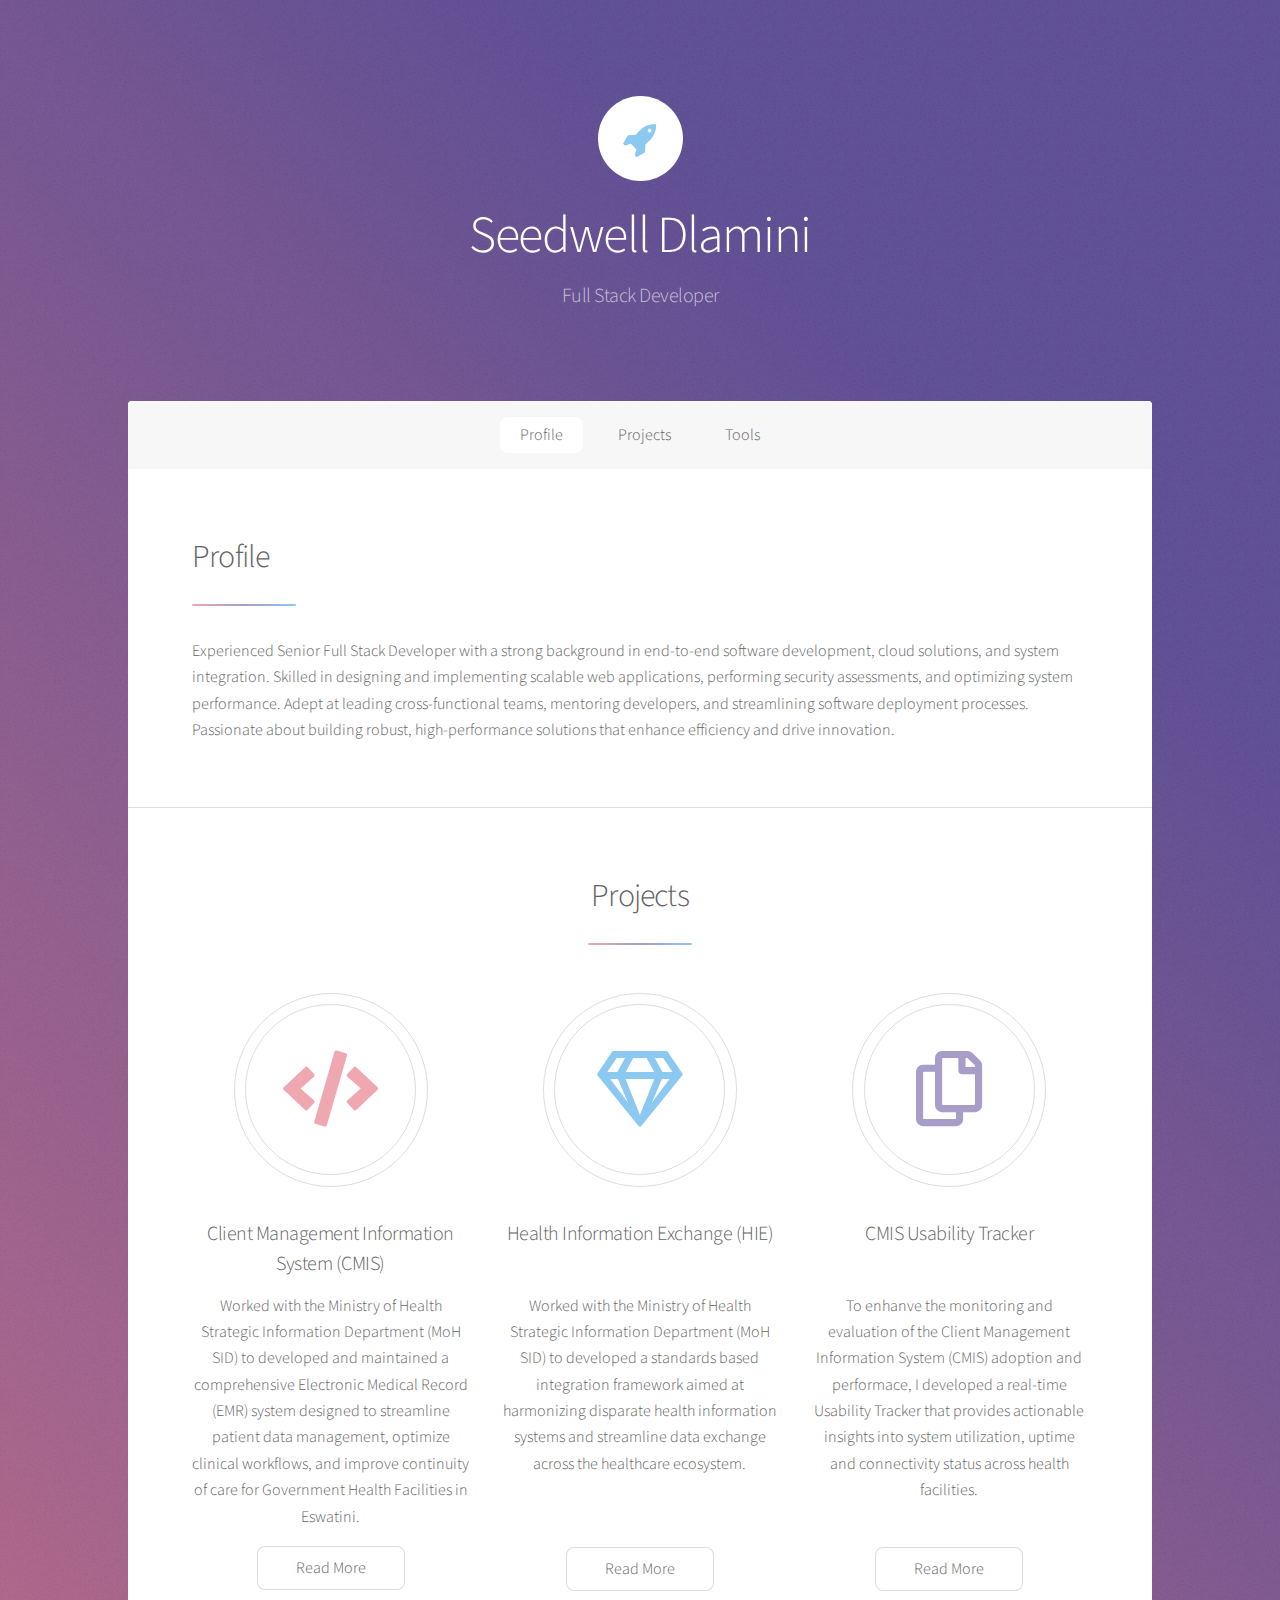
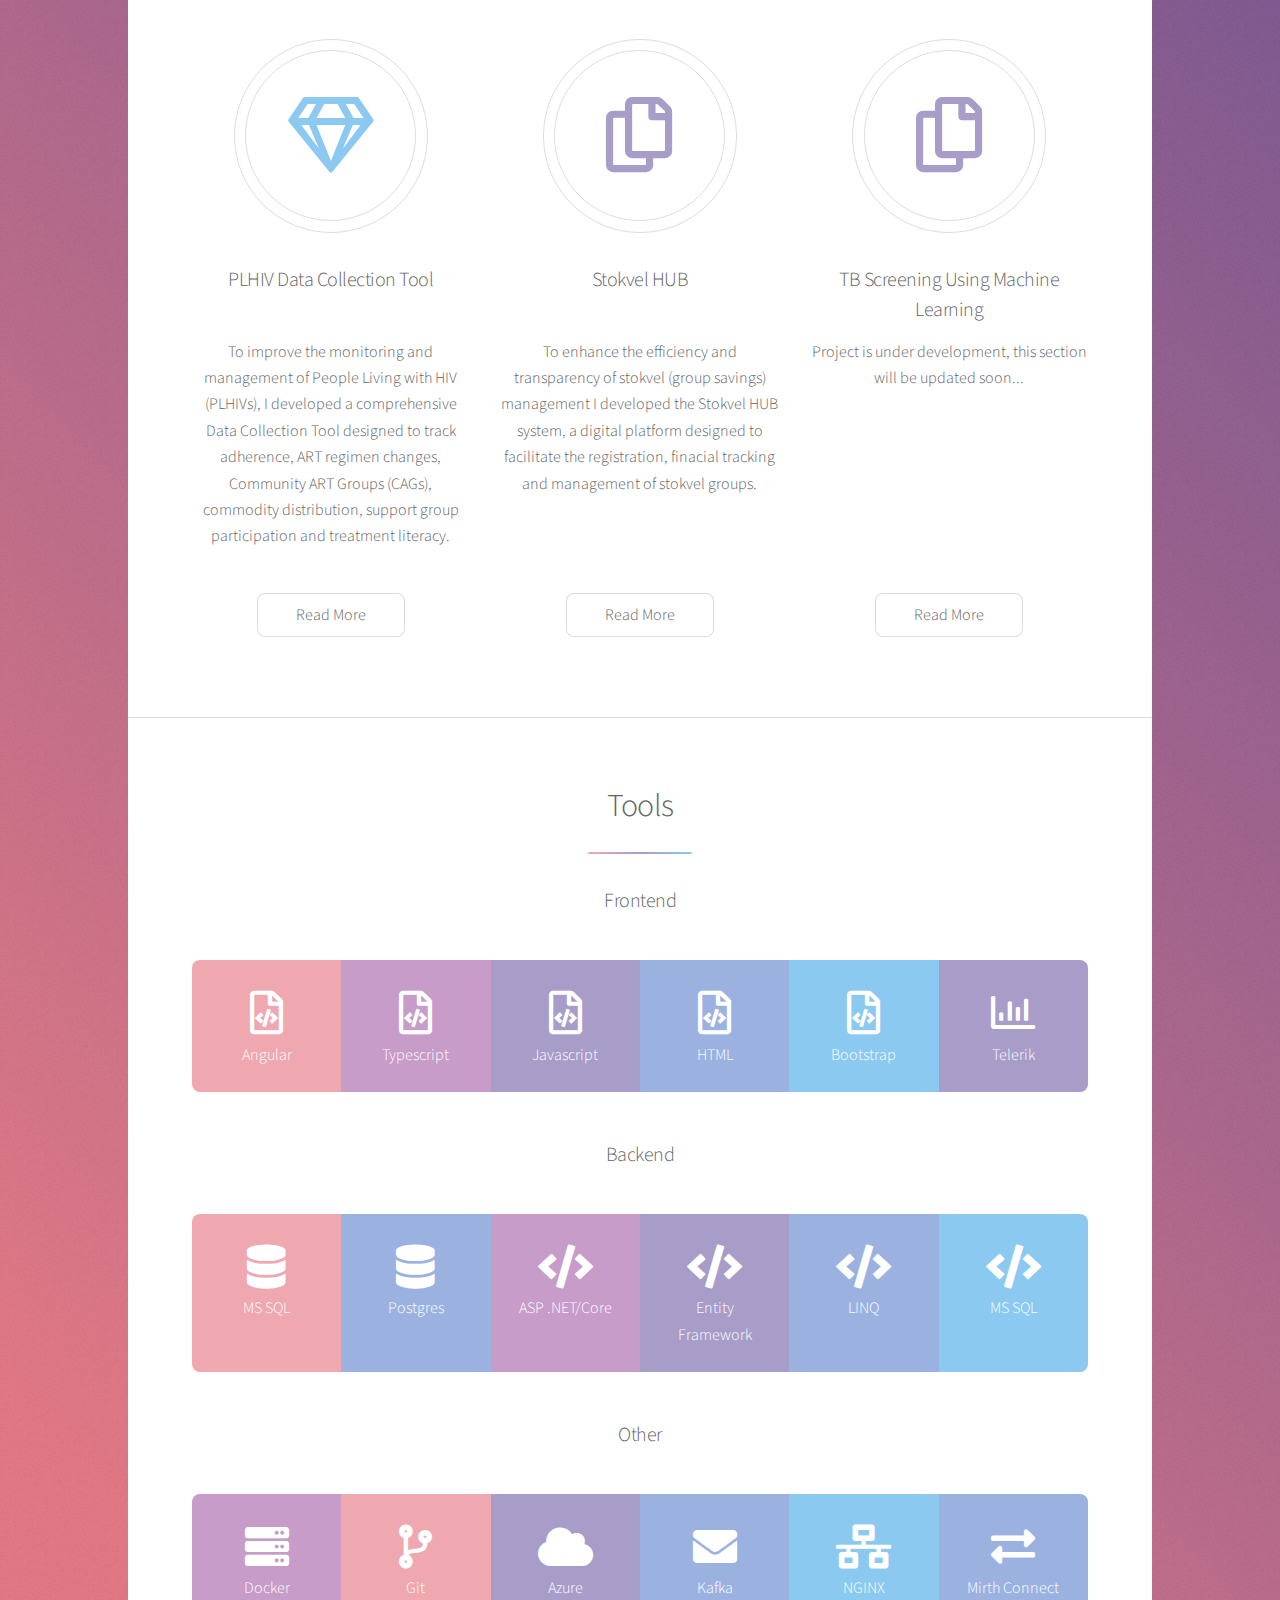
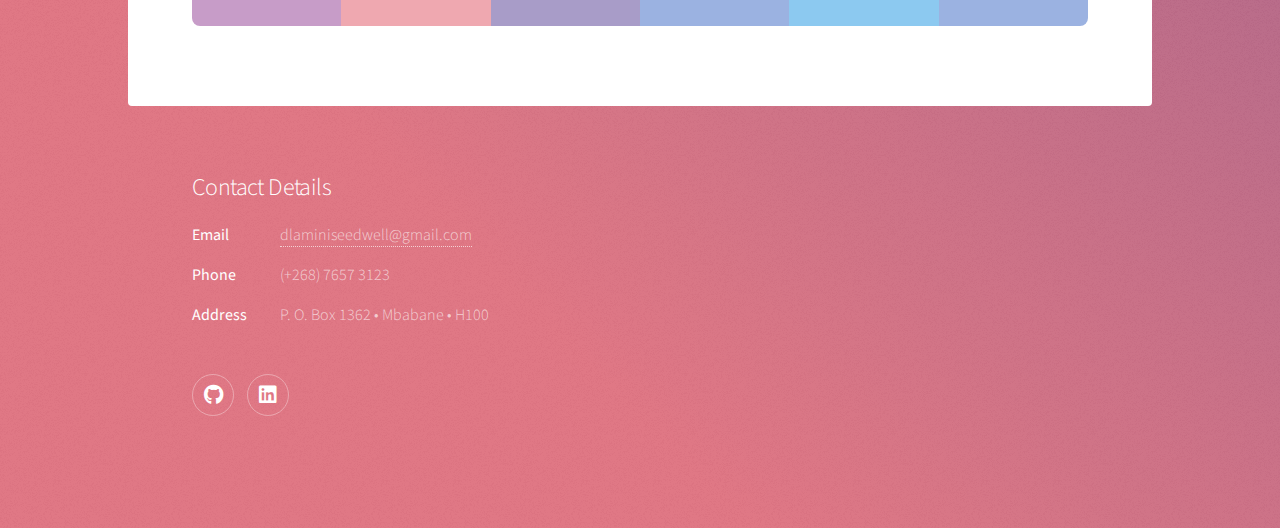
<file: index.html>
<!DOCTYPE HTML>
<!--
	Stellar by HTML5 UP
	html5up.net | @ajlkn
	Free for personal and commercial use under the CCA 3.0 license (html5up.net/license)
-->
<html>
	<head>
		<title>Portfolio - Seedwell Dlamini</title>
		<meta charset="utf-8" />
		<meta name="viewport" content="width=device-width, initial-scale=1, user-scalable=no" />
		<link rel="stylesheet" href="assets/css/main.css" />
		<noscript><link rel="stylesheet" href="assets/css/noscript.css" /></noscript>
	</head>
	<body class="is-preload">

		<!-- Wrapper -->
			<div id="wrapper">

				<!-- Header -->
					<header id="header" class="alt">
						<span class="logo"><img src="images/logo.svg" alt="" /></span>
						<h1>Seedwell Dlamini</h1>
						<p>Full Stack Developer</p>
					</header>

				<!-- Nav -->
					<nav id="nav">
						<ul>
							<li><a href="#profile" class="active">Profile</a></li>
							<li><a href="#projects">Projects</a></li>
							<li><a href="#tools">Tools</a></li>
						</ul>
					</nav>

				<!-- Main -->
					<div id="main">

						<!-- Introduction -->
							<section id="profile" class="main">
								<div class="spotlight">
									<div class="content">
										<header class="major">
											<h2>Profile</h2>
										</header>
										<p>
											Experienced Senior Full Stack Developer with a strong background in end-to-end software
											development, cloud solutions, and system integration. Skilled in designing and implementing
											scalable web applications, performing security assessments, and optimizing system performance.
											Adept at leading cross-functional teams, mentoring developers, and streamlining software
											deployment processes. Passionate about building robust, high-performance solutions that enhance
											efficiency and drive innovation.
										</p>
									</div>
									<!-- <span class="image"><img src="images/pic01.jpg" alt="" /></span> -->
								</div>
							</section>

						<!-- First Section -->
							<section id="projects" class="main special">
								<header class="major">
									<h2>Projects</h2>
								</header>
								<ul class="features">
									<li>
										<span class="icon solid major style1 fa-code"></span>
										<h3 class="project-header">Client Management Information System (CMIS)</h3>
										<p class="project-content" style="margin-bottom: 1em;">
											Worked with the Ministry of Health Strategic Information Department (MoH SID) to developed and maintained a comprehensive Electronic Medical Record (EMR) system designed to streamline patient data management, 
											optimize clinical workflows, and improve continuity of care for Government Health Facilities in Eswatini.
										</p>
										<a href="cmis.html" class="button">Read More</a>
									</li>
									<li>
										<span class="icon major style5 fa-gem"></span>
										<h3 class="project-header">Health Information Exchange (HIE)</h3>
										<p class="project-content" style="margin-bottom: 1em;height: 14.9em;">
											Worked with the Ministry of Health Strategic Information Department (MoH SID) to developed a standards based integration framework aimed at harmonizing 
											disparate health information systems and streamline data exchange across the healthcare ecosystem.
										</p>
										<a href="hie.html" class="button">Read More</a>
									</li>

									<li>
										<span class="icon major style3 fa-copy"></span>
										<h3 class="project-header">CMIS Usability Tracker</h3>
										<p class="project-content" style="margin-bottom: 1em;height: 14.9em;">
											To enhanve the monitoring and evaluation of the Client Management Information System (CMIS) adoption and performace, I developed a real-time Usability Tracker
											that provides actionable insights into system utilization, uptime and connectivity status across health facilities.
										</p>
										<a href="usability-tracker.html" class="button">Read More</a>
									</li>

									<li>
										<span class="icon major style5 fa-gem"></span>
										<h3 class="project-header">PLHIV Data Collection Tool</h3>
										<p class="project-content" style="margin-bottom: 1em;height: 14.9em;">
											To improve the monitoring and management of People Living with HIV (PLHIVs), I developed a comprehensive Data Collection Tool designed to track adherence, 
											ART regimen changes, Community ART Groups (CAGs), commodity distribution, support group participation and treatment literacy.
										</p>
										<a href="plhiv.html" class="button">Read More</a>
									</li>

									<li>
										<span class="icon major style3 fa-copy"></span>
										<h3 class="project-header">Stokvel HUB</h3>
										<p class="project-content" style="margin-bottom: 1em;height: 14.9em;">
											To enhance the efficiency and transparency of stokvel (group savings) management I developed the Stokvel HUB system, a digital platform designed to facilitate 
											the registration, finacial tracking and management of stokvel groups.
										</p>
										<a href="stokvel-hub.html" class="button">Read More</a>
									</li>
									
									<li>
										<span class="icon major style3 fa-copy"></span>
										<h3 class="project-header">TB Screening Using Machine Learning</h3>
										<p class="project-content" style="margin-bottom: 1em;height: 14.9em;">
											Project is under development, this section will be updated soon...
										</p>
										<a href="#" class="button">Read More</a>
									</li>

									
									<!-- <li>
										<span class="icon major style3 fa-copy"></span>
										<h3 class="project-header">Ticketing System</h3>
										<p class="project-content" style="margin-bottom: 1em;">
											Developed the CMIS usability tracker using ASP .NET Core, ASP .NET MVC, Entity Framework Core, Microsoft SQL Server, Telerik for visualizations
										</p>
										<a href="generic.html" class="button">Github</a>
									</li> -->
								</ul>
							</section>

							<section id="tools" class="main special">
								<header class="major">
									<h2>Tools</h2>
									<h3 class="project-header">Frontend</h3>
									<ul class="statistics">
										<li class="style1">
											<span class="icon fa-file-code"></span>
											<br />Angular
										</li>
										<li class="style2">
											<span class="icon fa-file-code"></span>
											<br />Typescript
										</li>
										<li class="style3">
											<span class="icon fa-file-code"></span>
											<br />Javascript
										</li>
										<li class="style4">
											<span class="icon fa-file-code"></span>
											<br />HTML
										</li>
										<li class="style5">
											<span class="icon fa-file-code"></span>
											<br />Bootstrap
										</li>
										<li class="style3">
											<span class="icon fa-chart-bar"></span>
											<br />Telerik
										</li>
									</ul>
								</header>

								<header class="major">
									<h3 class="project-header">Backend</h3>
									<ul class="statistics">
										<li class="style1">
											<span class="icon solid fa-database"></span>
											<br />MS SQL
										</li>
										<li class="style4">
											<span class="icon solid fa-database"></span>
											<br />Postgres
										</li>
										<li class="style2">
											<span class="icon solid fa-code"></span>
											<br />ASP .NET/Core
										</li>
										<li class="style3">
											<span class="icon solid fa-code"></span>
											<br />Entity Framework
										</li>
										<li class="style4">
											<span class="icon solid fa-code"></span>
											<br />LINQ
										</li>
										<li class="style5">
											<span class="icon solid fa-code"></span>
											<br />MS SQL
										</li>
									</ul>
								</header>

								<header class="major"></header>
									<h3 class="project-header">Other</h3>
									<ul class="statistics">
										<li class="style2">
											<span class="icon solid fa-server"></span>
											<br />Docker
										</li>
										<li class="style1">
											<span class="icon solid fa-code-branch"></span>
											<br />Git
										</li>
										<li class="style3">
											<span class="icon solid fa-cloud"></span>
											<br />Azure
										</li>
										<li class="style4">
											<span class="icon solid fa-envelope"></span>
											<br />Kafka
										</li>
										<li class="style5">
											<span class="icon solid fa-network-wired"></span>
											<br />NGINX
										</li>
										<li class="style4">
											<span class="icon solid fa-exchange-alt"></span>
											<br />Mirth Connect
										</li>
									</ul>
								</header>

								<!-- <header class="major"></header>
									<ul class="statistics">
										<li class="style3">
											<span class="icon solid fa-laptop"></span>
											<br />Visual Studio
										</li>
										<li class="style4">
											<span class="icon solid fa-laptop"></span>
											<br />Visual Studio Code
										</li>
										<li class="style5">
											<span class="icon solid fa-laptop"></span>
											<br />SSMS
										</li>
									</ul>
								</header> -->
							</section>
					</div>

				<!-- Footer -->
				<footer id="footer">
					<section>
						<h2>Contact Details</h2>
						<dl class="alt">
							<dt>Email</dt>
							<dd><a href="#">dlaminiseedwell@gmail.com</a></dd>
							<dt>Phone</dt>
							<dd>(+268) 7657 3123</dd>
							<dt>Address</dt>
							<dd>P. O. Box 1362 &bull; Mbabane &bull; H100</dd>
						</dl>
						<ul class="icons">
							<li><a href="https://github.com/sidwelldee" target="_blank" class="icon brands fa-github alt"><span class="label">Github</span></a></li>
							<li><a href="https://www.linkedin.com/in/sidwell-dlamini-6277bbbb" target="_blank" class="icon brands fa-linkedin alt"><span class="label">LinkedIn</span></a></li>
						</ul>
					</section>
					
				</footer>
			</div>

		<!-- Scripts -->
			<script src="assets/js/jquery.min.js"></script>
			<script src="assets/js/jquery.scrollex.min.js"></script>
			<script src="assets/js/jquery.scrolly.min.js"></script>
			<script src="assets/js/browser.min.js"></script>
			<script src="assets/js/breakpoints.min.js"></script>
			<script src="assets/js/util.js"></script>
			<script src="assets/js/main.js"></script>

	</body>
</html>
</file>
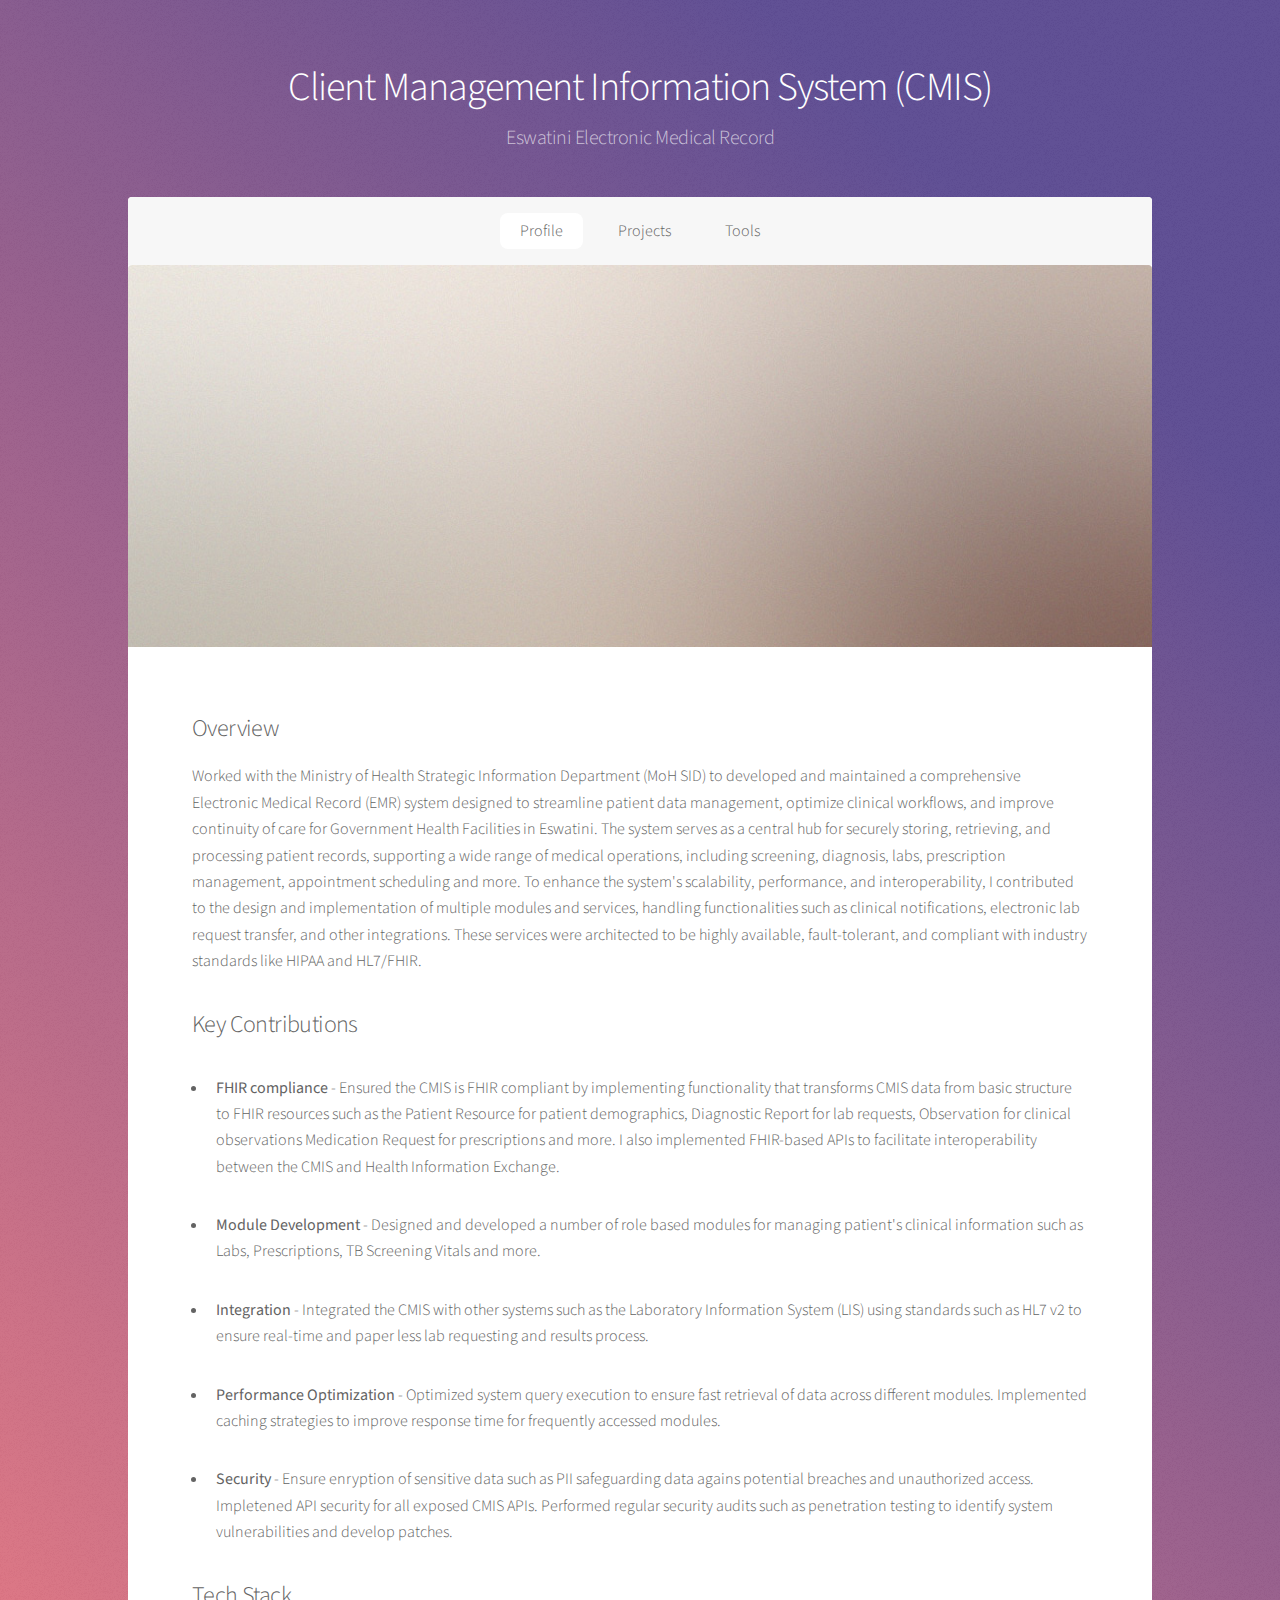
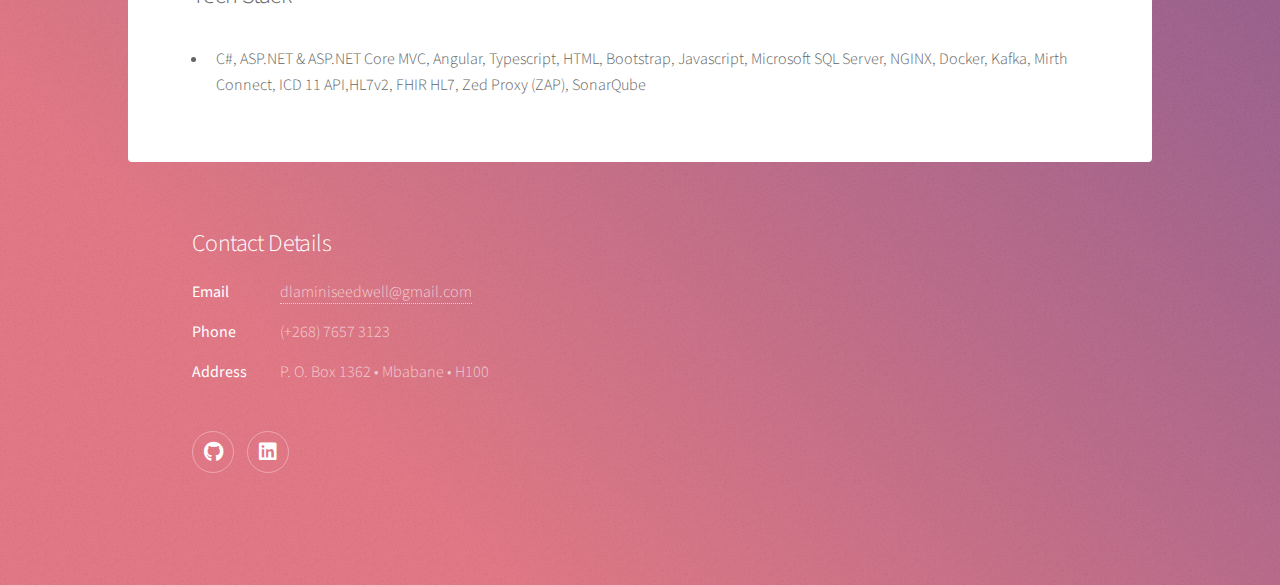
<file: cmis.html>
<!DOCTYPE HTML>
<!--
	Stellar by HTML5 UP
	html5up.net | @ajlkn
	Free for personal and commercial use under the CCA 3.0 license (html5up.net/license)
-->
<html>
	<head>
		<title>Portfolio - CMIS</title>
		<meta charset="utf-8" />
		<meta name="viewport" content="width=device-width, initial-scale=1, user-scalable=no" />
		<link rel="stylesheet" href="assets/css/main.css" />
		<noscript><link rel="stylesheet" href="assets/css/noscript.css" /></noscript>
	</head>
	<body class="is-preload">

		<!-- Wrapper -->
			<div id="wrapper">

				<!-- Header -->
					<header id="header">
						<h1>Client Management Information System (CMIS)</h1>
						<p>Eswatini Electronic Medical Record</p>
					</header>

					<!-- Nav -->
					<nav id="nav">
						<ul>
							<li><a href="index.html#profile" class="active">Profile</a></li>
							<li><a href="index.html#projects">Projects</a></li>
							<li><a href="index.html#tools">Tools</a></li>
						</ul>
					</nav>

				<!-- Main -->
					<div id="main">

						<!-- Content -->
							<section id="content" class="main">
								<span class="image main"><img src="images/pic04.jpg" alt="" /></span>
								<h2>Overview</h2>
								<p>
									Worked with the Ministry of Health Strategic Information Department (MoH SID) to developed and maintained a comprehensive Electronic Medical Record (EMR) system designed to streamline patient data management, 
									optimize clinical workflows, and improve continuity of care for Government Health Facilities in Eswatini. 
									The system serves as a central hub for securely storing, retrieving, and processing patient records, supporting a wide range of medical operations, 
									including screening, diagnosis, labs, prescription management, appointment scheduling and more.
									To enhance the system&apos;s scalability, performance, and interoperability, I contributed to the design and implementation of multiple modules and services, 
									handling functionalities such as clinical notifications, electronic lab request transfer, and other integrations. 
									These services were architected to be highly available, fault-tolerant, and compliant with industry standards like HIPAA and HL7/FHIR.
								</p>
								
								
								<h2>Key Contributions</h2>
								<p>
									<ul>
										<li>
											<strong>FHIR compliance</strong> - Ensured the CMIS is FHIR compliant by implementing functionality that transforms CMIS data from basic structure to FHIR resources such as the Patient Resource for patient demographics,
											Diagnostic Report for lab requests, Observation for clinical observations Medication Request for prescriptions and more. I also implemented FHIR-based APIs to facilitate
											interoperability between the CMIS and Health Information Exchange.
										</li>
									</ul>
									<ul>
										<li>
											<strong>Module Development</strong> - Designed and developed a number of role based modules for managing patient's clinical information such as Labs, Prescriptions, TB Screening
											Vitals and more.
										</li>
									</ul>
									<ul>
										<li>
											<strong>Integration</strong> - Integrated the CMIS with other systems such as the Laboratory Information System (LIS) using standards such as HL7 v2 
											to ensure real-time and paper less lab requesting and results process.</li>
									</ul>
									<ul>
										<li>
											<strong>Performance Optimization</strong> - Optimized system query execution to ensure fast retrieval of data across different modules. Implemented caching strategies to improve
											response time for frequently accessed modules.
										</li>
									</ul>
									<ul>
										<li>
											<strong>Security</strong> - Ensure enryption of sensitive data such as PII safeguarding data agains potential breaches and unauthorized access. Impletened API security for all exposed CMIS APIs.
											Performed regular security audits such as penetration testing to identify system vulnerabilities and develop patches.
										</li>
									</ul>
								</p>

								<h2>Tech Stack</h2>
								<p>
									<ul>
										<li>
											C#, ASP.NET & ASP.NET Core MVC, Angular, Typescript, HTML, Bootstrap, Javascript, Microsoft SQL Server, NGINX, Docker, Kafka, Mirth Connect, ICD 11 API,HL7v2, FHIR HL7, 
											Zed Proxy (ZAP), SonarQube
										</li>
									</ul>
								</p>
							</section>

					</div>

				<!-- Footer -->
				<footer id="footer">
					<section>
						<h2>Contact Details</h2>
						<dl class="alt">
							<dt>Email</dt>
							<dd><a href="#">dlaminiseedwell@gmail.com</a></dd>
							<dt>Phone</dt>
							<dd>(+268) 7657 3123</dd>
							<dt>Address</dt>
							<dd>P. O. Box 1362 &bull; Mbabane &bull; H100</dd>
						</dl>
						<ul class="icons">
							<li><a href="https://github.com/sidwelldee" target="_blank" class="icon brands fa-github alt"><span class="label">Github</span></a></li>
							<li><a href="https://www.linkedin.com/in/sidwell-dlamini-6277bbbb" target="_blank" class="icon brands fa-linkedin alt"><span class="label">LinkedIn</span></a></li>
						</ul>
					</section>
					
				</footer>

			</div>

		<!-- Scripts -->
			<script src="assets/js/jquery.min.js"></script>
			<script src="assets/js/jquery.scrollex.min.js"></script>
			<script src="assets/js/jquery.scrolly.min.js"></script>
			<script src="assets/js/browser.min.js"></script>
			<script src="assets/js/breakpoints.min.js"></script>
			<script src="assets/js/util.js"></script>
			<script src="assets/js/main.js"></script>

	</body>
</html>
</file>
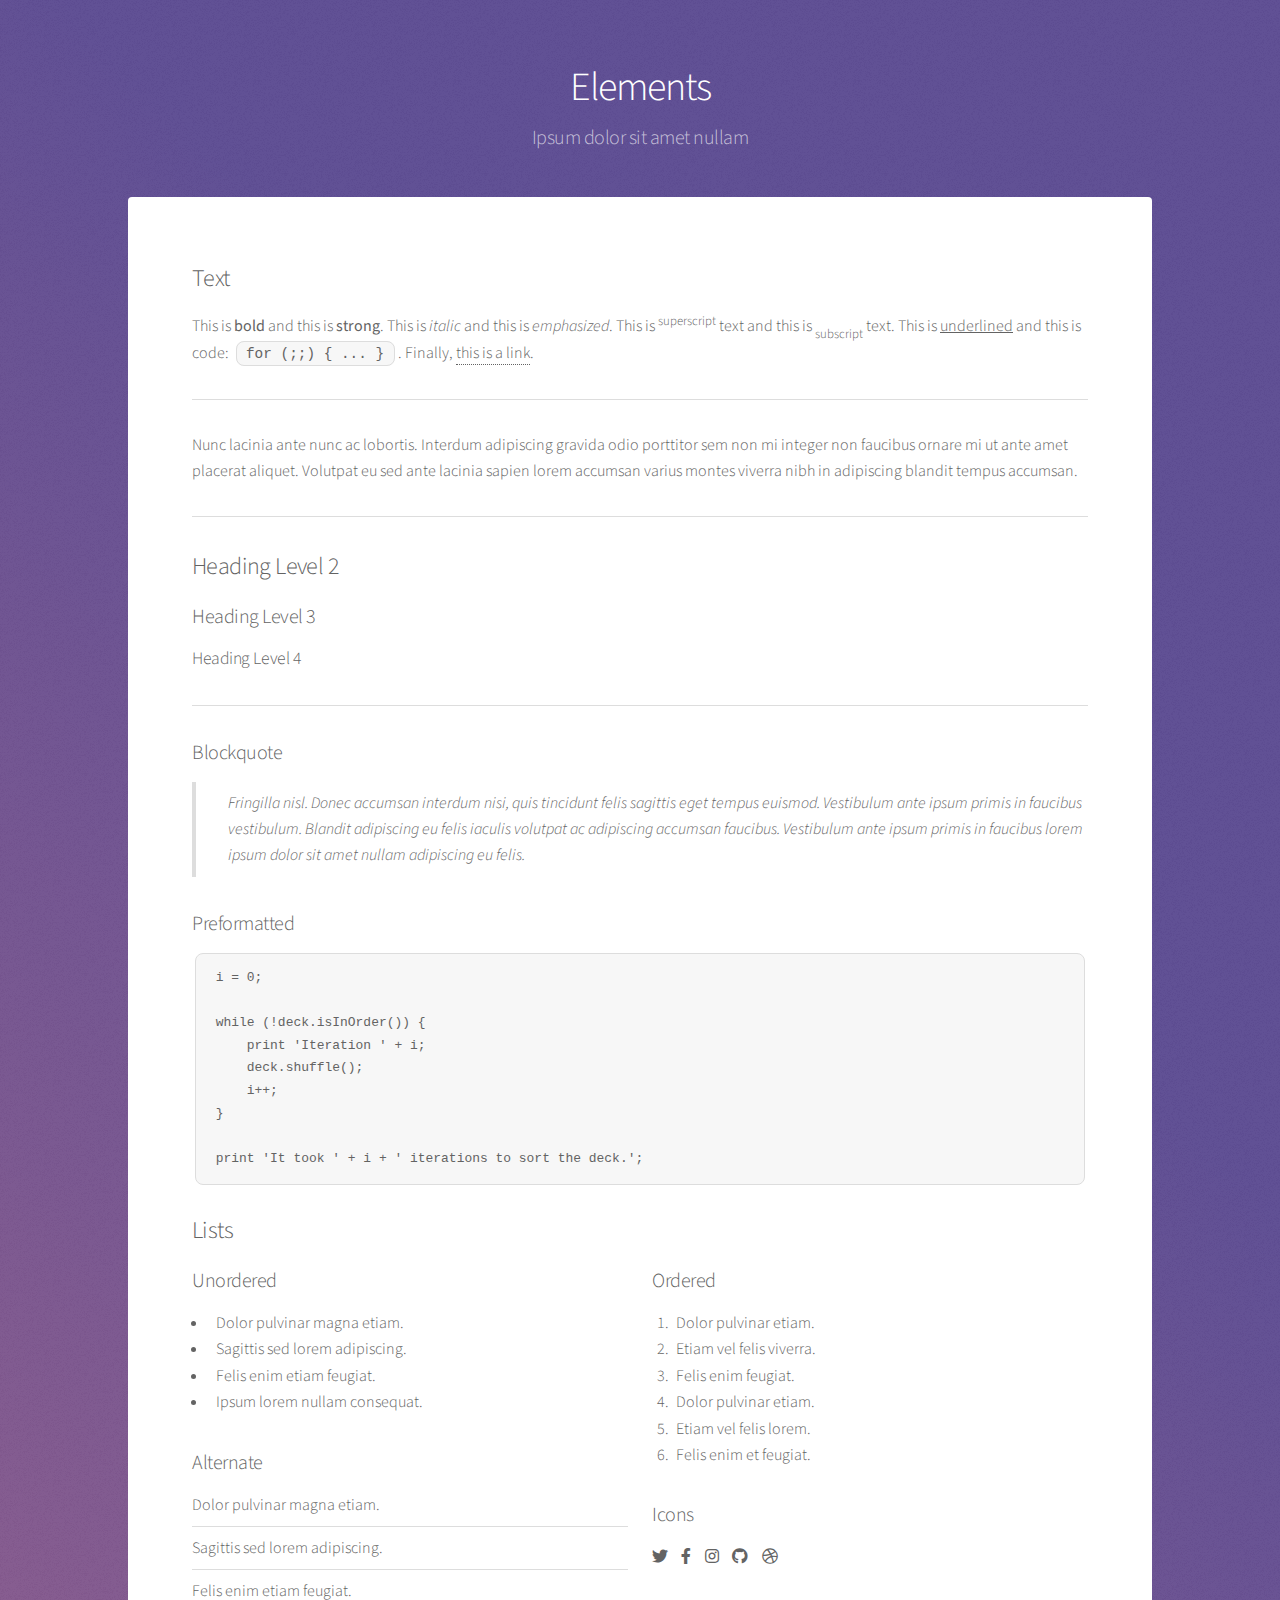
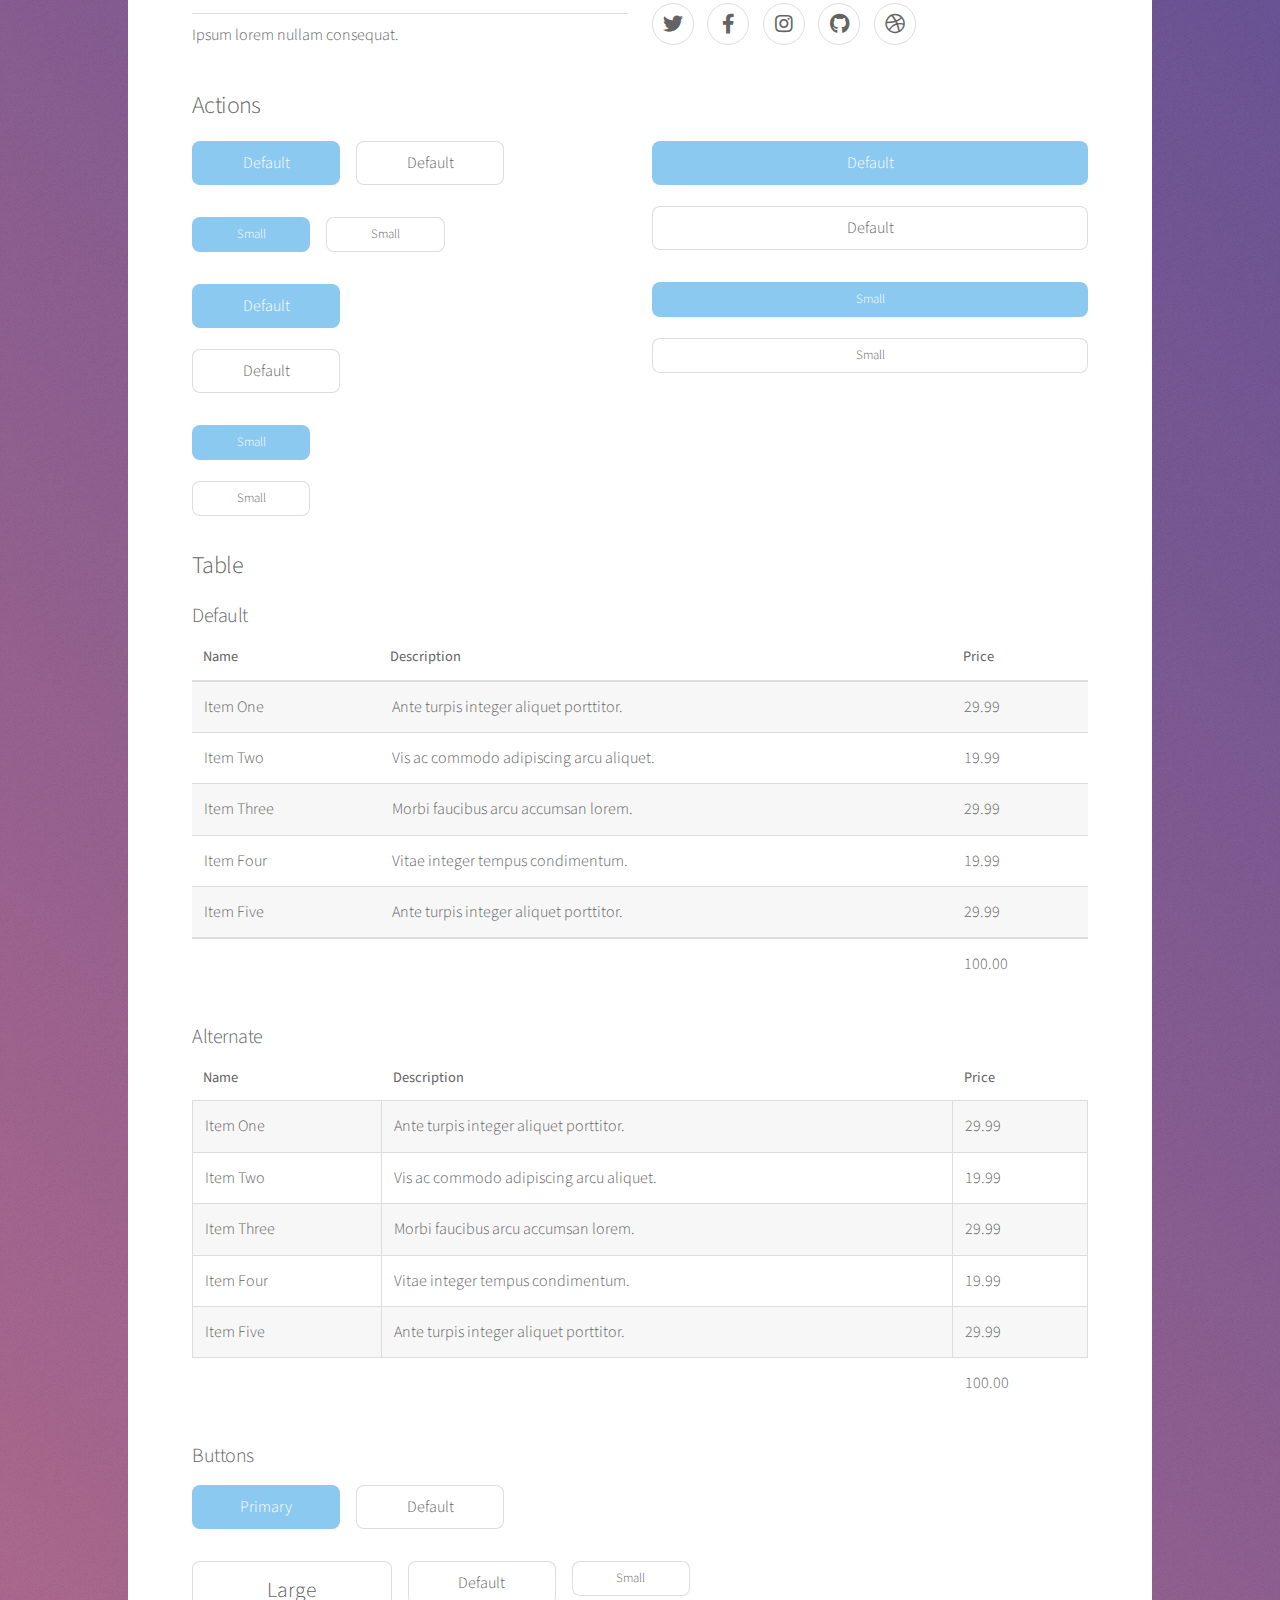
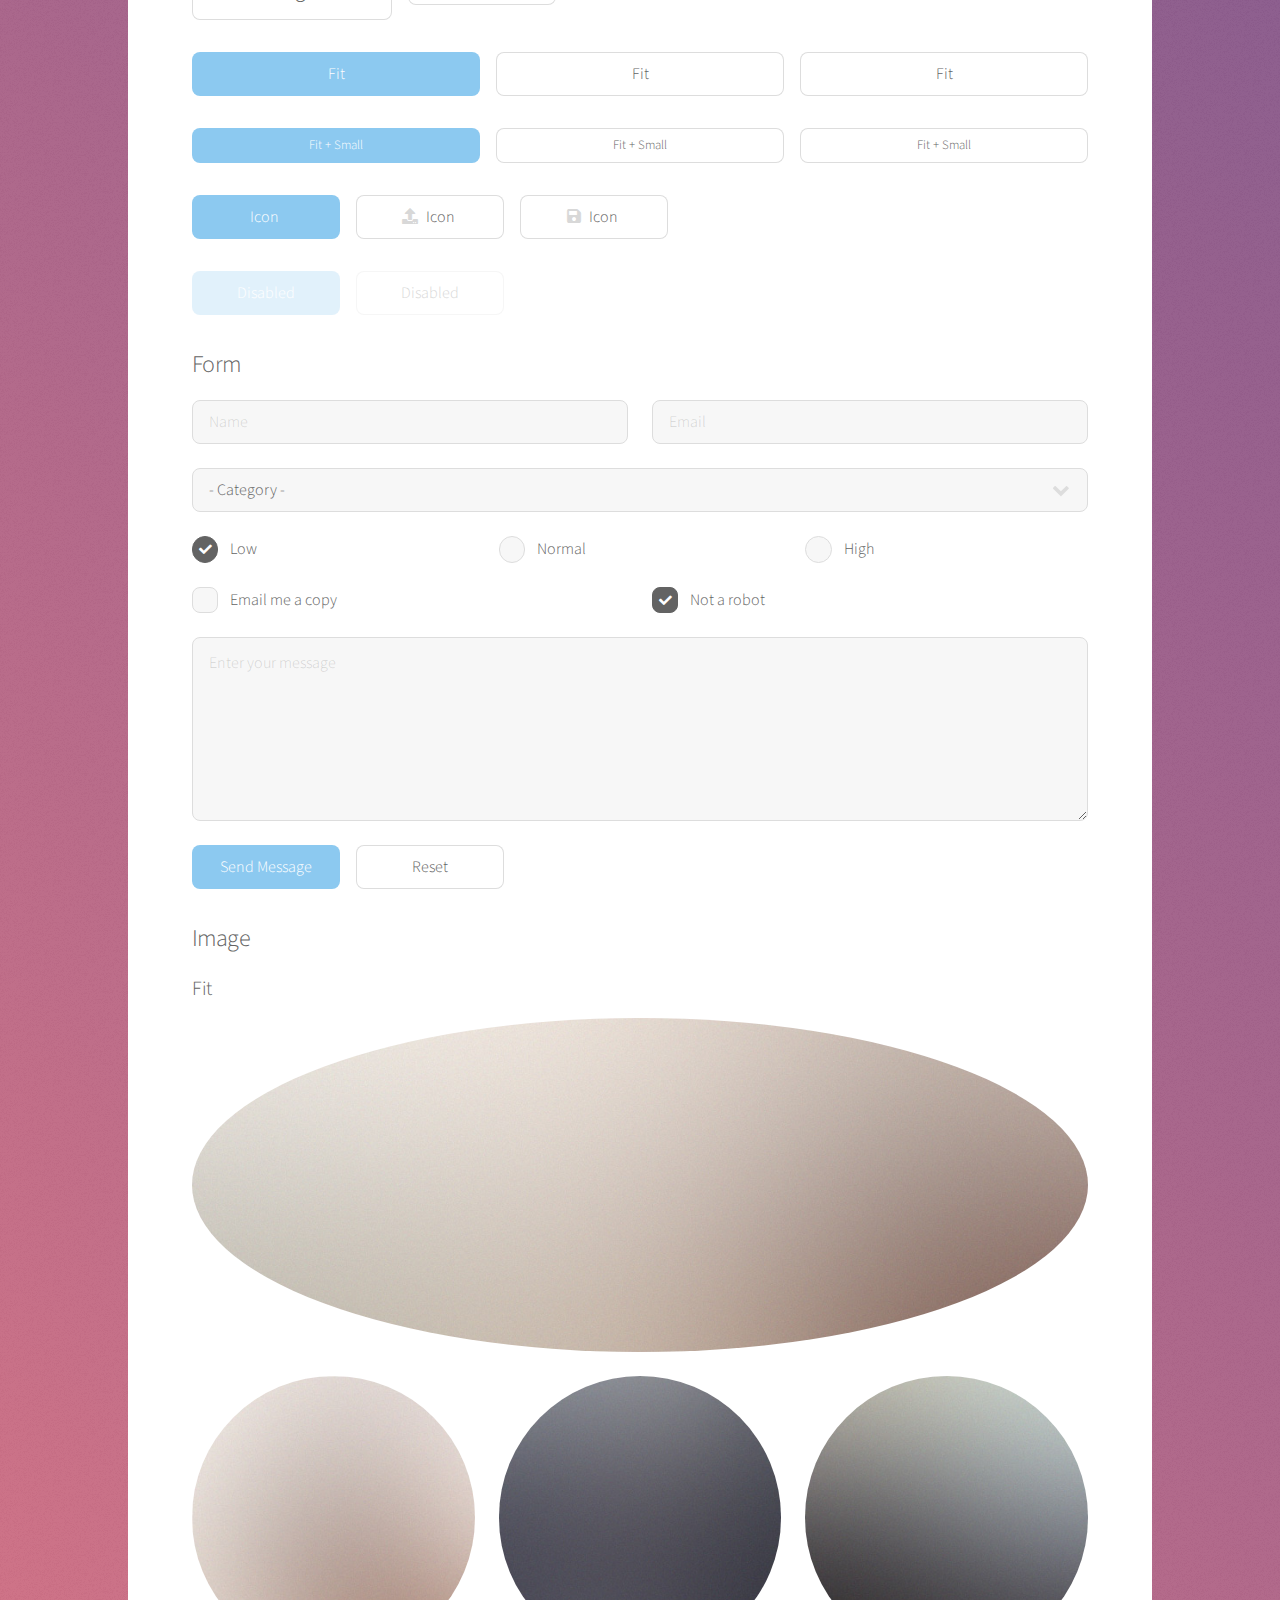
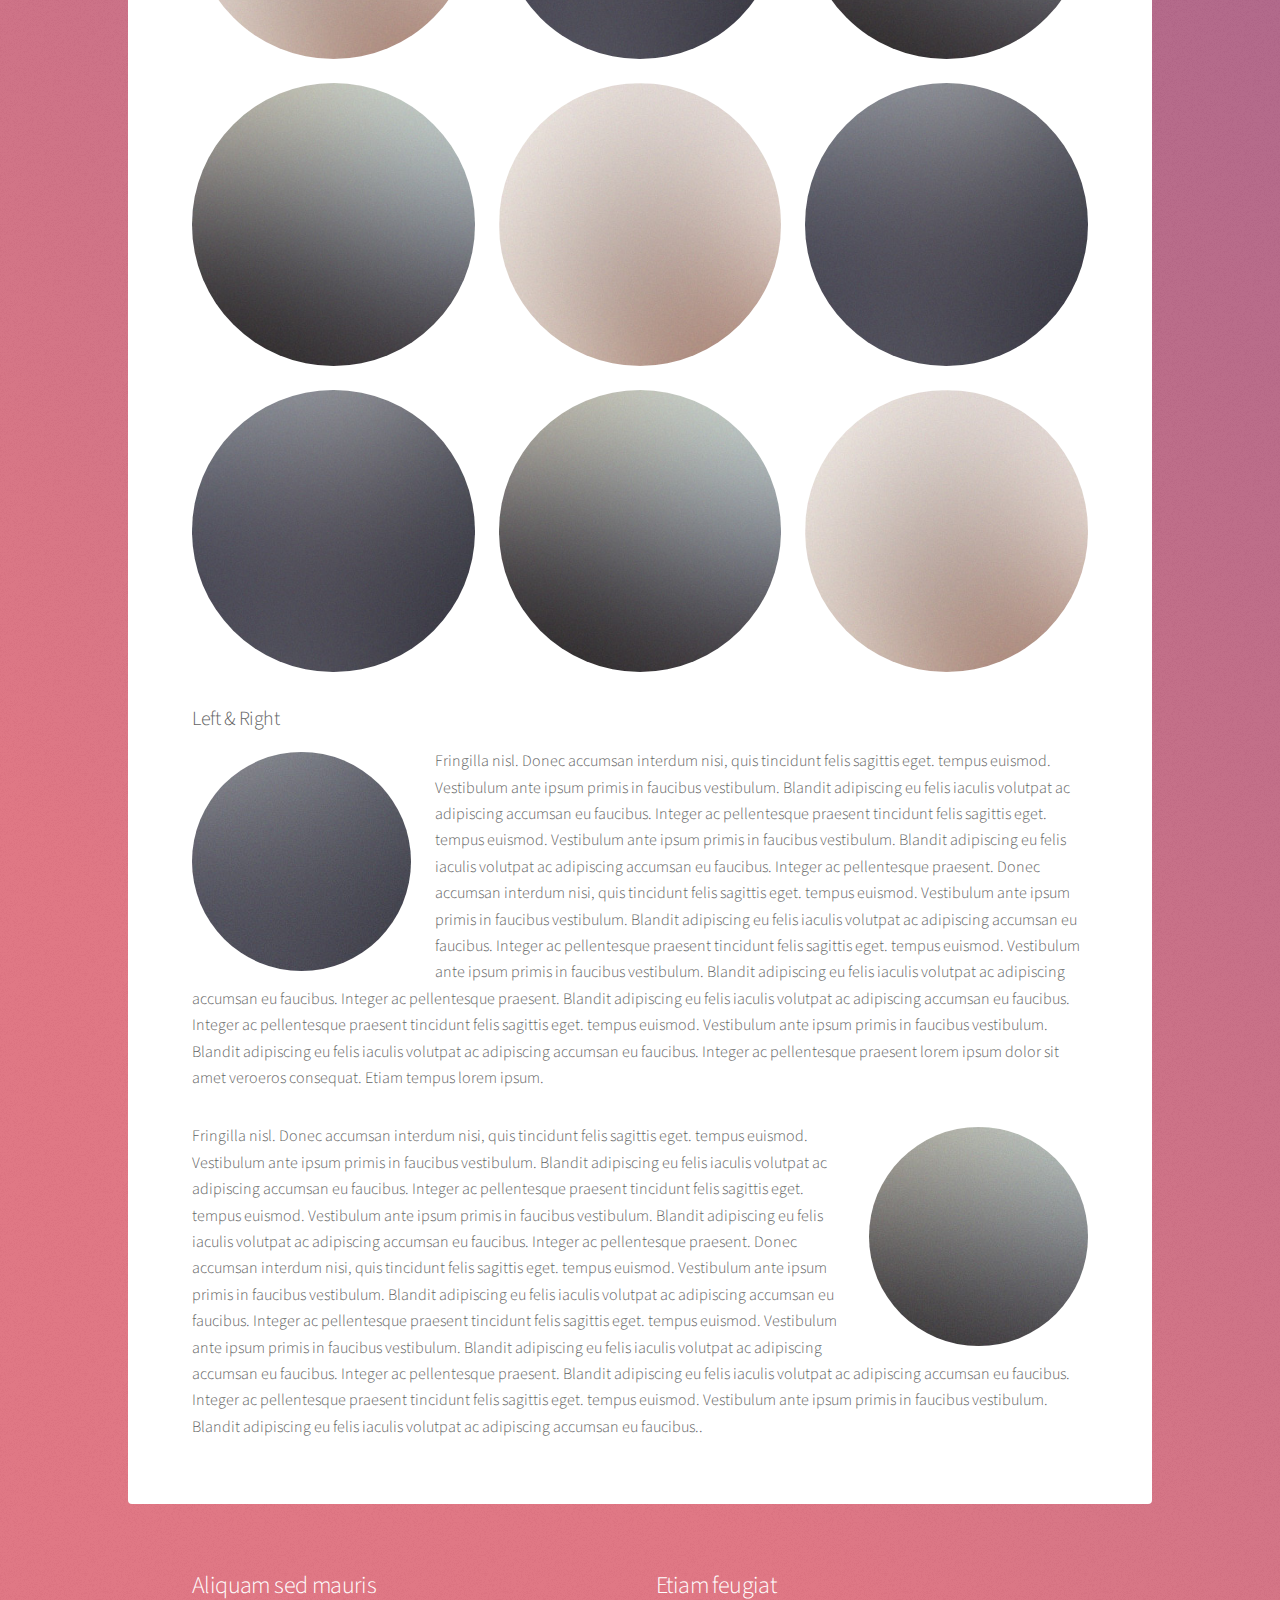
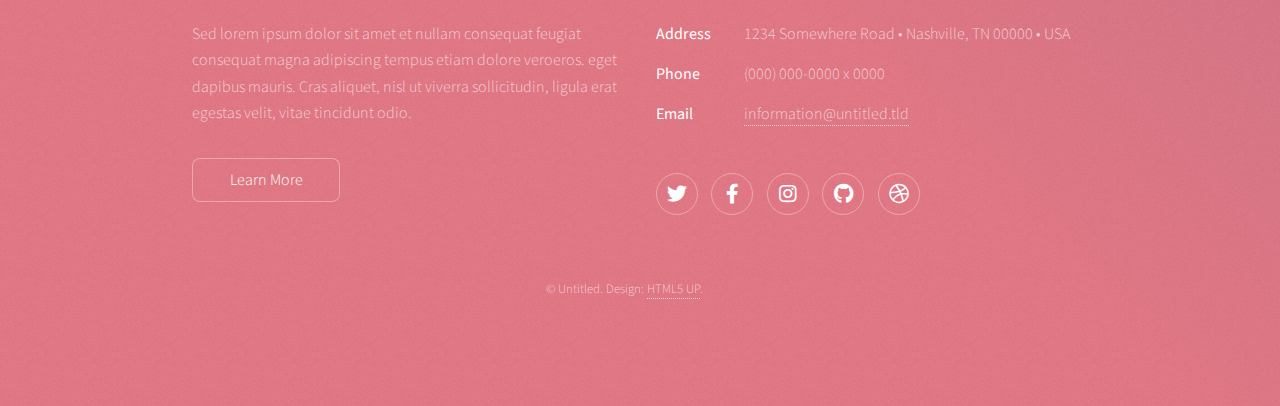
<file: elements.html>
<!DOCTYPE HTML>
<!--
	Stellar by HTML5 UP
	html5up.net | @ajlkn
	Free for personal and commercial use under the CCA 3.0 license (html5up.net/license)
-->
<html>
	<head>
		<title>Elements - Stellar by HTML5 UP</title>
		<meta charset="utf-8" />
		<meta name="viewport" content="width=device-width, initial-scale=1, user-scalable=no" />
		<link rel="stylesheet" href="assets/css/main.css" />
		<noscript><link rel="stylesheet" href="assets/css/noscript.css" /></noscript>
	</head>
	<body class="is-preload">

		<!-- Wrapper -->
			<div id="wrapper">

				<!-- Header -->
					<header id="header">
						<h1>Elements</h1>
						<p>Ipsum dolor sit amet nullam</p>
					</header>

				<!-- Main -->
					<div id="main">

						<!-- Content -->
							<section id="content" class="main">

								<!-- Text -->
									<section>
										<h2>Text</h2>
										<p>This is <b>bold</b> and this is <strong>strong</strong>. This is <i>italic</i> and this is <em>emphasized</em>.
										This is <sup>superscript</sup> text and this is <sub>subscript</sub> text.
										This is <u>underlined</u> and this is code: <code>for (;;) { ... }</code>. Finally, <a href="#">this is a link</a>.</p>
										<hr />
										<p>Nunc lacinia ante nunc ac lobortis. Interdum adipiscing gravida odio porttitor sem non mi integer non faucibus ornare mi ut ante amet placerat aliquet. Volutpat eu sed ante lacinia sapien lorem accumsan varius montes viverra nibh in adipiscing blandit tempus accumsan.</p>
										<hr />
										<h2>Heading Level 2</h2>
										<h3>Heading Level 3</h3>
										<h4>Heading Level 4</h4>
										<hr />
										<h3>Blockquote</h3>
										<blockquote>Fringilla nisl. Donec accumsan interdum nisi, quis tincidunt felis sagittis eget tempus euismod. Vestibulum ante ipsum primis in faucibus vestibulum. Blandit adipiscing eu felis iaculis volutpat ac adipiscing accumsan faucibus. Vestibulum ante ipsum primis in faucibus lorem ipsum dolor sit amet nullam adipiscing eu felis.</blockquote>
										<h3>Preformatted</h3>
										<pre><code>i = 0;

while (!deck.isInOrder()) {
    print 'Iteration ' + i;
    deck.shuffle();
    i++;
}

print 'It took ' + i + ' iterations to sort the deck.';</code></pre>
									</section>

								<!-- Lists -->
									<section>
										<h2>Lists</h2>
										<div class="row">
											<div class="col-6 col-12-medium">
												<h3>Unordered</h3>
												<ul>
													<li>Dolor pulvinar magna etiam.</li>
													<li>Sagittis sed lorem adipiscing.</li>
													<li>Felis enim etiam feugiat.</li>
													<li>Ipsum lorem nullam consequat.</li>
												</ul>
												<h3>Alternate</h3>
												<ul class="alt">
													<li>Dolor pulvinar magna etiam.</li>
													<li>Sagittis sed lorem adipiscing.</li>
													<li>Felis enim etiam feugiat.</li>
													<li>Ipsum lorem nullam consequat.</li>
												</ul>
											</div>
											<div class="col-6 col-12-medium">
												<h3>Ordered</h3>
												<ol>
													<li>Dolor pulvinar etiam.</li>
													<li>Etiam vel felis viverra.</li>
													<li>Felis enim feugiat.</li>
													<li>Dolor pulvinar etiam.</li>
													<li>Etiam vel felis lorem.</li>
													<li>Felis enim et feugiat.</li>
												</ol>
												<h3>Icons</h3>
												<ul class="icons">
													<li><a href="#" class="icon brands fa-twitter"><span class="label">Twitter</span></a></li>
													<li><a href="#" class="icon brands fa-facebook-f"><span class="label">Facebook</span></a></li>
													<li><a href="#" class="icon brands fa-instagram"><span class="label">Instagram</span></a></li>
													<li><a href="#" class="icon brands fa-github"><span class="label">GitHub</span></a></li>
													<li><a href="#" class="icon brands fa-dribbble"><span class="label">Dribbble</span></a></li>
												</ul>
												<ul class="icons">
													<li><a href="#" class="icon brands alt fa-twitter"><span class="label">Twitter</span></a></li>
													<li><a href="#" class="icon brands alt fa-facebook-f"><span class="label">Facebook</span></a></li>
													<li><a href="#" class="icon brands alt fa-instagram"><span class="label">Instagram</span></a></li>
													<li><a href="#" class="icon brands alt fa-github"><span class="label">GitHub</span></a></li>
													<li><a href="#" class="icon brands alt fa-dribbble"><span class="label">Dribbble</span></a></li>
												</ul>
											</div>
										</div>
										<h2>Actions</h2>
										<div class="row">
											<div class="col-6 col-12-medium">
												<ul class="actions">
													<li><a href="#" class="button primary">Default</a></li>
													<li><a href="#" class="button">Default</a></li>
												</ul>
												<ul class="actions small">
													<li><a href="#" class="button primary small">Small</a></li>
													<li><a href="#" class="button small">Small</a></li>
												</ul>
												<ul class="actions stacked">
													<li><a href="#" class="button primary">Default</a></li>
													<li><a href="#" class="button">Default</a></li>
												</ul>
												<ul class="actions stacked">
													<li><a href="#" class="button primary small">Small</a></li>
													<li><a href="#" class="button small">Small</a></li>
												</ul>
											</div>
											<div class="col-6 col-12-medium">
												<ul class="actions stacked">
													<li><a href="#" class="button primary fit">Default</a></li>
													<li><a href="#" class="button fit">Default</a></li>
												</ul>
												<ul class="actions stacked">
													<li><a href="#" class="button primary small fit">Small</a></li>
													<li><a href="#" class="button small fit">Small</a></li>
												</ul>
											</div>
										</div>
									</section>

								<!-- Table -->
									<section>
										<h2>Table</h2>
										<h3>Default</h3>
										<div class="table-wrapper">
											<table>
												<thead>
													<tr>
														<th>Name</th>
														<th>Description</th>
														<th>Price</th>
													</tr>
												</thead>
												<tbody>
													<tr>
														<td>Item One</td>
														<td>Ante turpis integer aliquet porttitor.</td>
														<td>29.99</td>
													</tr>
													<tr>
														<td>Item Two</td>
														<td>Vis ac commodo adipiscing arcu aliquet.</td>
														<td>19.99</td>
													</tr>
													<tr>
														<td>Item Three</td>
														<td> Morbi faucibus arcu accumsan lorem.</td>
														<td>29.99</td>
													</tr>
													<tr>
														<td>Item Four</td>
														<td>Vitae integer tempus condimentum.</td>
														<td>19.99</td>
													</tr>
													<tr>
														<td>Item Five</td>
														<td>Ante turpis integer aliquet porttitor.</td>
														<td>29.99</td>
													</tr>
												</tbody>
												<tfoot>
													<tr>
														<td colspan="2"></td>
														<td>100.00</td>
													</tr>
												</tfoot>
											</table>
										</div>

										<h3>Alternate</h3>
										<div class="table-wrapper">
											<table class="alt">
												<thead>
													<tr>
														<th>Name</th>
														<th>Description</th>
														<th>Price</th>
													</tr>
												</thead>
												<tbody>
													<tr>
														<td>Item One</td>
														<td>Ante turpis integer aliquet porttitor.</td>
														<td>29.99</td>
													</tr>
													<tr>
														<td>Item Two</td>
														<td>Vis ac commodo adipiscing arcu aliquet.</td>
														<td>19.99</td>
													</tr>
													<tr>
														<td>Item Three</td>
														<td> Morbi faucibus arcu accumsan lorem.</td>
														<td>29.99</td>
													</tr>
													<tr>
														<td>Item Four</td>
														<td>Vitae integer tempus condimentum.</td>
														<td>19.99</td>
													</tr>
													<tr>
														<td>Item Five</td>
														<td>Ante turpis integer aliquet porttitor.</td>
														<td>29.99</td>
													</tr>
												</tbody>
												<tfoot>
													<tr>
														<td colspan="2"></td>
														<td>100.00</td>
													</tr>
												</tfoot>
											</table>
										</div>
									</section>

								<!-- Buttons -->
									<section>
										<h3>Buttons</h3>
										<ul class="actions">
											<li><a href="#" class="button primary">Primary</a></li>
											<li><a href="#" class="button">Default</a></li>
										</ul>
										<ul class="actions">
											<li><a href="#" class="button large">Large</a></li>
											<li><a href="#" class="button">Default</a></li>
											<li><a href="#" class="button small">Small</a></li>
										</ul>
										<ul class="actions fit">
											<li><a href="#" class="button primary fit">Fit</a></li>
											<li><a href="#" class="button fit">Fit</a></li>
											<li><a href="#" class="button fit">Fit</a></li>
										</ul>
										<ul class="actions fit small">
											<li><a href="#" class="button primary fit small">Fit + Small</a></li>
											<li><a href="#" class="button fit small">Fit + Small</a></li>
											<li><a href="#" class="button fit small">Fit + Small</a></li>
										</ul>
										<ul class="actions">
											<li><a href="#" class="button primary icon solidfa-download">Icon</a></li>
											<li><a href="#" class="button icon solid fa-upload">Icon</a></li>
											<li><a href="#" class="button icon solid fa-save">Icon</a></li>
										</ul>
										<ul class="actions">
											<li><span class="button primary disabled">Disabled</span></li>
											<li><span class="button disabled">Disabled</span></li>
										</ul>
									</section>

								<!-- Form -->
									<section>
										<h2>Form</h2>
										<form method="post" action="#">
											<div class="row gtr-uniform">
												<div class="col-6 col-12-xsmall">
													<input type="text" name="demo-name" id="demo-name" value="" placeholder="Name" />
												</div>
												<div class="col-6 col-12-xsmall">
													<input type="email" name="demo-email" id="demo-email" value="" placeholder="Email" />
												</div>
												<div class="col-12">
													<select name="demo-category" id="demo-category">
														<option value="">- Category -</option>
														<option value="1">Manufacturing</option>
														<option value="1">Shipping</option>
														<option value="1">Administration</option>
														<option value="1">Human Resources</option>
													</select>
												</div>
												<div class="col-4 col-12-small">
													<input type="radio" id="demo-priority-low" name="demo-priority" checked>
													<label for="demo-priority-low">Low</label>
												</div>
												<div class="col-4 col-12-small">
													<input type="radio" id="demo-priority-normal" name="demo-priority">
													<label for="demo-priority-normal">Normal</label>
												</div>
												<div class="col-4 col-12-small">
													<input type="radio" id="demo-priority-high" name="demo-priority">
													<label for="demo-priority-high">High</label>
												</div>
												<div class="col-6 col-12-small">
													<input type="checkbox" id="demo-copy" name="demo-copy">
													<label for="demo-copy">Email me a copy</label>
												</div>
												<div class="col-6 col-12-small">
													<input type="checkbox" id="demo-human" name="demo-human" checked>
													<label for="demo-human">Not a robot</label>
												</div>
												<div class="col-12">
													<textarea name="demo-message" id="demo-message" placeholder="Enter your message" rows="6"></textarea>
												</div>
												<div class="col-12">
													<ul class="actions">
														<li><input type="submit" value="Send Message" class="primary" /></li>
														<li><input type="reset" value="Reset" /></li>
													</ul>
												</div>
											</div>
										</form>
									</section>

								<!-- Image -->
									<section>
										<h2>Image</h2>
										<h3>Fit</h3>
										<div class="box alt">
											<div class="row gtr-uniform">
												<div class="col-12"><span class="image fit"><img src="images/pic04.jpg" alt="" /></span></div>
												<div class="col-4"><span class="image fit"><img src="images/pic01.jpg" alt="" /></span></div>
												<div class="col-4"><span class="image fit"><img src="images/pic02.jpg" alt="" /></span></div>
												<div class="col-4"><span class="image fit"><img src="images/pic03.jpg" alt="" /></span></div>
												<div class="col-4"><span class="image fit"><img src="images/pic03.jpg" alt="" /></span></div>
												<div class="col-4"><span class="image fit"><img src="images/pic01.jpg" alt="" /></span></div>
												<div class="col-4"><span class="image fit"><img src="images/pic02.jpg" alt="" /></span></div>
												<div class="col-4"><span class="image fit"><img src="images/pic02.jpg" alt="" /></span></div>
												<div class="col-4"><span class="image fit"><img src="images/pic03.jpg" alt="" /></span></div>
												<div class="col-4"><span class="image fit"><img src="images/pic01.jpg" alt="" /></span></div>
											</div>
										</div>
										<h3>Left &amp; Right</h3>
										<p><span class="image left"><img src="images/pic05.jpg" alt="" /></span>Fringilla nisl. Donec accumsan interdum nisi, quis tincidunt felis sagittis eget. tempus euismod. Vestibulum ante ipsum primis in faucibus vestibulum. Blandit adipiscing eu felis iaculis volutpat ac adipiscing accumsan eu faucibus. Integer ac pellentesque praesent tincidunt felis sagittis eget. tempus euismod. Vestibulum ante ipsum primis in faucibus vestibulum. Blandit adipiscing eu felis iaculis volutpat ac adipiscing accumsan eu faucibus. Integer ac pellentesque praesent. Donec accumsan interdum nisi, quis tincidunt felis sagittis eget. tempus euismod. Vestibulum ante ipsum primis in faucibus vestibulum. Blandit adipiscing eu felis iaculis volutpat ac adipiscing accumsan eu faucibus. Integer ac pellentesque praesent tincidunt felis sagittis eget. tempus euismod. Vestibulum ante ipsum primis in faucibus vestibulum. Blandit adipiscing eu felis iaculis volutpat ac adipiscing accumsan eu faucibus. Integer ac pellentesque praesent. Blandit adipiscing eu felis iaculis volutpat ac adipiscing accumsan eu faucibus. Integer ac pellentesque praesent tincidunt felis sagittis eget. tempus euismod. Vestibulum ante ipsum primis in faucibus vestibulum. Blandit adipiscing eu felis iaculis volutpat ac adipiscing accumsan eu faucibus. Integer ac pellentesque praesent lorem ipsum dolor sit amet veroeros consequat. Etiam tempus lorem ipsum.</p>
										<p><span class="image right"><img src="images/pic06.jpg" alt="" /></span>Fringilla nisl. Donec accumsan interdum nisi, quis tincidunt felis sagittis eget. tempus euismod. Vestibulum ante ipsum primis in faucibus vestibulum. Blandit adipiscing eu felis iaculis volutpat ac adipiscing accumsan eu faucibus. Integer ac pellentesque praesent tincidunt felis sagittis eget. tempus euismod. Vestibulum ante ipsum primis in faucibus vestibulum. Blandit adipiscing eu felis iaculis volutpat ac adipiscing accumsan eu faucibus. Integer ac pellentesque praesent. Donec accumsan interdum nisi, quis tincidunt felis sagittis eget. tempus euismod. Vestibulum ante ipsum primis in faucibus vestibulum. Blandit adipiscing eu felis iaculis volutpat ac adipiscing accumsan eu faucibus. Integer ac pellentesque praesent tincidunt felis sagittis eget. tempus euismod. Vestibulum ante ipsum primis in faucibus vestibulum. Blandit adipiscing eu felis iaculis volutpat ac adipiscing accumsan eu faucibus. Integer ac pellentesque praesent. Blandit adipiscing eu felis iaculis volutpat ac adipiscing accumsan eu faucibus. Integer ac pellentesque praesent tincidunt felis sagittis eget. tempus euismod. Vestibulum ante ipsum primis in faucibus vestibulum. Blandit adipiscing eu felis iaculis volutpat ac adipiscing accumsan eu faucibus..</p>
									</section>

							</section>

					</div>

				<!-- Footer -->
					<footer id="footer">
						<section>
							<h2>Aliquam sed mauris</h2>
							<p>Sed lorem ipsum dolor sit amet et nullam consequat feugiat consequat magna adipiscing tempus etiam dolore veroeros. eget dapibus mauris. Cras aliquet, nisl ut viverra sollicitudin, ligula erat egestas velit, vitae tincidunt odio.</p>
							<ul class="actions">
								<li><a href="#" class="button">Learn More</a></li>
							</ul>
						</section>
						<section>
							<h2>Etiam feugiat</h2>
							<dl class="alt">
								<dt>Address</dt>
								<dd>1234 Somewhere Road &bull; Nashville, TN 00000 &bull; USA</dd>
								<dt>Phone</dt>
								<dd>(000) 000-0000 x 0000</dd>
								<dt>Email</dt>
								<dd><a href="#">information@untitled.tld</a></dd>
							</dl>
							<ul class="icons">
								<li><a href="#" class="icon brands fa-twitter alt"><span class="label">Twitter</span></a></li>
								<li><a href="#" class="icon brands fa-facebook-f alt"><span class="label">Facebook</span></a></li>
								<li><a href="#" class="icon brands fa-instagram alt"><span class="label">Instagram</span></a></li>
								<li><a href="#" class="icon brands fa-github alt"><span class="label">GitHub</span></a></li>
								<li><a href="#" class="icon brands fa-dribbble alt"><span class="label">Dribbble</span></a></li>
							</ul>
						</section>
						<p class="copyright">&copy; Untitled. Design: <a href="https://html5up.net">HTML5 UP</a>.</p>
					</footer>

			</div>

		<!-- Scripts -->
			<script src="assets/js/jquery.min.js"></script>
			<script src="assets/js/jquery.scrollex.min.js"></script>
			<script src="assets/js/jquery.scrolly.min.js"></script>
			<script src="assets/js/browser.min.js"></script>
			<script src="assets/js/breakpoints.min.js"></script>
			<script src="assets/js/util.js"></script>
			<script src="assets/js/main.js"></script>

	</body>
</html>
</file>
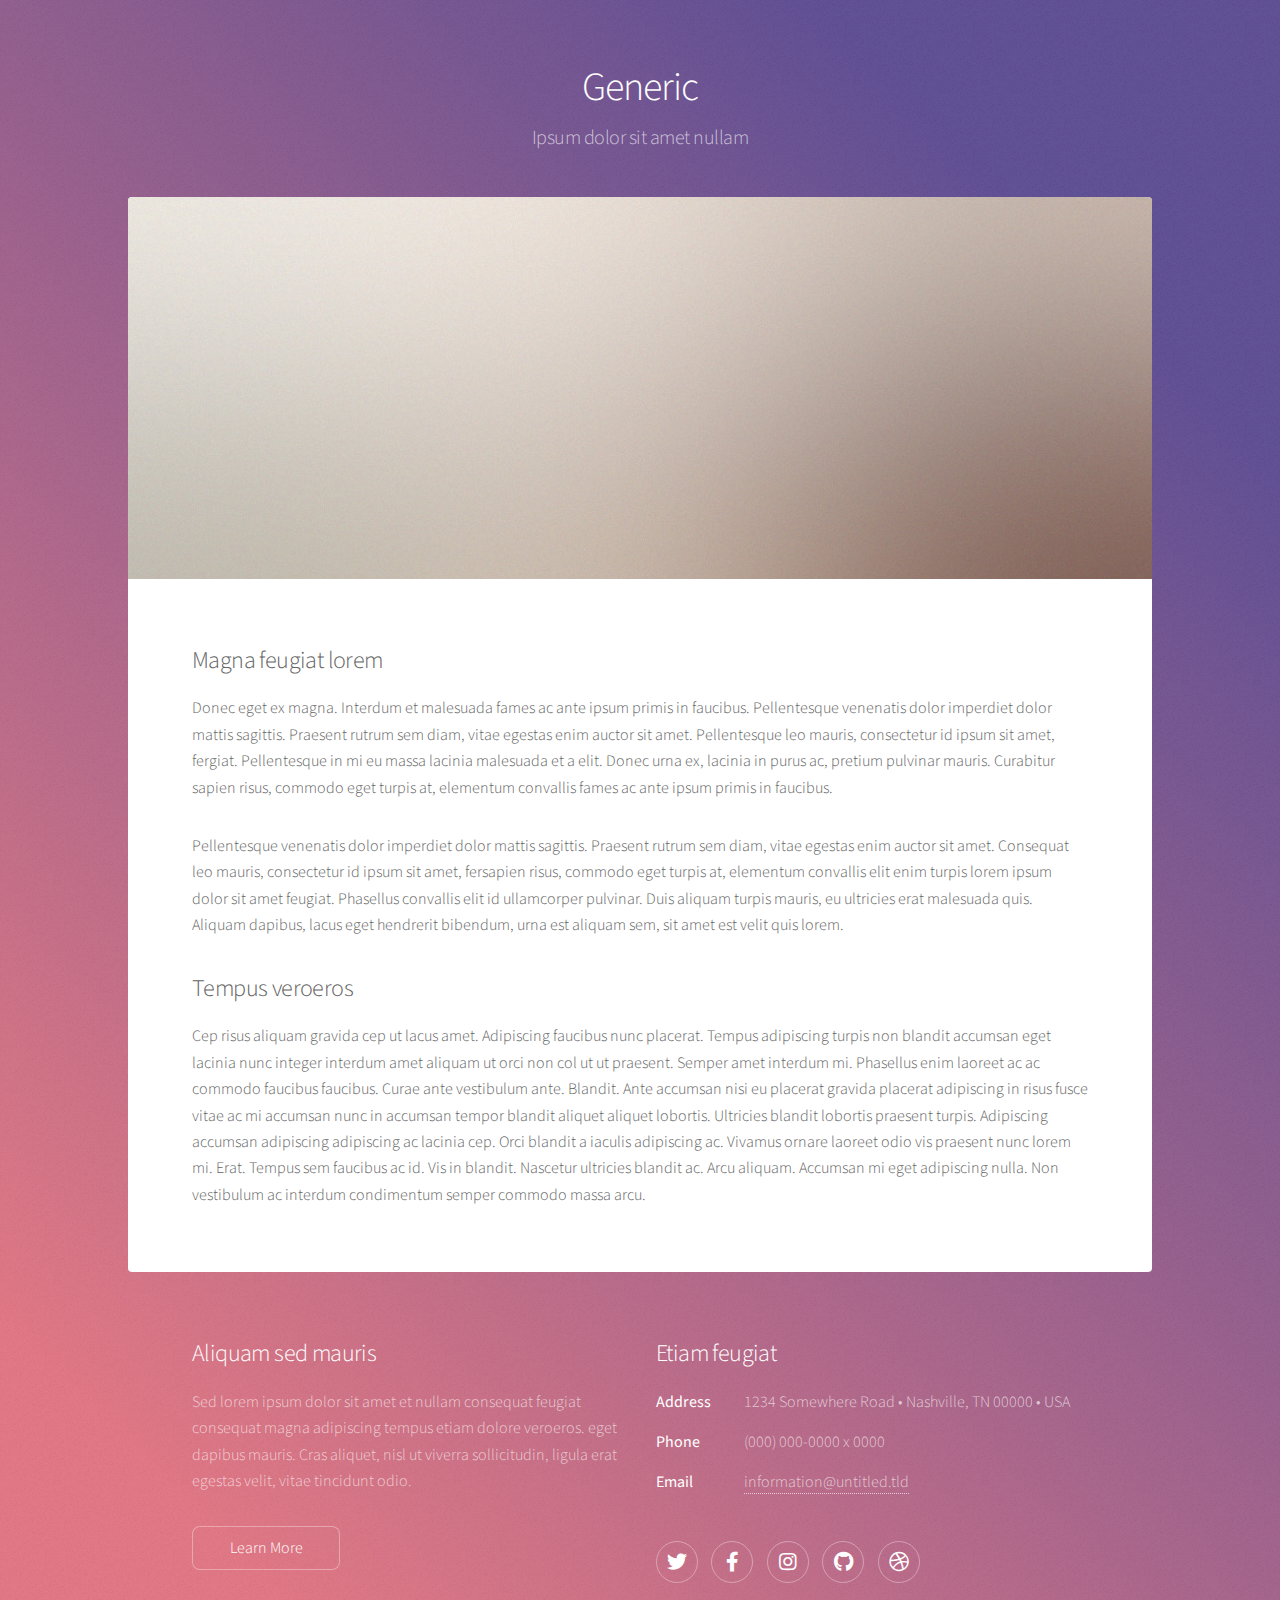
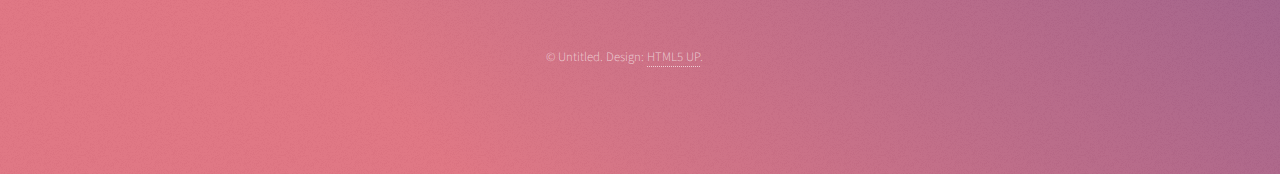
<file: generic.html>
<!DOCTYPE HTML>
<!--
	Stellar by HTML5 UP
	html5up.net | @ajlkn
	Free for personal and commercial use under the CCA 3.0 license (html5up.net/license)
-->
<html>
	<head>
		<title>Generic - Stellar by HTML5 UP</title>
		<meta charset="utf-8" />
		<meta name="viewport" content="width=device-width, initial-scale=1, user-scalable=no" />
		<link rel="stylesheet" href="assets/css/main.css" />
		<noscript><link rel="stylesheet" href="assets/css/noscript.css" /></noscript>
	</head>
	<body class="is-preload">

		<!-- Wrapper -->
			<div id="wrapper">

				<!-- Header -->
					<header id="header">
						<h1>Generic</h1>
						<p>Ipsum dolor sit amet nullam</p>
					</header>

				<!-- Main -->
					<div id="main">

						<!-- Content -->
							<section id="content" class="main">
								<span class="image main"><img src="images/pic04.jpg" alt="" /></span>
								<h2>Magna feugiat lorem</h2>
								<p>Donec eget ex magna. Interdum et malesuada fames ac ante ipsum primis in faucibus. Pellentesque venenatis dolor imperdiet dolor mattis sagittis. Praesent rutrum sem diam, vitae egestas enim auctor sit amet. Pellentesque leo mauris, consectetur id ipsum sit amet, fergiat. Pellentesque in mi eu massa lacinia malesuada et a elit. Donec urna ex, lacinia in purus ac, pretium pulvinar mauris. Curabitur sapien risus, commodo eget turpis at, elementum convallis fames ac ante ipsum primis in faucibus.</p>
								<p>Pellentesque venenatis dolor imperdiet dolor mattis sagittis. Praesent rutrum sem diam, vitae egestas enim auctor sit amet. Consequat leo mauris, consectetur id ipsum sit amet, fersapien risus, commodo eget turpis at, elementum convallis elit enim turpis lorem ipsum dolor sit amet feugiat. Phasellus convallis elit id ullamcorper pulvinar. Duis aliquam turpis mauris, eu ultricies erat malesuada quis. Aliquam dapibus, lacus eget hendrerit bibendum, urna est aliquam sem, sit amet est velit quis lorem.</p>
								<h2>Tempus veroeros</h2>
								<p>Cep risus aliquam gravida cep ut lacus amet. Adipiscing faucibus nunc placerat. Tempus adipiscing turpis non blandit accumsan eget lacinia nunc integer interdum amet aliquam ut orci non col ut ut praesent. Semper amet interdum mi. Phasellus enim laoreet ac ac commodo faucibus faucibus. Curae ante vestibulum ante. Blandit. Ante accumsan nisi eu placerat gravida placerat adipiscing in risus fusce vitae ac mi accumsan nunc in accumsan tempor blandit aliquet aliquet lobortis. Ultricies blandit lobortis praesent turpis. Adipiscing accumsan adipiscing adipiscing ac lacinia cep. Orci blandit a iaculis adipiscing ac. Vivamus ornare laoreet odio vis praesent nunc lorem mi. Erat. Tempus sem faucibus ac id. Vis in blandit. Nascetur ultricies blandit ac. Arcu aliquam. Accumsan mi eget adipiscing nulla. Non vestibulum ac interdum condimentum semper commodo massa arcu.</p>
							</section>

					</div>

				<!-- Footer -->
					<footer id="footer">
						<section>
							<h2>Aliquam sed mauris</h2>
							<p>Sed lorem ipsum dolor sit amet et nullam consequat feugiat consequat magna adipiscing tempus etiam dolore veroeros. eget dapibus mauris. Cras aliquet, nisl ut viverra sollicitudin, ligula erat egestas velit, vitae tincidunt odio.</p>
							<ul class="actions">
								<li><a href="#" class="button">Learn More</a></li>
							</ul>
						</section>
						<section>
							<h2>Etiam feugiat</h2>
							<dl class="alt">
								<dt>Address</dt>
								<dd>1234 Somewhere Road &bull; Nashville, TN 00000 &bull; USA</dd>
								<dt>Phone</dt>
								<dd>(000) 000-0000 x 0000</dd>
								<dt>Email</dt>
								<dd><a href="#">information@untitled.tld</a></dd>
							</dl>
							<ul class="icons">
								<li><a href="#" class="icon brands fa-twitter alt"><span class="label">Twitter</span></a></li>
								<li><a href="#" class="icon brands fa-facebook-f alt"><span class="label">Facebook</span></a></li>
								<li><a href="#" class="icon brands fa-instagram alt"><span class="label">Instagram</span></a></li>
								<li><a href="#" class="icon brands fa-github alt"><span class="label">GitHub</span></a></li>
								<li><a href="#" class="icon brands fa-dribbble alt"><span class="label">Dribbble</span></a></li>
							</ul>
						</section>
						<p class="copyright">&copy; Untitled. Design: <a href="https://html5up.net">HTML5 UP</a>.</p>
					</footer>

			</div>

		<!-- Scripts -->
			<script src="assets/js/jquery.min.js"></script>
			<script src="assets/js/jquery.scrollex.min.js"></script>
			<script src="assets/js/jquery.scrolly.min.js"></script>
			<script src="assets/js/browser.min.js"></script>
			<script src="assets/js/breakpoints.min.js"></script>
			<script src="assets/js/util.js"></script>
			<script src="assets/js/main.js"></script>

	</body>
</html>
</file>
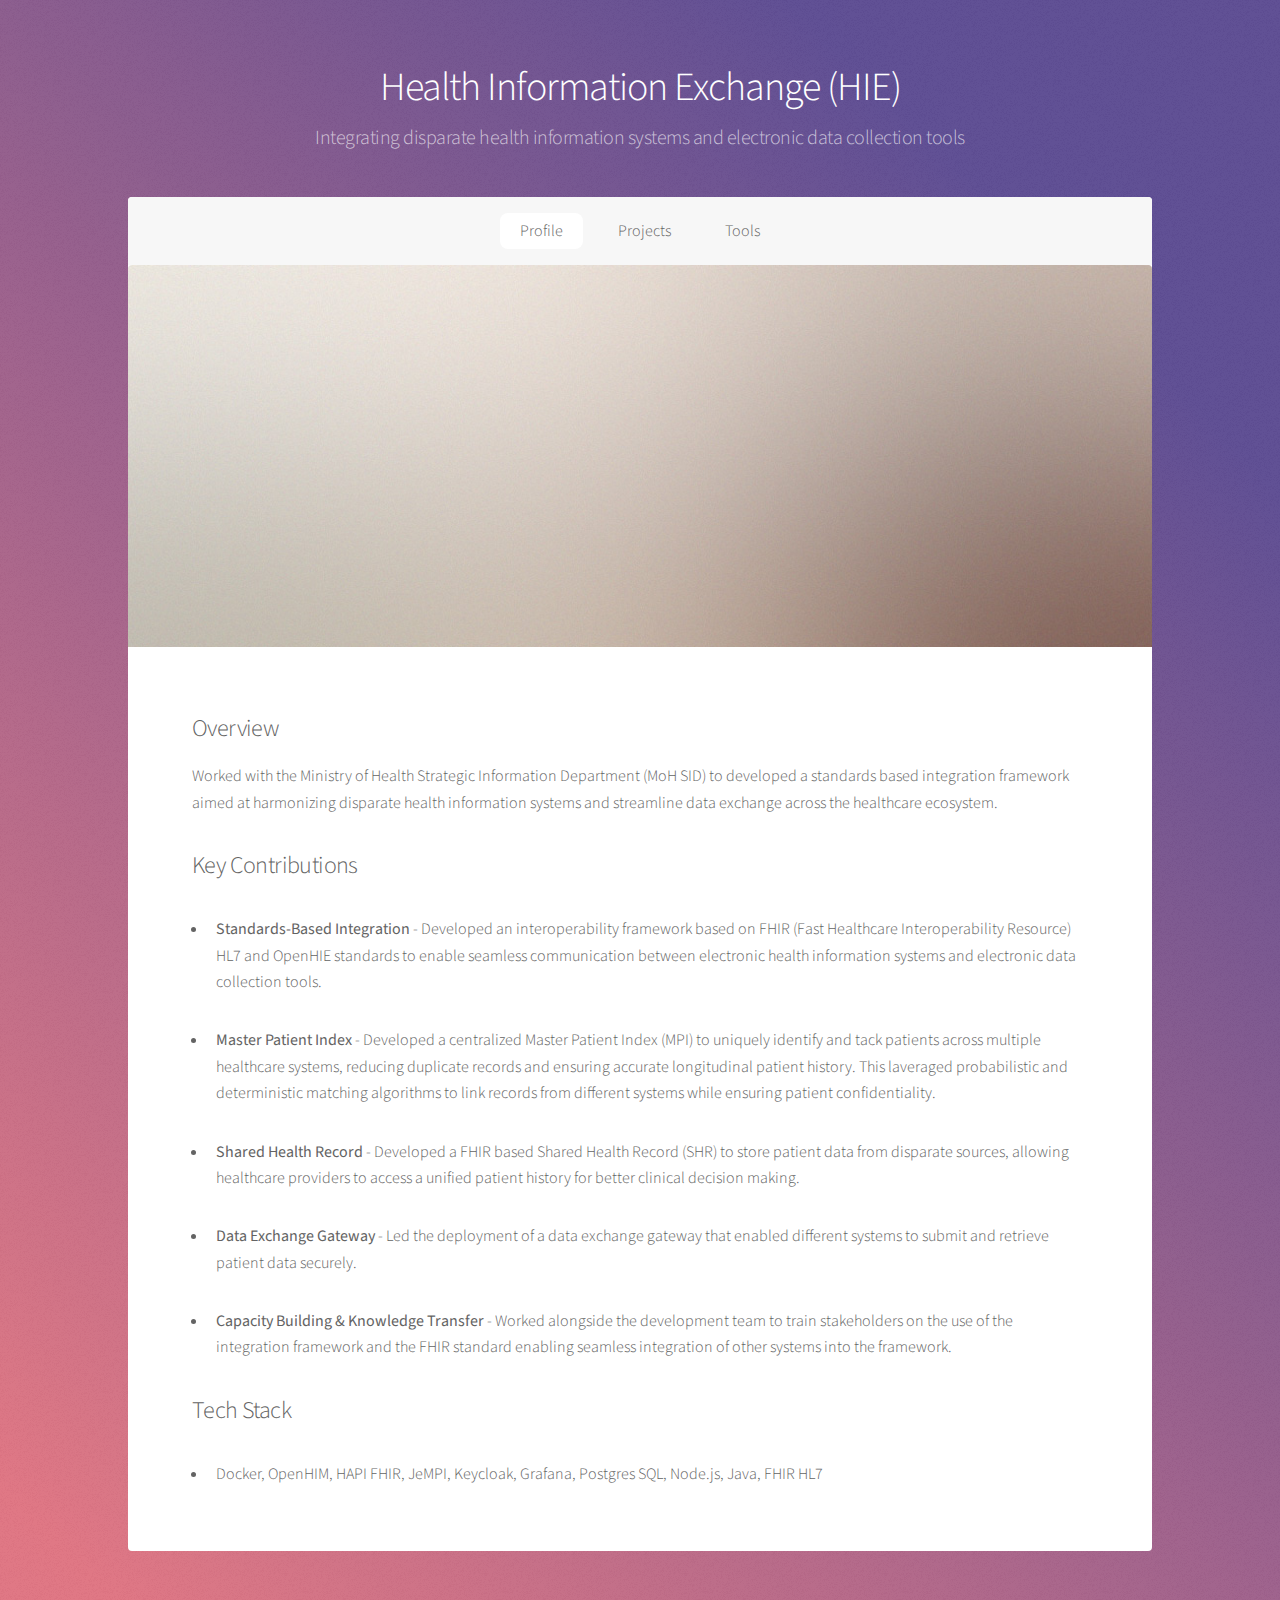
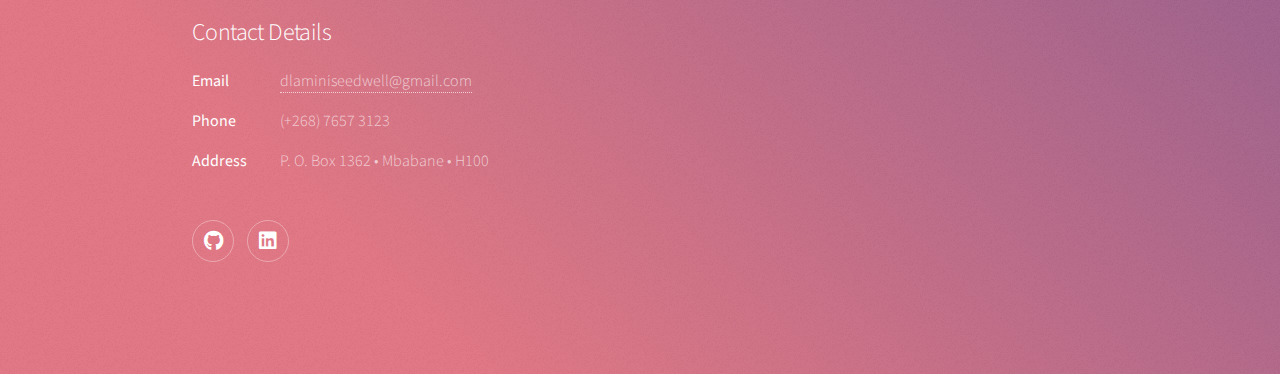
<file: hie.html>
<!DOCTYPE HTML>
<!--
	Stellar by HTML5 UP
	html5up.net | @ajlkn
	Free for personal and commercial use under the CCA 3.0 license (html5up.net/license)
-->
<html>
	<head>
		<title>Portfolio - Health Information Exchange</title>
		<meta charset="utf-8" />
		<meta name="viewport" content="width=device-width, initial-scale=1, user-scalable=no" />
		<link rel="stylesheet" href="assets/css/main.css" />
		<noscript><link rel="stylesheet" href="assets/css/noscript.css" /></noscript>
	</head>
	<body class="is-preload">

		<!-- Wrapper -->
			<div id="wrapper">

				<!-- Header -->
					<header id="header">
						<h1>Health Information Exchange (HIE)</h1>
						<p>Integrating disparate health information systems and electronic data collection tools</p>
					</header>

					<!-- Nav -->
					<nav id="nav">
						<ul>
							<li><a href="index.html#profile" class="active">Profile</a></li>
							<li><a href="index.html#projects">Projects</a></li>
							<li><a href="index.html#tools">Tools</a></li>
						</ul>
					</nav>

				<!-- Main -->
					<div id="main">

						<!-- Content -->
							<section id="content" class="main">
								<span class="image main"><img src="images/pic04.jpg" alt="" /></span>
								<h2>Overview</h2>
								<p>
									Worked with the Ministry of Health Strategic Information Department (MoH SID) to developed a standards based integration framework aimed at harmonizing 
									disparate health information systems and streamline data exchange across the healthcare ecosystem.
								</p>
								
								
								<h2>Key Contributions</h2>
								<p>
									<ul>
										<li>
											<strong>Standards-Based Integration</strong> - Developed an interoperability framework based on FHIR (Fast Healthcare Interoperability Resource) HL7 and OpenHIE
											standards to enable seamless communication between electronic health information systems and electronic data collection tools.
										</li>
									</ul>
									<ul>
										<li>
											<strong>Master Patient Index</strong> - Developed a centralized Master Patient Index (MPI) to uniquely identify and tack patients across multiple healthcare systems,
											 reducing duplicate records and ensuring accurate longitudinal patient history. This laveraged probabilistic and deterministic matching algorithms to link records from 
											 different systems while ensuring patient confidentiality.
										</li>
									</ul>
									<ul>
										<li>
											<strong>Shared Health Record</strong> - Developed a FHIR based Shared Health Record (SHR) to store patient data from disparate sources, allowing healthcare providers to
											access a unified patient history for better clinical decision making.
										</li>
									</ul>
									<ul>
										<li>
											<strong>Data Exchange Gateway</strong> - Led the deployment of a data exchange gateway that enabled different systems to submit and retrieve patient data securely.
										</li>
									</ul>
									<ul>
										<li>
											<strong>Capacity Building & Knowledge Transfer</strong> - Worked alongside the development team to train stakeholders on the use of the integration framework and the FHIR 
											standard enabling seamless integration of other systems into the framework.
										</li>
									</ul>
								</p>

								<h2>Tech Stack</h2>
								<p>
									<ul>
										<li>
											Docker, OpenHIM, HAPI FHIR, JeMPI, Keycloak, Grafana, Postgres SQL, Node.js, Java, FHIR HL7
										</li>
									</ul>
								</p>
							</section>

					</div>

				<!-- Footer -->
				<footer id="footer">
					<section>
						<h2>Contact Details</h2>
						<dl class="alt">
							<dt>Email</dt>
							<dd><a href="#">dlaminiseedwell@gmail.com</a></dd>
							<dt>Phone</dt>
							<dd>(+268) 7657 3123</dd>
							<dt>Address</dt>
							<dd>P. O. Box 1362 &bull; Mbabane &bull; H100</dd>
						</dl>
						<ul class="icons">
							<li><a href="https://github.com/sidwelldee" target="_blank" class="icon brands fa-github alt"><span class="label">Github</span></a></li>
							<li><a href="https://www.linkedin.com/in/sidwell-dlamini-6277bbbb" target="_blank" class="icon brands fa-linkedin alt"><span class="label">LinkedIn</span></a></li>
						</ul>
					</section>
					
				</footer>

			</div>

		<!-- Scripts -->
			<script src="assets/js/jquery.min.js"></script>
			<script src="assets/js/jquery.scrollex.min.js"></script>
			<script src="assets/js/jquery.scrolly.min.js"></script>
			<script src="assets/js/browser.min.js"></script>
			<script src="assets/js/breakpoints.min.js"></script>
			<script src="assets/js/util.js"></script>
			<script src="assets/js/main.js"></script>

	</body>
</html>
</file>
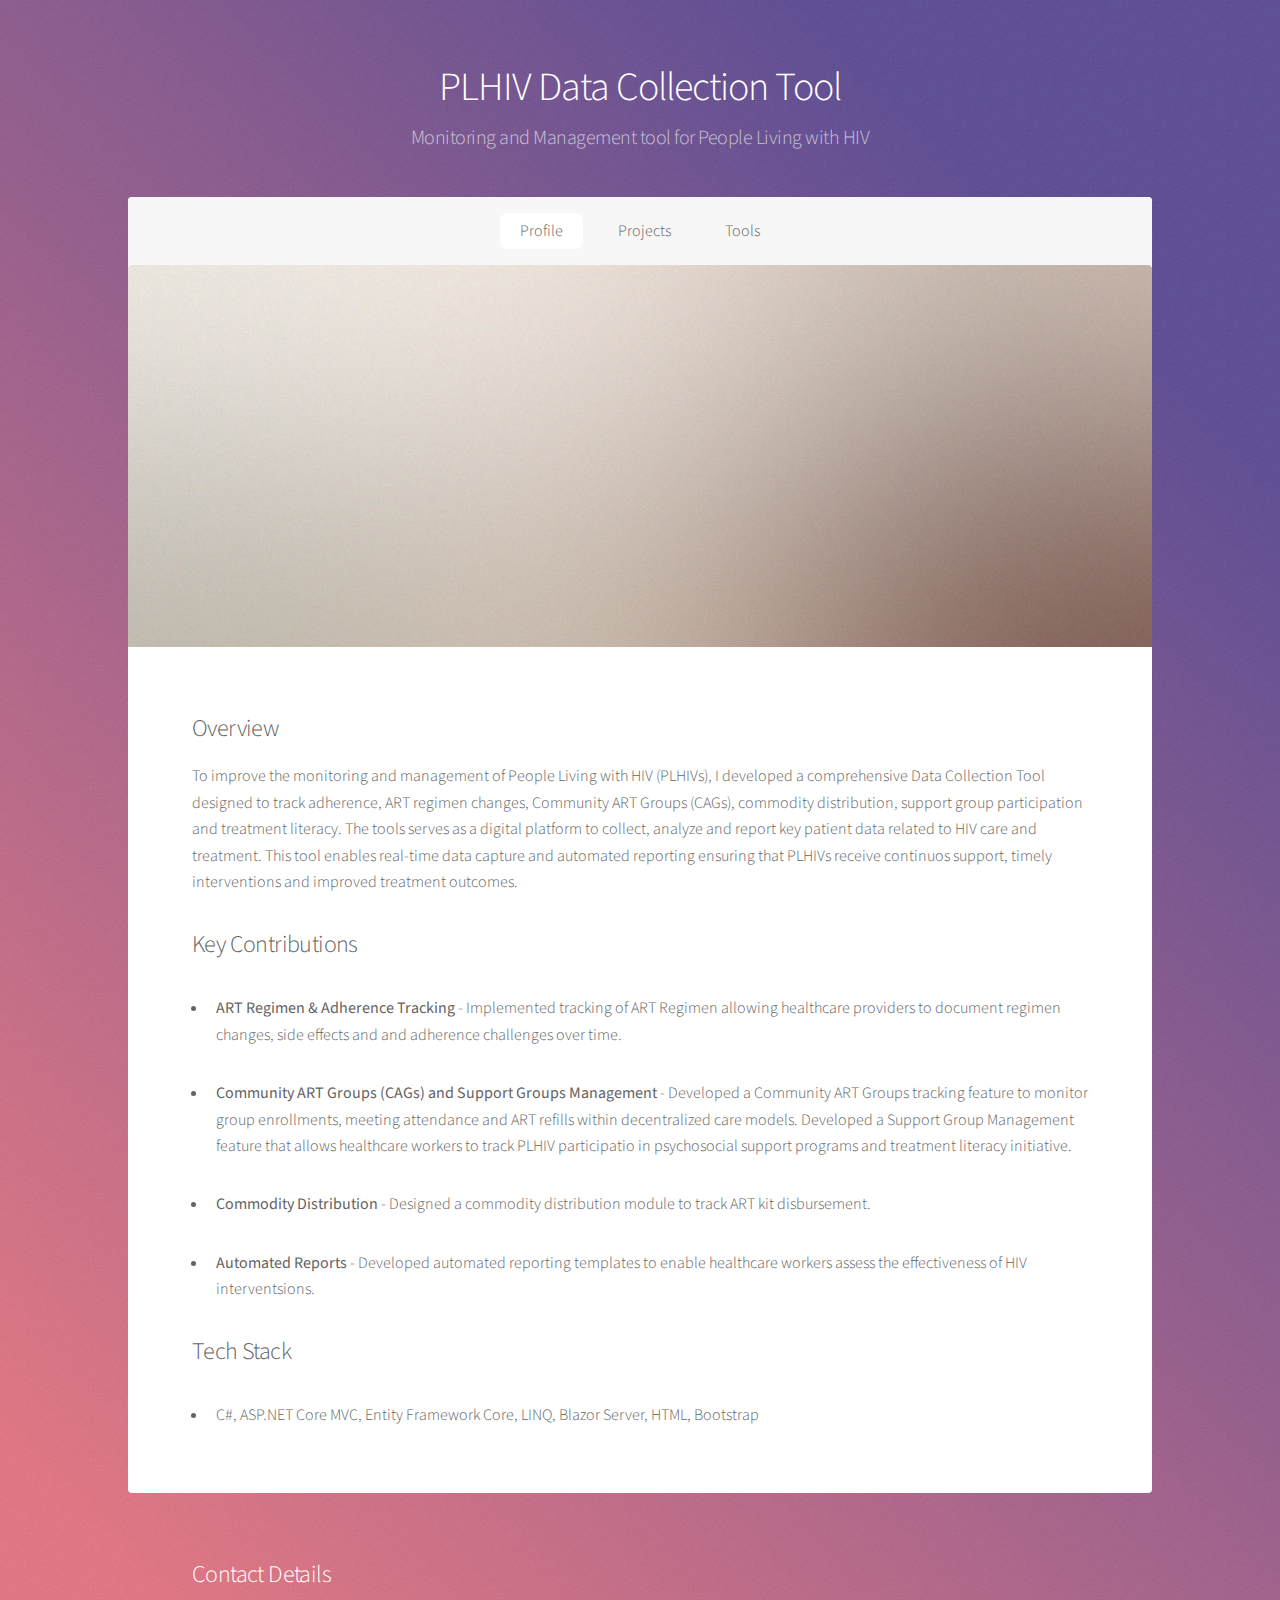
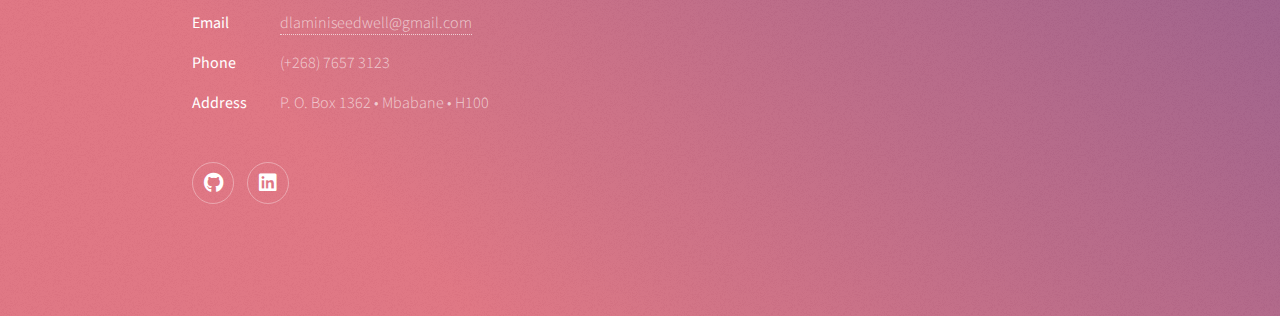
<file: plhiv.html>
<!DOCTYPE HTML>
<!--
	Stellar by HTML5 UP
	html5up.net | @ajlkn
	Free for personal and commercial use under the CCA 3.0 license (html5up.net/license)
-->
<html>
	<head>
		<title>Portfolio - PLHIV</title>
		<meta charset="utf-8" />
		<meta name="viewport" content="width=device-width, initial-scale=1, user-scalable=no" />
		<link rel="stylesheet" href="assets/css/main.css" />
		<noscript><link rel="stylesheet" href="assets/css/noscript.css" /></noscript>
	</head>
	<body class="is-preload">

		<!-- Wrapper -->
			<div id="wrapper">

				<!-- Header -->
					<header id="header">
						<h1>PLHIV Data Collection Tool</h1>
						<p>Monitoring and Management tool for People Living with HIV</p>
					</header>

					<!-- Nav -->
					<nav id="nav">
						<ul>
							<li><a href="index.html#profile" class="active">Profile</a></li>
							<li><a href="index.html#projects">Projects</a></li>
							<li><a href="index.html#tools">Tools</a></li>
						</ul>
					</nav>

				<!-- Main -->
					<div id="main">

						<!-- Content -->
							<section id="content" class="main">
								<span class="image main"><img src="images/pic04.jpg" alt="" /></span>
								<h2>Overview</h2>
								<p>
									To improve the monitoring and management of People Living with HIV (PLHIVs), I developed a comprehensive Data Collection Tool designed to track adherence, 
									ART regimen changes, Community ART Groups (CAGs), commodity distribution, support group participation and treatment literacy.
									The tools serves as a digital platform to collect, analyze and report key patient data related to HIV care and treatment. This tool enables real-time data capture
									and automated reporting ensuring that PLHIVs receive continuos support, timely interventions and improved treatment outcomes.
								</p>
								
								
								<h2>Key Contributions</h2>
								<p>
									<ul>
										<li>
											<strong>ART Regimen & Adherence Tracking</strong> - Implemented tracking of ART Regimen allowing healthcare providers to document regimen changes, side effects and
											and adherence challenges over time.
										</li>
									</ul>
									<ul>
										<li>
											<strong>Community ART Groups (CAGs) and Support Groups Management</strong> - Developed a Community ART Groups tracking feature to monitor group enrollments, meeting attendance and ART refills within decentralized care models.
											Developed a Support Group Management feature that allows healthcare workers to track PLHIV participatio in psychosocial support programs and treatment literacy initiative. 
										</li>
									</ul>
									<ul>
										<li>
											<strong>Commodity Distribution</strong> - Designed a commodity distribution module to track ART kit disbursement.
										</li>
									</ul>
									<ul>
										<li>
											<strong>Automated Reports</strong> - Developed automated reporting templates to enable healthcare workers assess the effectiveness of HIV interventsions.
										</li>
									</ul>
								</p>

								<h2>Tech Stack</h2>
								<p>
									<ul>
										<li>
											C#, ASP.NET Core MVC, Entity Framework Core, LINQ, Blazor Server, HTML, Bootstrap
										</li>
									</ul>
								</p>
							</section>

					</div>

				<!-- Footer -->
				<footer id="footer">
					<section>
						<h2>Contact Details</h2>
						<dl class="alt">
							<dt>Email</dt>
							<dd><a href="#">dlaminiseedwell@gmail.com</a></dd>
							<dt>Phone</dt>
							<dd>(+268) 7657 3123</dd>
							<dt>Address</dt>
							<dd>P. O. Box 1362 &bull; Mbabane &bull; H100</dd>
						</dl>
						<ul class="icons">
							<li><a href="https://github.com/sidwelldee" target="_blank" class="icon brands fa-github alt"><span class="label">Github</span></a></li>
							<li><a href="https://www.linkedin.com/in/sidwell-dlamini-6277bbbb" target="_blank" class="icon brands fa-linkedin alt"><span class="label">LinkedIn</span></a></li>
						</ul>
					</section>
					
				</footer>

			</div>

		<!-- Scripts -->
			<script src="assets/js/jquery.min.js"></script>
			<script src="assets/js/jquery.scrollex.min.js"></script>
			<script src="assets/js/jquery.scrolly.min.js"></script>
			<script src="assets/js/browser.min.js"></script>
			<script src="assets/js/breakpoints.min.js"></script>
			<script src="assets/js/util.js"></script>
			<script src="assets/js/main.js"></script>

	</body>
</html>
</file>
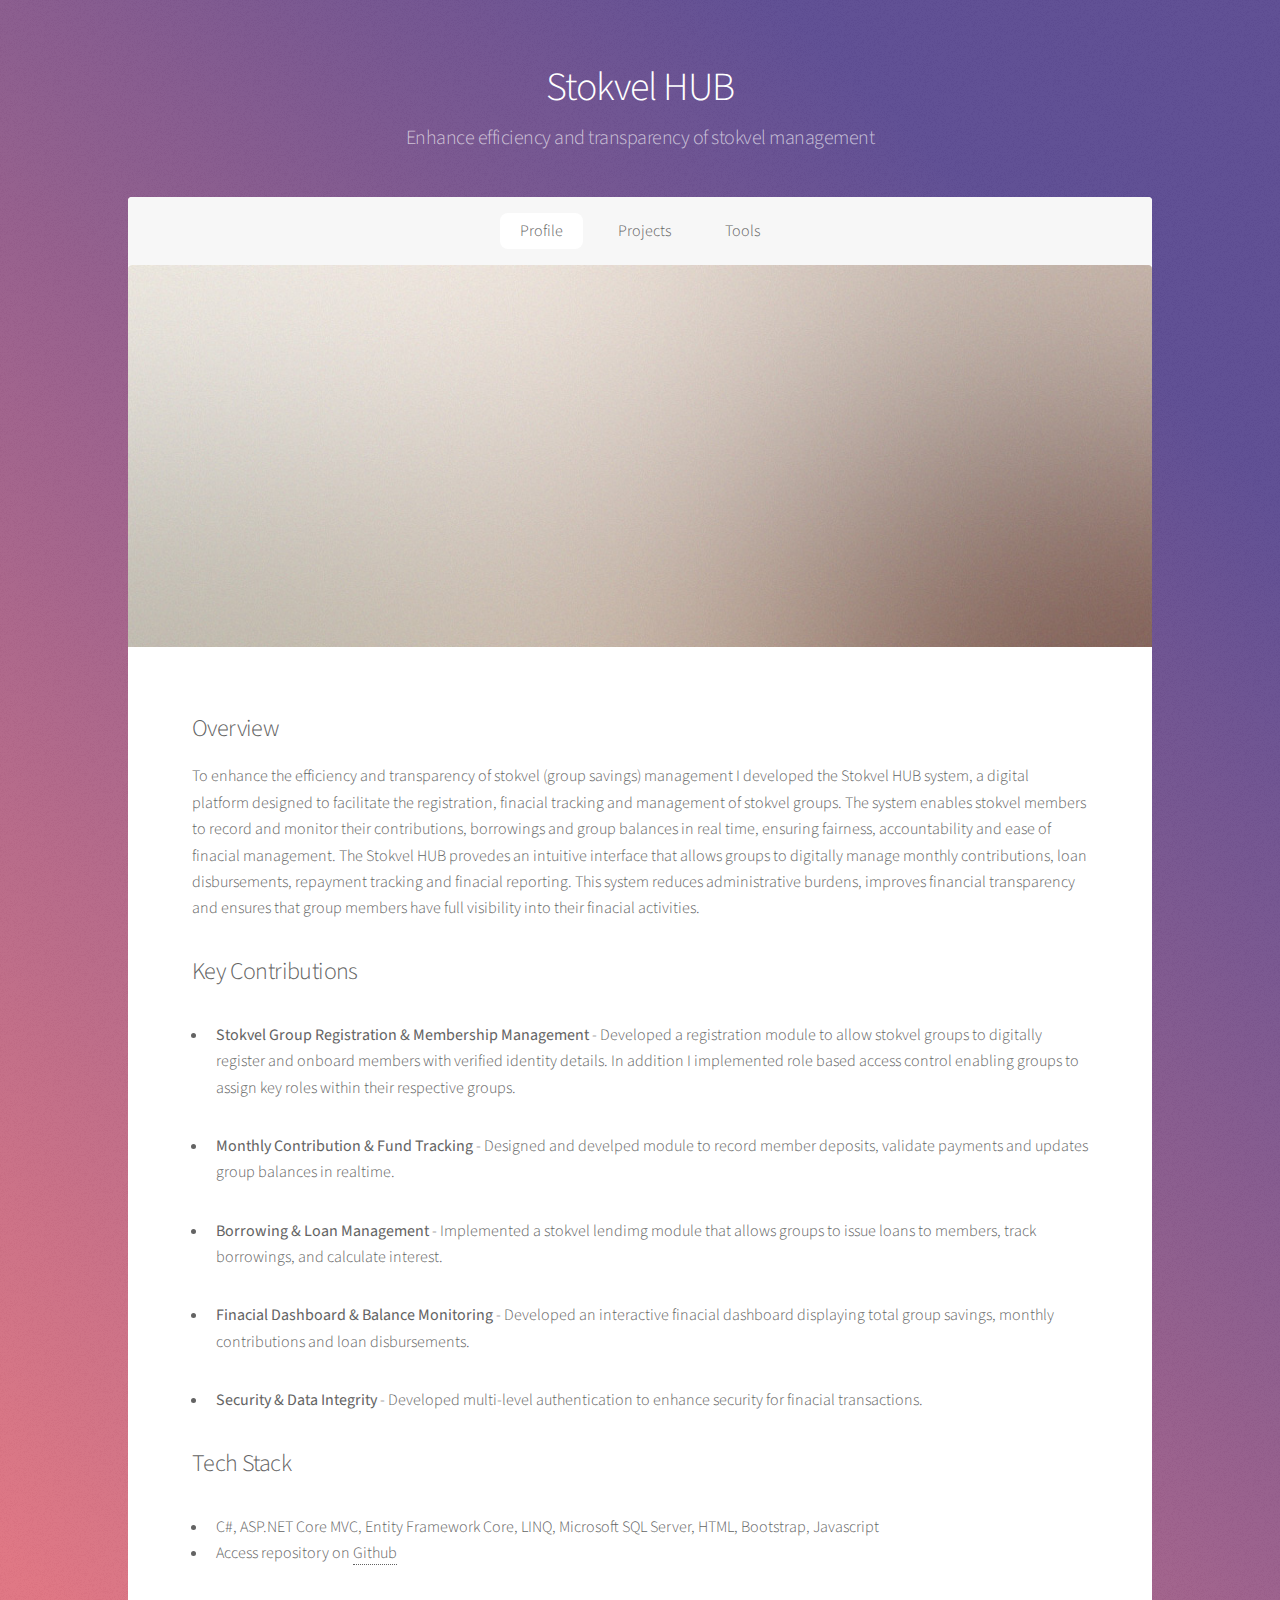
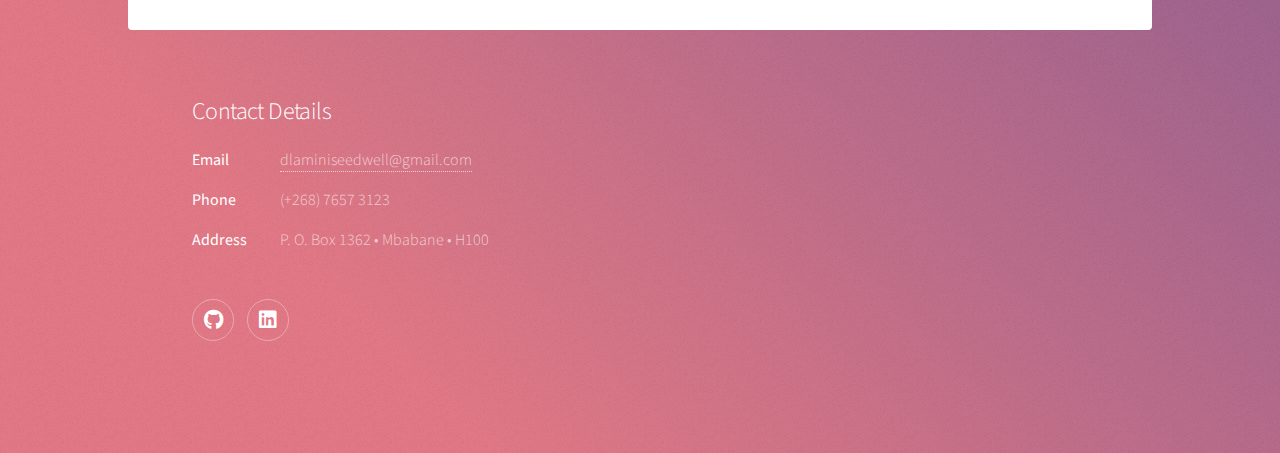
<file: stokvel-hub.html>
<!DOCTYPE HTML>
<!--
	Stellar by HTML5 UP
	html5up.net | @ajlkn
	Free for personal and commercial use under the CCA 3.0 license (html5up.net/license)
-->
<html>
	<head>
		<title>Portfolio - Stokvel HUB</title>
		<meta charset="utf-8" />
		<meta name="viewport" content="width=device-width, initial-scale=1, user-scalable=no" />
		<link rel="stylesheet" href="assets/css/main.css" />
		<noscript><link rel="stylesheet" href="assets/css/noscript.css" /></noscript>
	</head>
	<body class="is-preload">

		<!-- Wrapper -->
			<div id="wrapper">

				<!-- Header -->
					<header id="header">
						<h1>Stokvel HUB</h1>
						<p>Enhance efficiency and transparency of stokvel management</p>
					</header>

					<!-- Nav -->
					<nav id="nav">
						<ul>
							<li><a href="index.html#profile" class="active">Profile</a></li>
							<li><a href="index.html#projects">Projects</a></li>
							<li><a href="index.html#tools">Tools</a></li>
						</ul>
					</nav>

				<!-- Main -->
					<div id="main">

						<!-- Content -->
							<section id="content" class="main">
								<span class="image main"><img src="images/pic04.jpg" alt="" /></span>
								<h2>Overview</h2>
								<p>
									To enhance the efficiency and transparency of stokvel (group savings) management I developed the Stokvel HUB system, a digital platform designed to facilitate 
									the registration, finacial tracking and management of stokvel groups. The system enables stokvel members to record and monitor their contributions, borrowings 
									and group balances in real time, ensuring fairness, accountability and ease of finacial management.
									The Stokvel HUB provedes an intuitive interface that allows groups to digitally manage monthly contributions, loan disbursements, repayment tracking and finacial reporting.
									This system reduces administrative burdens, improves financial transparency and ensures that group members have full visibility into their finacial activities.
								</p>
								
								
								<h2>Key Contributions</h2>
								<p>
									<ul>
										<li>
											<strong>Stokvel Group Registration & Membership Management</strong> - Developed a registration module to allow stokvel groups to digitally register and onboard
											members with verified identity details. In addition I implemented role based access control enabling groups to assign key roles within their respective groups.
										</li>
									</ul>
									<ul>
										<li>
											<strong>Monthly Contribution & Fund Tracking</strong> - Designed and develped module to record member deposits, validate payments and updates group balances in realtime. 
										</li>
									</ul>
									<ul>
										<li>
											<strong>Borrowing & Loan Management</strong> - Implemented a stokvel lendimg module that allows groups to issue loans to members, track borrowings, and calculate interest.
										</li>
									</ul>
									<ul>
										<li>
											<strong>Finacial Dashboard & Balance Monitoring</strong> - Developed an interactive finacial dashboard displaying total group savings, monthly contributions and loan 
											disbursements.
										</li>
									</ul>
									<ul>
										<li>
											<strong>Security & Data Integrity</strong> - Developed multi-level authentication to enhance security for finacial transactions.
										</li>
									</ul>
								</p>

								<h2>Tech Stack</h2>
								<p>
									<ul>
										<li>
											C#, ASP.NET Core MVC, Entity Framework Core, LINQ, Microsoft SQL Server, HTML, Bootstrap, Javascript
										</li>
										<li>
											Access repository on <a href="https://github.com/SidwellDee/StokvelHub" target="_blank">Github</a>
										</li>
									</ul>
								</p>
							</section>

					</div>

				<!-- Footer -->
				<footer id="footer">
					<section>
						<h2>Contact Details</h2>
						<dl class="alt">
							<dt>Email</dt>
							<dd><a href="#">dlaminiseedwell@gmail.com</a></dd>
							<dt>Phone</dt>
							<dd>(+268) 7657 3123</dd>
							<dt>Address</dt>
							<dd>P. O. Box 1362 &bull; Mbabane &bull; H100</dd>
						</dl>
						<ul class="icons">
							<li><a href="https://github.com/sidwelldee" target="_blank" class="icon brands fa-github alt"><span class="label">Github</span></a></li>
							<li><a href="https://www.linkedin.com/in/sidwell-dlamini-6277bbbb" target="_blank" class="icon brands fa-linkedin alt"><span class="label">LinkedIn</span></a></li>
						</ul>
					</section>
					
				</footer>

			</div>

		<!-- Scripts -->
			<script src="assets/js/jquery.min.js"></script>
			<script src="assets/js/jquery.scrollex.min.js"></script>
			<script src="assets/js/jquery.scrolly.min.js"></script>
			<script src="assets/js/browser.min.js"></script>
			<script src="assets/js/breakpoints.min.js"></script>
			<script src="assets/js/util.js"></script>
			<script src="assets/js/main.js"></script>

	</body>
</html>
</file>
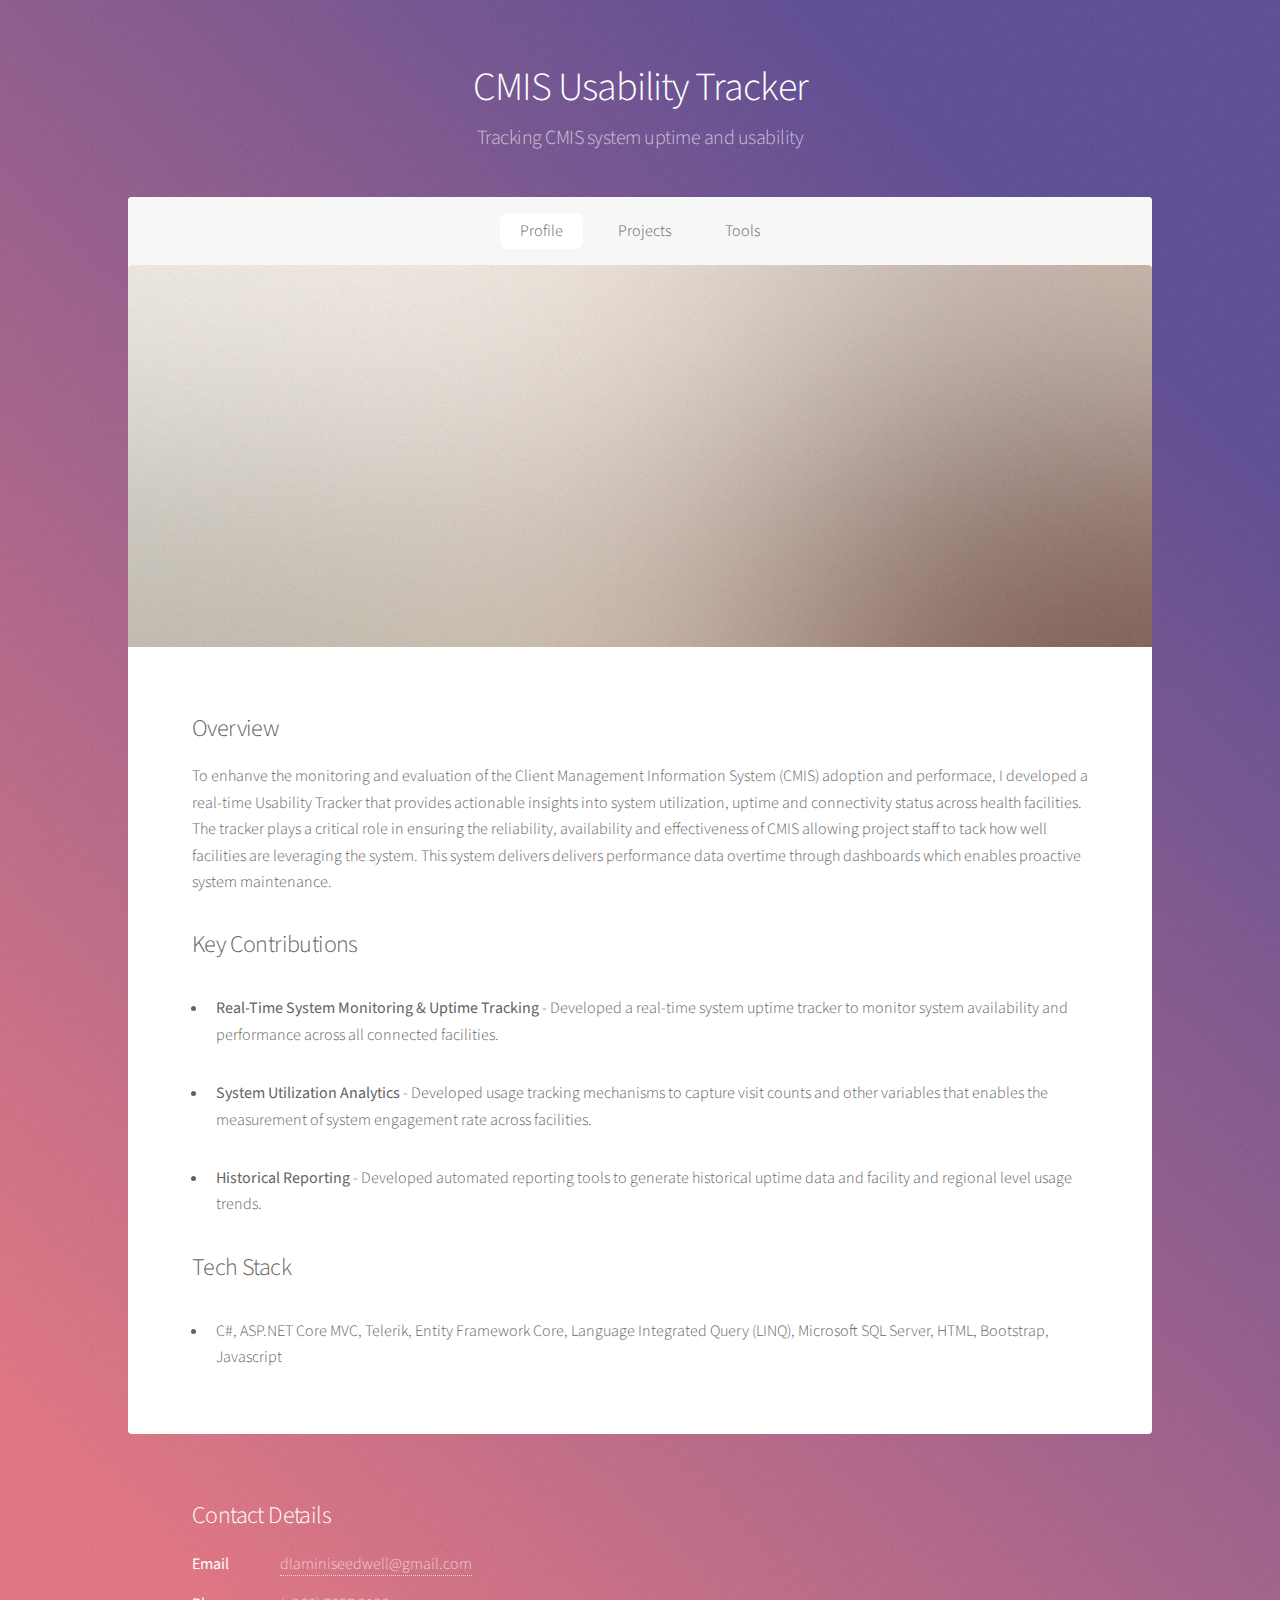
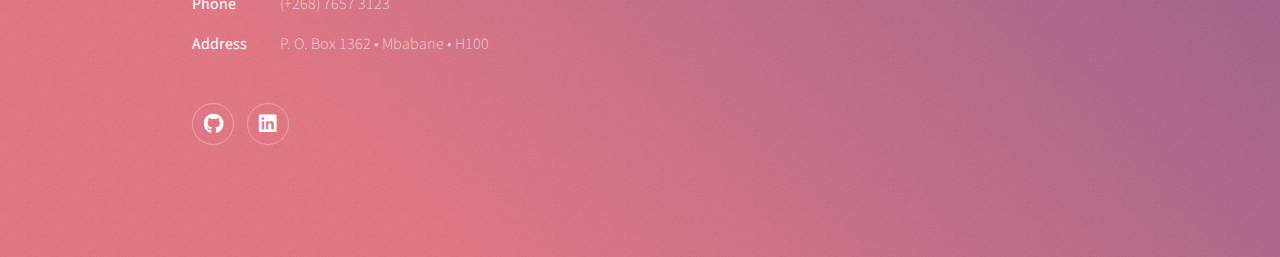
<file: usability-tracker.html>
<!DOCTYPE HTML>
<!--
	Stellar by HTML5 UP
	html5up.net | @ajlkn
	Free for personal and commercial use under the CCA 3.0 license (html5up.net/license)
-->
<html>
	<head>
		<title>Portfolio - CMIS</title>
		<meta charset="utf-8" />
		<meta name="viewport" content="width=device-width, initial-scale=1, user-scalable=no" />
		<link rel="stylesheet" href="assets/css/main.css" />
		<noscript><link rel="stylesheet" href="assets/css/noscript.css" /></noscript>
	</head>
	<body class="is-preload">

		<!-- Wrapper -->
			<div id="wrapper">

				<!-- Header -->
					<header id="header">
						<h1>CMIS Usability Tracker</h1>
						<p>Tracking CMIS system uptime and usability</p>
					</header>

					<!-- Nav -->
					<nav id="nav">
						<ul>
							<li><a href="index.html#profile" class="active">Profile</a></li>
							<li><a href="index.html#projects">Projects</a></li>
							<li><a href="index.html#tools">Tools</a></li>
						</ul>
					</nav>

				<!-- Main -->
					<div id="main">

						<!-- Content -->
							<section id="content" class="main">
								<span class="image main"><img src="images/pic04.jpg" alt="" /></span>
								<h2>Overview</h2>
								<p>
									To enhanve the monitoring and evaluation of the Client Management Information System (CMIS) adoption and performace, I developed a real-time Usability Tracker
									that provides actionable insights into system utilization, uptime and connectivity status across health facilities.
									The tracker plays a critical role in ensuring the reliability, availability and effectiveness of CMIS allowing project staff to tack how well facilities are leveraging
									the system.
									This system delivers delivers performance data overtime through dashboards which enables proactive system maintenance.
								</p>
								
								
								<h2>Key Contributions</h2>
								<p>
									<ul>
										<li>
											<strong>Real-Time System Monitoring & Uptime Tracking</strong> - Developed a real-time system uptime tracker to monitor system availability and performance across all connected facilities.
										</li>
									</ul>
									<ul>
										<li>
											<strong>System Utilization Analytics</strong> - Developed usage tracking mechanisms to capture visit counts and other variables that enables the measurement of system engagement rate across facilities.
										</li>
									</ul>
									<ul>
										<li>
											<strong>Historical Reporting</strong> - Developed automated reporting tools to generate historical uptime data and facility and regional level usage trends.
										</li>
									</ul>
								</p>

								<h2>Tech Stack</h2>
								<p>
									<ul>
										<li>
											C#, ASP.NET Core MVC, Telerik, Entity Framework Core, Language Integrated Query (LINQ), Microsoft SQL Server, HTML, Bootstrap, Javascript
										</li>
									</ul>
								</p>
							</section>

					</div>

				<!-- Footer -->
				<footer id="footer">
					<section>
						<h2>Contact Details</h2>
						<dl class="alt">
							<dt>Email</dt>
							<dd><a href="#">dlaminiseedwell@gmail.com</a></dd>
							<dt>Phone</dt>
							<dd>(+268) 7657 3123</dd>
							<dt>Address</dt>
							<dd>P. O. Box 1362 &bull; Mbabane &bull; H100</dd>
						</dl>
						<ul class="icons">
							<li><a href="https://github.com/sidwelldee" target="_blank" class="icon brands fa-github alt"><span class="label">Github</span></a></li>
							<li><a href="https://www.linkedin.com/in/sidwell-dlamini-6277bbbb" target="_blank" class="icon brands fa-linkedin alt"><span class="label">LinkedIn</span></a></li>
						</ul>
					</section>
					
				</footer>

			</div>

		<!-- Scripts -->
			<script src="assets/js/jquery.min.js"></script>
			<script src="assets/js/jquery.scrollex.min.js"></script>
			<script src="assets/js/jquery.scrolly.min.js"></script>
			<script src="assets/js/browser.min.js"></script>
			<script src="assets/js/breakpoints.min.js"></script>
			<script src="assets/js/util.js"></script>
			<script src="assets/js/main.js"></script>

	</body>
</html>
</file>
<file: assets/css/noscript.css>
/*
	Stellar by HTML5 UP
	html5up.net | @ajlkn
	Free for personal and commercial use under the CCA 3.0 license (html5up.net/license)
*/

/* Header */

	body.is-preload #header.alt > * {
		opacity: 1;
	}

	body.is-preload #header.alt .logo {
		-moz-transform: none;
		-webkit-transform: none;
		-ms-transform: none;
		transform: none;
	}
</file>
<file: assets/css/main.css>
@import url(fontawesome-all.min.css);
@import 'https://fonts.googleapis.com/css?family=Source+Sans+Pro:300,400';

/*
	Stellar by HTML5 UP
	html5up.net | @ajlkn
	Free for personal and commercial use under the CCA 3.0 license (html5up.net/license)
*/

html, body, div, span, applet, object,
iframe, h1, h2, h3, h4, h5, h6, p, blockquote,
pre, a, abbr, acronym, address, big, cite,
code, del, dfn, em, img, ins, kbd, q, s, samp,
small, strike, strong, sub, sup, tt, var, b,
u, i, center, dl, dt, dd, ol, ul, li, fieldset,
form, label, legend, table, caption, tbody,
tfoot, thead, tr, th, td, article, aside,
canvas, details, embed, figure, figcaption,
footer, header, hgroup, menu, nav, output, ruby,
section, summary, time, mark, audio, video {
	margin: 0;
	padding: 0;
	border: 0;
	font-size: 100%;
	font: inherit;
	vertical-align: baseline;}

article, aside, details, figcaption, figure,
footer, header, hgroup, menu, nav, section {
	display: block;}

body {
	line-height: 1;
}

ol, ul {
	list-style: none;
}

blockquote, q {
	quotes: none;
}

	blockquote:before, blockquote:after, q:before, q:after {
		content: '';
		content: none;
	}

table {
	border-collapse: collapse;
	border-spacing: 0;
}

body {
	-webkit-text-size-adjust: none;
}

mark {
	background-color: transparent;
	color: inherit;
}

input::-moz-focus-inner {
	border: 0;
	padding: 0;
}

input, select, textarea {
	-moz-appearance: none;
	-webkit-appearance: none;
	-ms-appearance: none;
	appearance: none;
}

/* Basic */

	@-ms-viewport {
		width: device-width;
	}

	body {
		-ms-overflow-style: scrollbar;
	}

	@media screen and (max-width: 480px) {

		html, body {
			min-width: 320px;
		}

	}

	html {
		box-sizing: border-box;
	}

	*, *:before, *:after {
		box-sizing: inherit;
	}

	body {
		background-color: #935d8c;
		background-image: url("images/overlay.png"), -moz-linear-gradient(45deg, #e37682 15%, #5f4d93 85%);
		background-image: url("images/overlay.png"), -webkit-linear-gradient(45deg, #e37682 15%, #5f4d93 85%);
		background-image: url("images/overlay.png"), -ms-linear-gradient(45deg, #e37682 15%, #5f4d93 85%);
		background-image: url("images/overlay.png"), linear-gradient(45deg, #e37682 15%, #5f4d93 85%);
	}

		body.is-preload *, body.is-preload *:before, body.is-preload *:after {
			-moz-animation: none !important;
			-webkit-animation: none !important;
			-ms-animation: none !important;
			animation: none !important;
			-moz-transition: none !important;
			-webkit-transition: none !important;
			-ms-transition: none !important;
			transition: none !important;
		}

/* Type */

	body {
		background-color: #935d8c;
		color: rgba(255, 255, 255, 0.65);
	}

	body, input, select, textarea {
		font-family: "Source Sans Pro", Helvetica, sans-serif;
		font-size: 17pt;
		font-weight: 300;
		line-height: 1.65;
	}

		@media screen and (max-width: 1680px) {

			body, input, select, textarea {
				font-size: 14pt;
			}

		}

		@media screen and (max-width: 1280px) {

			body, input, select, textarea {
				font-size: 12pt;
			}

		}

		@media screen and (max-width: 360px) {

			body, input, select, textarea {
				font-size: 11pt;
			}

		}

	a {
		-moz-transition: color 0.2s ease, border-bottom 0.2s ease;
		-webkit-transition: color 0.2s ease, border-bottom 0.2s ease;
		-ms-transition: color 0.2s ease, border-bottom 0.2s ease;
		transition: color 0.2s ease, border-bottom 0.2s ease;
		text-decoration: none;
		border-bottom: dotted 1px;
		color: inherit;
	}

		a:hover {
			border-bottom-color: transparent;
		}

	strong, b {
		font-weight: 400;
	}

	em, i {
		font-style: italic;
	}

	p {
		margin: 0 0 2em 0;
	}

		p.content {
			-moz-columns: 20em 2;
			-webkit-columns: 20em 2;
			-ms-columns: 20em 2;
			columns: 20em 2;
			-moz-column-gap: 2em;
			-webkit-column-gap: 2em;
			-ms-column-gap: 2em;
			column-gap: 2em;
			text-align: justify;
		}

	h1, h2, h3, h4, h5, h6 {
		font-weight: 300;
		line-height: 1.5;
		margin: 0 0 0.7em 0;
		letter-spacing: -0.025em;
	}

		h1 a, h2 a, h3 a, h4 a, h5 a, h6 a {
			color: inherit;
			text-decoration: none;
		}

	h1 {
		font-size: 2.5em;
		line-height: 1.2;
	}

	h2 {
		font-size: 1.5em;
	}

	h3 {
		font-size: 1.25em;
	}

	h4 {
		font-size: 1.1em;
	}

	h5 {
		font-size: 0.9em;
	}

	h6 {
		font-size: 0.7em;
	}

	@media screen and (max-width: 736px) {

		h1 {
			font-size: 2em;
		}

	}

	sub {
		font-size: 0.8em;
		position: relative;
		top: 0.5em;
	}

	sup {
		font-size: 0.8em;
		position: relative;
		top: -0.5em;
	}

	blockquote {
		border-left: solid 4px;
		font-style: italic;
		margin: 0 0 2em 0;
		padding: 0.5em 0 0.5em 2em;
	}

	code {
		border-radius: 8px;
		border: solid 1px;
		font-family: "Courier New", monospace;
		font-size: 0.9em;
		margin: 0 0.25em;
		padding: 0.25em 0.65em;
	}

	pre {
		-webkit-overflow-scrolling: touch;
		font-family: "Courier New", monospace;
		font-size: 0.9em;
		margin: 0 0 2em 0;
	}

		pre code {
			display: block;
			line-height: 1.75;
			padding: 1em 1.5em;
			overflow-x: auto;
		}

	hr {
		border: 0;
		border-bottom: solid 1px;
		margin: 2em 0;
	}

		hr.major {
			margin: 3em 0;
		}

	.align-left {
		text-align: left;
	}

	.align-center {
		text-align: center;
	}

	.align-right {
		text-align: right;
	}

	input, select, textarea {
		color: #ffffff;
	}

	a:hover {
		color: #ffffff;
	}

	strong, b {
		color: #ffffff;
	}

	h1, h2, h3, h4, h5, h6 {
		color: #ffffff;
	}

	blockquote {
		border-left-color: rgba(255, 255, 255, 0.35);
	}

	code {
		background: rgba(255, 255, 255, 0.075);
		border-color: rgba(255, 255, 255, 0.35);
	}

	hr {
		border-bottom-color: rgba(255, 255, 255, 0.35);
	}

/* Row */

	.row {
		display: flex;
		flex-wrap: wrap;
		box-sizing: border-box;
		align-items: stretch;
	}

		.row > * {
			box-sizing: border-box;
		}

		.row.gtr-uniform > * > :last-child {
			margin-bottom: 0;
		}

		.row.aln-left {
			justify-content: flex-start;
		}

		.row.aln-center {
			justify-content: center;
		}

		.row.aln-right {
			justify-content: flex-end;
		}

		.row.aln-top {
			align-items: flex-start;
		}

		.row.aln-middle {
			align-items: center;
		}

		.row.aln-bottom {
			align-items: flex-end;
		}

		.row > .imp {
			order: -1;
		}

		.row > .col-1 {
			width: 8.33333%;
		}

		.row > .off-1 {
			margin-left: 8.33333%;
		}

		.row > .col-2 {
			width: 16.66667%;
		}

		.row > .off-2 {
			margin-left: 16.66667%;
		}

		.row > .col-3 {
			width: 25%;
		}

		.row > .off-3 {
			margin-left: 25%;
		}

		.row > .col-4 {
			width: 33.33333%;
		}

		.row > .off-4 {
			margin-left: 33.33333%;
		}

		.row > .col-5 {
			width: 41.66667%;
		}

		.row > .off-5 {
			margin-left: 41.66667%;
		}

		.row > .col-6 {
			width: 50%;
		}

		.row > .off-6 {
			margin-left: 50%;
		}

		.row > .col-7 {
			width: 58.33333%;
		}

		.row > .off-7 {
			margin-left: 58.33333%;
		}

		.row > .col-8 {
			width: 66.66667%;
		}

		.row > .off-8 {
			margin-left: 66.66667%;
		}

		.row > .col-9 {
			width: 75%;
		}

		.row > .off-9 {
			margin-left: 75%;
		}

		.row > .col-10 {
			width: 83.33333%;
		}

		.row > .off-10 {
			margin-left: 83.33333%;
		}

		.row > .col-11 {
			width: 91.66667%;
		}

		.row > .off-11 {
			margin-left: 91.66667%;
		}

		.row > .col-12 {
			width: 100%;
		}

		.row > .off-12 {
			margin-left: 100%;
		}

		.row.gtr-0 {
			margin-top: 0;
			margin-left: 0em;
		}

			.row.gtr-0 > * {
				padding: 0 0 0 0em;
			}

			.row.gtr-0.gtr-uniform {
				margin-top: 0em;
			}

				.row.gtr-0.gtr-uniform > * {
					padding-top: 0em;
				}

		.row.gtr-25 {
			margin-top: 0;
			margin-left: -0.375em;
		}

			.row.gtr-25 > * {
				padding: 0 0 0 0.375em;
			}

			.row.gtr-25.gtr-uniform {
				margin-top: -0.375em;
			}

				.row.gtr-25.gtr-uniform > * {
					padding-top: 0.375em;
				}

		.row.gtr-50 {
			margin-top: 0;
			margin-left: -0.75em;
		}

			.row.gtr-50 > * {
				padding: 0 0 0 0.75em;
			}

			.row.gtr-50.gtr-uniform {
				margin-top: -0.75em;
			}

				.row.gtr-50.gtr-uniform > * {
					padding-top: 0.75em;
				}

		.row {
			margin-top: 0;
			margin-left: -1.5em;
		}

			.row > * {
				padding: 0 0 0 1.5em;
			}

			.row.gtr-uniform {
				margin-top: -1.5em;
			}

				.row.gtr-uniform > * {
					padding-top: 1.5em;
				}

		.row.gtr-150 {
			margin-top: 0;
			margin-left: -2.25em;
		}

			.row.gtr-150 > * {
				padding: 0 0 0 2.25em;
			}

			.row.gtr-150.gtr-uniform {
				margin-top: -2.25em;
			}

				.row.gtr-150.gtr-uniform > * {
					padding-top: 2.25em;
				}

		.row.gtr-200 {
			margin-top: 0;
			margin-left: -3em;
		}

			.row.gtr-200 > * {
				padding: 0 0 0 3em;
			}

			.row.gtr-200.gtr-uniform {
				margin-top: -3em;
			}

				.row.gtr-200.gtr-uniform > * {
					padding-top: 3em;
				}

		@media screen and (max-width: 1680px) {

			.row {
				display: flex;
				flex-wrap: wrap;
				box-sizing: border-box;
				align-items: stretch;
			}

				.row > * {
					box-sizing: border-box;
				}

				.row.gtr-uniform > * > :last-child {
					margin-bottom: 0;
				}

				.row.aln-left {
					justify-content: flex-start;
				}

				.row.aln-center {
					justify-content: center;
				}

				.row.aln-right {
					justify-content: flex-end;
				}

				.row.aln-top {
					align-items: flex-start;
				}

				.row.aln-middle {
					align-items: center;
				}

				.row.aln-bottom {
					align-items: flex-end;
				}

				.row > .imp-xlarge {
					order: -1;
				}

				.row > .col-1-xlarge {
					width: 8.33333%;
				}

				.row > .off-1-xlarge {
					margin-left: 8.33333%;
				}

				.row > .col-2-xlarge {
					width: 16.66667%;
				}

				.row > .off-2-xlarge {
					margin-left: 16.66667%;
				}

				.row > .col-3-xlarge {
					width: 25%;
				}

				.row > .off-3-xlarge {
					margin-left: 25%;
				}

				.row > .col-4-xlarge {
					width: 33.33333%;
				}

				.row > .off-4-xlarge {
					margin-left: 33.33333%;
				}

				.row > .col-5-xlarge {
					width: 41.66667%;
				}

				.row > .off-5-xlarge {
					margin-left: 41.66667%;
				}

				.row > .col-6-xlarge {
					width: 50%;
				}

				.row > .off-6-xlarge {
					margin-left: 50%;
				}

				.row > .col-7-xlarge {
					width: 58.33333%;
				}

				.row > .off-7-xlarge {
					margin-left: 58.33333%;
				}

				.row > .col-8-xlarge {
					width: 66.66667%;
				}

				.row > .off-8-xlarge {
					margin-left: 66.66667%;
				}

				.row > .col-9-xlarge {
					width: 75%;
				}

				.row > .off-9-xlarge {
					margin-left: 75%;
				}

				.row > .col-10-xlarge {
					width: 83.33333%;
				}

				.row > .off-10-xlarge {
					margin-left: 83.33333%;
				}

				.row > .col-11-xlarge {
					width: 91.66667%;
				}

				.row > .off-11-xlarge {
					margin-left: 91.66667%;
				}

				.row > .col-12-xlarge {
					width: 100%;
				}

				.row > .off-12-xlarge {
					margin-left: 100%;
				}

				.row.gtr-0 {
					margin-top: 0;
					margin-left: 0em;
				}

					.row.gtr-0 > * {
						padding: 0 0 0 0em;
					}

					.row.gtr-0.gtr-uniform {
						margin-top: 0em;
					}

						.row.gtr-0.gtr-uniform > * {
							padding-top: 0em;
						}

				.row.gtr-25 {
					margin-top: 0;
					margin-left: -0.375em;
				}

					.row.gtr-25 > * {
						padding: 0 0 0 0.375em;
					}

					.row.gtr-25.gtr-uniform {
						margin-top: -0.375em;
					}

						.row.gtr-25.gtr-uniform > * {
							padding-top: 0.375em;
						}

				.row.gtr-50 {
					margin-top: 0;
					margin-left: -0.75em;
				}

					.row.gtr-50 > * {
						padding: 0 0 0 0.75em;
					}

					.row.gtr-50.gtr-uniform {
						margin-top: -0.75em;
					}

						.row.gtr-50.gtr-uniform > * {
							padding-top: 0.75em;
						}

				.row {
					margin-top: 0;
					margin-left: -1.5em;
				}

					.row > * {
						padding: 0 0 0 1.5em;
					}

					.row.gtr-uniform {
						margin-top: -1.5em;
					}

						.row.gtr-uniform > * {
							padding-top: 1.5em;
						}

				.row.gtr-150 {
					margin-top: 0;
					margin-left: -2.25em;
				}

					.row.gtr-150 > * {
						padding: 0 0 0 2.25em;
					}

					.row.gtr-150.gtr-uniform {
						margin-top: -2.25em;
					}

						.row.gtr-150.gtr-uniform > * {
							padding-top: 2.25em;
						}

				.row.gtr-200 {
					margin-top: 0;
					margin-left: -3em;
				}

					.row.gtr-200 > * {
						padding: 0 0 0 3em;
					}

					.row.gtr-200.gtr-uniform {
						margin-top: -3em;
					}

						.row.gtr-200.gtr-uniform > * {
							padding-top: 3em;
						}

		}

		@media screen and (max-width: 1280px) {

			.row {
				display: flex;
				flex-wrap: wrap;
				box-sizing: border-box;
				align-items: stretch;
			}

				.row > * {
					box-sizing: border-box;
				}

				.row.gtr-uniform > * > :last-child {
					margin-bottom: 0;
				}

				.row.aln-left {
					justify-content: flex-start;
				}

				.row.aln-center {
					justify-content: center;
				}

				.row.aln-right {
					justify-content: flex-end;
				}

				.row.aln-top {
					align-items: flex-start;
				}

				.row.aln-middle {
					align-items: center;
				}

				.row.aln-bottom {
					align-items: flex-end;
				}

				.row > .imp-large {
					order: -1;
				}

				.row > .col-1-large {
					width: 8.33333%;
				}

				.row > .off-1-large {
					margin-left: 8.33333%;
				}

				.row > .col-2-large {
					width: 16.66667%;
				}

				.row > .off-2-large {
					margin-left: 16.66667%;
				}

				.row > .col-3-large {
					width: 25%;
				}

				.row > .off-3-large {
					margin-left: 25%;
				}

				.row > .col-4-large {
					width: 33.33333%;
				}

				.row > .off-4-large {
					margin-left: 33.33333%;
				}

				.row > .col-5-large {
					width: 41.66667%;
				}

				.row > .off-5-large {
					margin-left: 41.66667%;
				}

				.row > .col-6-large {
					width: 50%;
				}

				.row > .off-6-large {
					margin-left: 50%;
				}

				.row > .col-7-large {
					width: 58.33333%;
				}

				.row > .off-7-large {
					margin-left: 58.33333%;
				}

				.row > .col-8-large {
					width: 66.66667%;
				}

				.row > .off-8-large {
					margin-left: 66.66667%;
				}

				.row > .col-9-large {
					width: 75%;
				}

				.row > .off-9-large {
					margin-left: 75%;
				}

				.row > .col-10-large {
					width: 83.33333%;
				}

				.row > .off-10-large {
					margin-left: 83.33333%;
				}

				.row > .col-11-large {
					width: 91.66667%;
				}

				.row > .off-11-large {
					margin-left: 91.66667%;
				}

				.row > .col-12-large {
					width: 100%;
				}

				.row > .off-12-large {
					margin-left: 100%;
				}

				.row.gtr-0 {
					margin-top: 0;
					margin-left: 0em;
				}

					.row.gtr-0 > * {
						padding: 0 0 0 0em;
					}

					.row.gtr-0.gtr-uniform {
						margin-top: 0em;
					}

						.row.gtr-0.gtr-uniform > * {
							padding-top: 0em;
						}

				.row.gtr-25 {
					margin-top: 0;
					margin-left: -0.375em;
				}

					.row.gtr-25 > * {
						padding: 0 0 0 0.375em;
					}

					.row.gtr-25.gtr-uniform {
						margin-top: -0.375em;
					}

						.row.gtr-25.gtr-uniform > * {
							padding-top: 0.375em;
						}

				.row.gtr-50 {
					margin-top: 0;
					margin-left: -0.75em;
				}

					.row.gtr-50 > * {
						padding: 0 0 0 0.75em;
					}

					.row.gtr-50.gtr-uniform {
						margin-top: -0.75em;
					}

						.row.gtr-50.gtr-uniform > * {
							padding-top: 0.75em;
						}

				.row {
					margin-top: 0;
					margin-left: -1.5em;
				}

					.row > * {
						padding: 0 0 0 1.5em;
					}

					.row.gtr-uniform {
						margin-top: -1.5em;
					}

						.row.gtr-uniform > * {
							padding-top: 1.5em;
						}

				.row.gtr-150 {
					margin-top: 0;
					margin-left: -2.25em;
				}

					.row.gtr-150 > * {
						padding: 0 0 0 2.25em;
					}

					.row.gtr-150.gtr-uniform {
						margin-top: -2.25em;
					}

						.row.gtr-150.gtr-uniform > * {
							padding-top: 2.25em;
						}

				.row.gtr-200 {
					margin-top: 0;
					margin-left: -3em;
				}

					.row.gtr-200 > * {
						padding: 0 0 0 3em;
					}

					.row.gtr-200.gtr-uniform {
						margin-top: -3em;
					}

						.row.gtr-200.gtr-uniform > * {
							padding-top: 3em;
						}

		}

		@media screen and (max-width: 980px) {

			.row {
				display: flex;
				flex-wrap: wrap;
				box-sizing: border-box;
				align-items: stretch;
			}

				.row > * {
					box-sizing: border-box;
				}

				.row.gtr-uniform > * > :last-child {
					margin-bottom: 0;
				}

				.row.aln-left {
					justify-content: flex-start;
				}

				.row.aln-center {
					justify-content: center;
				}

				.row.aln-right {
					justify-content: flex-end;
				}

				.row.aln-top {
					align-items: flex-start;
				}

				.row.aln-middle {
					align-items: center;
				}

				.row.aln-bottom {
					align-items: flex-end;
				}

				.row > .imp-medium {
					order: -1;
				}

				.row > .col-1-medium {
					width: 8.33333%;
				}

				.row > .off-1-medium {
					margin-left: 8.33333%;
				}

				.row > .col-2-medium {
					width: 16.66667%;
				}

				.row > .off-2-medium {
					margin-left: 16.66667%;
				}

				.row > .col-3-medium {
					width: 25%;
				}

				.row > .off-3-medium {
					margin-left: 25%;
				}

				.row > .col-4-medium {
					width: 33.33333%;
				}

				.row > .off-4-medium {
					margin-left: 33.33333%;
				}

				.row > .col-5-medium {
					width: 41.66667%;
				}

				.row > .off-5-medium {
					margin-left: 41.66667%;
				}

				.row > .col-6-medium {
					width: 50%;
				}

				.row > .off-6-medium {
					margin-left: 50%;
				}

				.row > .col-7-medium {
					width: 58.33333%;
				}

				.row > .off-7-medium {
					margin-left: 58.33333%;
				}

				.row > .col-8-medium {
					width: 66.66667%;
				}

				.row > .off-8-medium {
					margin-left: 66.66667%;
				}

				.row > .col-9-medium {
					width: 75%;
				}

				.row > .off-9-medium {
					margin-left: 75%;
				}

				.row > .col-10-medium {
					width: 83.33333%;
				}

				.row > .off-10-medium {
					margin-left: 83.33333%;
				}

				.row > .col-11-medium {
					width: 91.66667%;
				}

				.row > .off-11-medium {
					margin-left: 91.66667%;
				}

				.row > .col-12-medium {
					width: 100%;
				}

				.row > .off-12-medium {
					margin-left: 100%;
				}

				.row.gtr-0 {
					margin-top: 0;
					margin-left: 0em;
				}

					.row.gtr-0 > * {
						padding: 0 0 0 0em;
					}

					.row.gtr-0.gtr-uniform {
						margin-top: 0em;
					}

						.row.gtr-0.gtr-uniform > * {
							padding-top: 0em;
						}

				.row.gtr-25 {
					margin-top: 0;
					margin-left: -0.375em;
				}

					.row.gtr-25 > * {
						padding: 0 0 0 0.375em;
					}

					.row.gtr-25.gtr-uniform {
						margin-top: -0.375em;
					}

						.row.gtr-25.gtr-uniform > * {
							padding-top: 0.375em;
						}

				.row.gtr-50 {
					margin-top: 0;
					margin-left: -0.75em;
				}

					.row.gtr-50 > * {
						padding: 0 0 0 0.75em;
					}

					.row.gtr-50.gtr-uniform {
						margin-top: -0.75em;
					}

						.row.gtr-50.gtr-uniform > * {
							padding-top: 0.75em;
						}

				.row {
					margin-top: 0;
					margin-left: -1.5em;
				}

					.row > * {
						padding: 0 0 0 1.5em;
					}

					.row.gtr-uniform {
						margin-top: -1.5em;
					}

						.row.gtr-uniform > * {
							padding-top: 1.5em;
						}

				.row.gtr-150 {
					margin-top: 0;
					margin-left: -2.25em;
				}

					.row.gtr-150 > * {
						padding: 0 0 0 2.25em;
					}

					.row.gtr-150.gtr-uniform {
						margin-top: -2.25em;
					}

						.row.gtr-150.gtr-uniform > * {
							padding-top: 2.25em;
						}

				.row.gtr-200 {
					margin-top: 0;
					margin-left: -3em;
				}

					.row.gtr-200 > * {
						padding: 0 0 0 3em;
					}

					.row.gtr-200.gtr-uniform {
						margin-top: -3em;
					}

						.row.gtr-200.gtr-uniform > * {
							padding-top: 3em;
						}

		}

		@media screen and (max-width: 736px) {

			.row {
				display: flex;
				flex-wrap: wrap;
				box-sizing: border-box;
				align-items: stretch;
			}

				.row > * {
					box-sizing: border-box;
				}

				.row.gtr-uniform > * > :last-child {
					margin-bottom: 0;
				}

				.row.aln-left {
					justify-content: flex-start;
				}

				.row.aln-center {
					justify-content: center;
				}

				.row.aln-right {
					justify-content: flex-end;
				}

				.row.aln-top {
					align-items: flex-start;
				}

				.row.aln-middle {
					align-items: center;
				}

				.row.aln-bottom {
					align-items: flex-end;
				}

				.row > .imp-small {
					order: -1;
				}

				.row > .col-1-small {
					width: 8.33333%;
				}

				.row > .off-1-small {
					margin-left: 8.33333%;
				}

				.row > .col-2-small {
					width: 16.66667%;
				}

				.row > .off-2-small {
					margin-left: 16.66667%;
				}

				.row > .col-3-small {
					width: 25%;
				}

				.row > .off-3-small {
					margin-left: 25%;
				}

				.row > .col-4-small {
					width: 33.33333%;
				}

				.row > .off-4-small {
					margin-left: 33.33333%;
				}

				.row > .col-5-small {
					width: 41.66667%;
				}

				.row > .off-5-small {
					margin-left: 41.66667%;
				}

				.row > .col-6-small {
					width: 50%;
				}

				.row > .off-6-small {
					margin-left: 50%;
				}

				.row > .col-7-small {
					width: 58.33333%;
				}

				.row > .off-7-small {
					margin-left: 58.33333%;
				}

				.row > .col-8-small {
					width: 66.66667%;
				}

				.row > .off-8-small {
					margin-left: 66.66667%;
				}

				.row > .col-9-small {
					width: 75%;
				}

				.row > .off-9-small {
					margin-left: 75%;
				}

				.row > .col-10-small {
					width: 83.33333%;
				}

				.row > .off-10-small {
					margin-left: 83.33333%;
				}

				.row > .col-11-small {
					width: 91.66667%;
				}

				.row > .off-11-small {
					margin-left: 91.66667%;
				}

				.row > .col-12-small {
					width: 100%;
				}

				.row > .off-12-small {
					margin-left: 100%;
				}

				.row.gtr-0 {
					margin-top: 0;
					margin-left: 0em;
				}

					.row.gtr-0 > * {
						padding: 0 0 0 0em;
					}

					.row.gtr-0.gtr-uniform {
						margin-top: 0em;
					}

						.row.gtr-0.gtr-uniform > * {
							padding-top: 0em;
						}

				.row.gtr-25 {
					margin-top: 0;
					margin-left: -0.25em;
				}

					.row.gtr-25 > * {
						padding: 0 0 0 0.25em;
					}

					.row.gtr-25.gtr-uniform {
						margin-top: -0.25em;
					}

						.row.gtr-25.gtr-uniform > * {
							padding-top: 0.25em;
						}

				.row.gtr-50 {
					margin-top: 0;
					margin-left: -0.5em;
				}

					.row.gtr-50 > * {
						padding: 0 0 0 0.5em;
					}

					.row.gtr-50.gtr-uniform {
						margin-top: -0.5em;
					}

						.row.gtr-50.gtr-uniform > * {
							padding-top: 0.5em;
						}

				.row {
					margin-top: 0;
					margin-left: -1em;
				}

					.row > * {
						padding: 0 0 0 1em;
					}

					.row.gtr-uniform {
						margin-top: -1em;
					}

						.row.gtr-uniform > * {
							padding-top: 1em;
						}

				.row.gtr-150 {
					margin-top: 0;
					margin-left: -1.5em;
				}

					.row.gtr-150 > * {
						padding: 0 0 0 1.5em;
					}

					.row.gtr-150.gtr-uniform {
						margin-top: -1.5em;
					}

						.row.gtr-150.gtr-uniform > * {
							padding-top: 1.5em;
						}

				.row.gtr-200 {
					margin-top: 0;
					margin-left: -2em;
				}

					.row.gtr-200 > * {
						padding: 0 0 0 2em;
					}

					.row.gtr-200.gtr-uniform {
						margin-top: -2em;
					}

						.row.gtr-200.gtr-uniform > * {
							padding-top: 2em;
						}

		}

		@media screen and (max-width: 480px) {

			.row {
				display: flex;
				flex-wrap: wrap;
				box-sizing: border-box;
				align-items: stretch;
			}

				.row > * {
					box-sizing: border-box;
				}

				.row.gtr-uniform > * > :last-child {
					margin-bottom: 0;
				}

				.row.aln-left {
					justify-content: flex-start;
				}

				.row.aln-center {
					justify-content: center;
				}

				.row.aln-right {
					justify-content: flex-end;
				}

				.row.aln-top {
					align-items: flex-start;
				}

				.row.aln-middle {
					align-items: center;
				}

				.row.aln-bottom {
					align-items: flex-end;
				}

				.row > .imp-xsmall {
					order: -1;
				}

				.row > .col-1-xsmall {
					width: 8.33333%;
				}

				.row > .off-1-xsmall {
					margin-left: 8.33333%;
				}

				.row > .col-2-xsmall {
					width: 16.66667%;
				}

				.row > .off-2-xsmall {
					margin-left: 16.66667%;
				}

				.row > .col-3-xsmall {
					width: 25%;
				}

				.row > .off-3-xsmall {
					margin-left: 25%;
				}

				.row > .col-4-xsmall {
					width: 33.33333%;
				}

				.row > .off-4-xsmall {
					margin-left: 33.33333%;
				}

				.row > .col-5-xsmall {
					width: 41.66667%;
				}

				.row > .off-5-xsmall {
					margin-left: 41.66667%;
				}

				.row > .col-6-xsmall {
					width: 50%;
				}

				.row > .off-6-xsmall {
					margin-left: 50%;
				}

				.row > .col-7-xsmall {
					width: 58.33333%;
				}

				.row > .off-7-xsmall {
					margin-left: 58.33333%;
				}

				.row > .col-8-xsmall {
					width: 66.66667%;
				}

				.row > .off-8-xsmall {
					margin-left: 66.66667%;
				}

				.row > .col-9-xsmall {
					width: 75%;
				}

				.row > .off-9-xsmall {
					margin-left: 75%;
				}

				.row > .col-10-xsmall {
					width: 83.33333%;
				}

				.row > .off-10-xsmall {
					margin-left: 83.33333%;
				}

				.row > .col-11-xsmall {
					width: 91.66667%;
				}

				.row > .off-11-xsmall {
					margin-left: 91.66667%;
				}

				.row > .col-12-xsmall {
					width: 100%;
				}

				.row > .off-12-xsmall {
					margin-left: 100%;
				}

				.row.gtr-0 {
					margin-top: 0;
					margin-left: 0em;
				}

					.row.gtr-0 > * {
						padding: 0 0 0 0em;
					}

					.row.gtr-0.gtr-uniform {
						margin-top: 0em;
					}

						.row.gtr-0.gtr-uniform > * {
							padding-top: 0em;
						}

				.row.gtr-25 {
					margin-top: 0;
					margin-left: -0.3125em;
				}

					.row.gtr-25 > * {
						padding: 0 0 0 0.3125em;
					}

					.row.gtr-25.gtr-uniform {
						margin-top: -0.3125em;
					}

						.row.gtr-25.gtr-uniform > * {
							padding-top: 0.3125em;
						}

				.row.gtr-50 {
					margin-top: 0;
					margin-left: -0.625em;
				}

					.row.gtr-50 > * {
						padding: 0 0 0 0.625em;
					}

					.row.gtr-50.gtr-uniform {
						margin-top: -0.625em;
					}

						.row.gtr-50.gtr-uniform > * {
							padding-top: 0.625em;
						}

				.row {
					margin-top: 0;
					margin-left: -1.25em;
				}

					.row > * {
						padding: 0 0 0 1.25em;
					}

					.row.gtr-uniform {
						margin-top: -1.25em;
					}

						.row.gtr-uniform > * {
							padding-top: 1.25em;
						}

				.row.gtr-150 {
					margin-top: 0;
					margin-left: -1.875em;
				}

					.row.gtr-150 > * {
						padding: 0 0 0 1.875em;
					}

					.row.gtr-150.gtr-uniform {
						margin-top: -1.875em;
					}

						.row.gtr-150.gtr-uniform > * {
							padding-top: 1.875em;
						}

				.row.gtr-200 {
					margin-top: 0;
					margin-left: -2.5em;
				}

					.row.gtr-200 > * {
						padding: 0 0 0 2.5em;
					}

					.row.gtr-200.gtr-uniform {
						margin-top: -2.5em;
					}

						.row.gtr-200.gtr-uniform > * {
							padding-top: 2.5em;
						}

		}

/* Box */

	.box {
		border-radius: 8px;
		border: solid;
		margin-bottom: 2em;
		padding: 1.5em;
	}

		.box > :last-child,
		.box > :last-child > :last-child,
		.box > :last-child > :last-child > :last-child {
			margin-bottom: 0;
		}

		.box.alt {
			border: 0;
			border-radius: 0;
			padding: 0;
		}

	.box {
		border-color: rgba(255, 255, 255, 0.35);
	}

/* Button */

	input[type="submit"],
	input[type="reset"],
	input[type="button"],
	button,
	.button {
		-moz-appearance: none;
		-webkit-appearance: none;
		-ms-appearance: none;
		appearance: none;
		-moz-transition: background-color 0.2s ease-in-out, color 0.2s ease-in-out;
		-webkit-transition: background-color 0.2s ease-in-out, color 0.2s ease-in-out;
		-ms-transition: background-color 0.2s ease-in-out, color 0.2s ease-in-out;
		transition: background-color 0.2s ease-in-out, color 0.2s ease-in-out;
		border-radius: 8px;
		border: 0;
		cursor: pointer;
		display: inline-block;
		font-weight: 300;
		height: 2.75em;
		line-height: 2.75em;
		min-width: 9.25em;
		padding: 0 1.5em;
		text-align: center;
		text-decoration: none;
		white-space: nowrap;
	}

		input[type="submit"].icon,
		input[type="reset"].icon,
		input[type="button"].icon,
		button.icon,
		.button.icon {
			padding-left: 1.35em;
		}

			input[type="submit"].icon:before,
			input[type="reset"].icon:before,
			input[type="button"].icon:before,
			button.icon:before,
			.button.icon:before {
				margin-right: 0.5em;
			}

		input[type="submit"].fit,
		input[type="reset"].fit,
		input[type="button"].fit,
		button.fit,
		.button.fit {
			width: 100%;
		}

		input[type="submit"].small,
		input[type="reset"].small,
		input[type="button"].small,
		button.small,
		.button.small {
			font-size: 0.8em;
		}

		input[type="submit"].large,
		input[type="reset"].large,
		input[type="button"].large,
		button.large,
		.button.large {
			font-size: 1.35em;
		}

		input[type="submit"].disabled, input[type="submit"]:disabled,
		input[type="reset"].disabled,
		input[type="reset"]:disabled,
		input[type="button"].disabled,
		input[type="button"]:disabled,
		button.disabled,
		button:disabled,
		.button.disabled,
		.button:disabled {
			pointer-events: none;
			opacity: 0.25;
		}

		@media screen and (max-width: 736px) {

			input[type="submit"],
			input[type="reset"],
			input[type="button"],
			button,
			.button {
				min-width: 0;
			}

		}

	input[type="submit"],
	input[type="reset"],
	input[type="button"],
	button,
	.button {
		background-color: transparent;
		box-shadow: inset 0 0 0 1px rgba(255, 255, 255, 0.35);
		color: #ffffff !important;
	}

		input[type="submit"]:hover,
		input[type="reset"]:hover,
		input[type="button"]:hover,
		button:hover,
		.button:hover {
			background-color: rgba(255, 255, 255, 0.075);
		}

		input[type="submit"]:active,
		input[type="reset"]:active,
		input[type="button"]:active,
		button:active,
		.button:active {
			background-color: rgba(255, 255, 255, 0.2);
		}

		input[type="submit"].icon:before,
		input[type="reset"].icon:before,
		input[type="button"].icon:before,
		button.icon:before,
		.button.icon:before {
			color: rgba(255, 255, 255, 0.5);
		}

		input[type="submit"].primary,
		input[type="reset"].primary,
		input[type="button"].primary,
		button.primary,
		.button.primary {
			background-color: #8cc9f0;
			color: #ffffff !important;
			box-shadow: none;
		}

			input[type="submit"].primary:hover,
			input[type="reset"].primary:hover,
			input[type="button"].primary:hover,
			button.primary:hover,
			.button.primary:hover {
				background-color: #9acff2;
			}

			input[type="submit"].primary:active,
			input[type="reset"].primary:active,
			input[type="button"].primary:active,
			button.primary:active,
			.button.primary:active {
				background-color: #7ec3ee;
			}

			input[type="submit"].primary.icon:before,
			input[type="reset"].primary.icon:before,
			input[type="button"].primary.icon:before,
			button.primary.icon:before,
			.button.primary.icon:before {
				color: #ffffff !important;
			}

/* Form */

	form {
		margin: 0 0 2em 0;
	}

	label {
		display: block;
		font-size: 0.9em;
		font-weight: 400;
		margin: 0 0 1em 0;
	}

	input[type="text"],
	input[type="password"],
	input[type="email"],
	select,
	textarea {
		-moz-appearance: none;
		-webkit-appearance: none;
		-ms-appearance: none;
		appearance: none;
		border-radius: 8px;
		border: solid 1px;
		color: inherit;
		display: block;
		outline: 0;
		padding: 0 1em;
		text-decoration: none;
		width: 100%;
	}

		input[type="text"]:invalid,
		input[type="password"]:invalid,
		input[type="email"]:invalid,
		select:invalid,
		textarea:invalid {
			box-shadow: none;
		}

	select {
		background-size: 1.25rem;
		background-repeat: no-repeat;
		background-position: calc(100% - 1rem) center;
		height: 2.75em;
		padding-right: 2.75em;
		text-overflow: ellipsis;
	}

		select:focus::-ms-value {
			background-color: transparent;
		}

		select::-ms-expand {
			display: none;
		}

	input[type="text"],
	input[type="password"],
	input[type="email"],
	select {
		height: 2.75em;
	}

	textarea {
		padding: 0.75em 1em;
	}

	input[type="checkbox"],
	input[type="radio"] {
		-moz-appearance: none;
		-webkit-appearance: none;
		-ms-appearance: none;
		appearance: none;
		display: block;
		float: left;
		margin-right: -2em;
		opacity: 0;
		width: 1em;
		z-index: -1;
	}

		input[type="checkbox"] + label,
		input[type="radio"] + label {
			text-decoration: none;
			cursor: pointer;
			display: inline-block;
			font-size: 1em;
			font-weight: 300;
			padding-left: 2.4em;
			padding-right: 0.75em;
			position: relative;
		}

			input[type="checkbox"] + label:before,
			input[type="radio"] + label:before {
				-moz-osx-font-smoothing: grayscale;
				-webkit-font-smoothing: antialiased;
				display: inline-block;
				font-style: normal;
				font-variant: normal;
				text-rendering: auto;
				line-height: 1;
				text-transform: none !important;
				font-family: 'Font Awesome 5 Free';
				font-weight: 900;
			}

			input[type="checkbox"] + label:before,
			input[type="radio"] + label:before {
				border-radius: 8px;
				border: solid 1px;
				content: '';
				display: inline-block;
				font-size: 0.8em;
				height: 2.0625em;
				left: 0;
				line-height: 2.0625em;
				position: absolute;
				text-align: center;
				top: 0;
				width: 2.0625em;
			}

		input[type="checkbox"]:checked + label:before,
		input[type="radio"]:checked + label:before {
			content: '\f00c';
		}

	input[type="checkbox"] + label:before {
		border-radius: 8px;
	}

	input[type="radio"] + label:before {
		border-radius: 100%;
	}

	::-webkit-input-placeholder {
		opacity: 1.0;
	}

	:-moz-placeholder {
		opacity: 1.0;
	}

	::-moz-placeholder {
		opacity: 1.0;
	}

	:-ms-input-placeholder {
		opacity: 1.0;
	}

	label {
		color: #ffffff;
	}

	input[type="text"],
	input[type="password"],
	input[type="email"],
	select,
	textarea {
		background-color: rgba(255, 255, 255, 0.075);
		border-color: rgba(255, 255, 255, 0.35);
	}

		input[type="text"]:focus,
		input[type="password"]:focus,
		input[type="email"]:focus,
		select:focus,
		textarea:focus {
			border-color: #8cc9f0;
			box-shadow: 0 0 0 1px #8cc9f0;
		}

	select {
		background-image: url("data:image/svg+xml;charset=utf8,%3Csvg xmlns='http://www.w3.org/2000/svg' width='40' height='40' preserveAspectRatio='none' viewBox='0 0 40 40'%3E%3Cpath d='M9.4,12.3l10.4,10.4l10.4-10.4c0.2-0.2,0.5-0.4,0.9-0.4c0.3,0,0.6,0.1,0.9,0.4l3.3,3.3c0.2,0.2,0.4,0.5,0.4,0.9 c0,0.4-0.1,0.6-0.4,0.9L20.7,31.9c-0.2,0.2-0.5,0.4-0.9,0.4c-0.3,0-0.6-0.1-0.9-0.4L4.3,17.3c-0.2-0.2-0.4-0.5-0.4-0.9 c0-0.4,0.1-0.6,0.4-0.9l3.3-3.3c0.2-0.2,0.5-0.4,0.9-0.4S9.1,12.1,9.4,12.3z' fill='rgba(255, 255, 255, 0.35)' /%3E%3C/svg%3E");
	}

		select option {
			color: #ffffff;
			background: #935d8c;
		}

	input[type="checkbox"] + label,
	input[type="radio"] + label {
		color: rgba(255, 255, 255, 0.65);
	}

		input[type="checkbox"] + label:before,
		input[type="radio"] + label:before {
			background: rgba(255, 255, 255, 0.075);
			border-color: rgba(255, 255, 255, 0.35);
		}

	input[type="checkbox"]:checked + label:before,
	input[type="radio"]:checked + label:before {
		background-color: #ffffff;
		border-color: #ffffff;
		color: #935d8c;
	}

	input[type="checkbox"]:focus + label:before,
	input[type="radio"]:focus + label:before {
		border-color: #8cc9f0;
		box-shadow: 0 0 0 1px #8cc9f0;
	}

	::-webkit-input-placeholder {
		color: rgba(255, 255, 255, 0.5) !important;
	}

	:-moz-placeholder {
		color: rgba(255, 255, 255, 0.5) !important;
	}

	::-moz-placeholder {
		color: rgba(255, 255, 255, 0.5) !important;
	}

	:-ms-input-placeholder {
		color: rgba(255, 255, 255, 0.5) !important;
	}

	.formerize-placeholder {
		color: rgba(255, 255, 255, 0.5) !important;
	}

/* Icon */

	.icon {
		text-decoration: none;
		-moz-transition: background-color 0.2s ease-in-out, color 0.2s ease-in-out;
		-webkit-transition: background-color 0.2s ease-in-out, color 0.2s ease-in-out;
		-ms-transition: background-color 0.2s ease-in-out, color 0.2s ease-in-out;
		transition: background-color 0.2s ease-in-out, color 0.2s ease-in-out;
		border-bottom: none;
		position: relative;
	}

		.icon:before {
			-moz-osx-font-smoothing: grayscale;
			-webkit-font-smoothing: antialiased;
			display: inline-block;
			font-style: normal;
			font-variant: normal;
			text-rendering: auto;
			line-height: 1;
			text-transform: none !important;
			font-family: 'Font Awesome 5 Free';
			font-weight: 400;
		}

		.icon > .label {
			display: none;
		}

		.icon:before {
			line-height: solid;
		}

		.icon.solid:before {
			font-weight: 900;
		}

		.icon.brands:before {
			font-family: 'Font Awesome 5 Brands';
		}

		.icon.major {
			border: solid 1px;
			display: inline-block;
			border-radius: 100%;
			padding: 0.65em;
			margin: 0 0 2em 0;
			cursor: default;
		}

			.icon.major:before {
				display: inline-block;
				font-size: 6.25rem;
				width: 2.25em;
				height: 2.25em;
				line-height: 2.2em;
				border-radius: 100%;
				border: solid 1px;
				text-align: center;
			}

		.icon.alt {
			display: inline-block;
			border: solid 1px;
			border-radius: 100%;
		}

			.icon.alt:before {
				display: block;
				font-size: 1.25em;
				width: 2em;
				height: 2em;
				text-align: center;
				line-height: 2em;
			}

		.icon.style1 {
			color: #efa8b0;
		}

		.icon.style2 {
			color: #c79cc8;
		}

		.icon.style3 {
			color: #a89cc8;
		}

		.icon.style4 {
			color: #9bb2e1;
		}

		.icon.style5 {
			color: #8cc9f0;
		}

		@media screen and (max-width: 1680px) {

			.icon.major:before {
				font-size: 5.5rem;
			}

		}

		@media screen and (max-width: 1280px) {

			.icon.major:before {
				font-size: 4.75rem;
			}

		}

		@media screen and (max-width: 736px) {

			.icon.major {
				margin: 0 0 1.5em 0;
				padding: 0.35em;
			}

				.icon.major:before {
					font-size: 3.5rem;
				}

		}

	.icon.major {
		border-color: rgba(255, 255, 255, 0.35);
	}

		.icon.major:before {
			border-color: rgba(255, 255, 255, 0.35);
		}

	.icon.alt {
		border-color: rgba(255, 255, 255, 0.35);
		color: #ffffff;
	}

		.icon.alt:hover {
			background-color: rgba(255, 255, 255, 0.075);
		}

		.icon.alt:active {
			background-color: rgba(255, 255, 255, 0.2);
		}

/* Image */

	.image {
		border-radius: 8px;
		border: 0;
		display: inline-block;
		position: relative;
	}

		.image img {
			border-radius: 50%;
			display: block;
		}

		.image.left, .image.right {
			max-width: 40%;
		}

			.image.left img, .image.right img {
				width: 100%;
			}

		.image.left {
			float: left;
			margin: 0 1.5em 1em 0;
			top: 0.25em;
		}

		.image.right {
			float: right;
			margin: 0 0 1em 1.5em;
			top: 0.25em;
		}

		.image.fit {
			display: block;
			margin: 0 0 2em 0;
			width: 100%;
		}

			.image.fit img {
				width: 100%;
			}

		.image.main {
			display: block;
			margin: 0 0 3em 0;
			width: 100%;
		}

			.image.main img {
				width: 100%;
			}

/* List */

	ol {
		list-style: decimal;
		margin: 0 0 2em 0;
		padding-left: 1.25em;
	}

		ol li {
			padding-left: 0.25em;
		}

	ul {
		list-style: disc;
		margin: 0 0 2em 0;
		padding-left: 1em;
	}

		ul li {
			padding-left: 0.5em;
		}

		ul.alt {
			list-style: none;
			padding-left: 0;
		}

			ul.alt li {
				border-top: solid 1px;
				padding: 0.5em 0;
			}

				ul.alt li:first-child {
					border-top: 0;
					padding-top: 0;
				}

	dl {
		margin: 0 0 2em 0;
	}

		dl dt {
			display: block;
			font-weight: 400;
			margin: 0 0 1em 0;
		}

		dl dd {
			margin-left: 2em;
		}

		dl.alt dt {
			display: block;
			width: 3em;
			margin: 0;
			clear: left;
			float: left;
		}

		dl.alt dd {
			margin: 0 0 0.85em 5.5em;
		}

		dl.alt:after {
			content: '';
			display: block;
			clear: both;
		}

	ul.alt li {
		border-top-color: rgba(255, 255, 255, 0.35);
	}

	dl dt {
		color: #ffffff;
	}

/* Actions */

	ul.actions {
		display: -moz-flex;
		display: -webkit-flex;
		display: -ms-flex;
		display: flex;
		cursor: default;
		list-style: none;
		margin-left: -1em;
		padding-left: 0;
	}

		ul.actions li {
			padding: 0 0 0 1em;
			vertical-align: middle;
		}

		ul.actions.special {
			-moz-justify-content: center;
			-webkit-justify-content: center;
			-ms-justify-content: center;
			justify-content: center;
			width: 100%;
			margin-left: 0;
		}

			ul.actions.special li:first-child {
				padding-left: 0;
			}

		ul.actions.stacked {
			-moz-flex-direction: column;
			-webkit-flex-direction: column;
			-ms-flex-direction: column;
			flex-direction: column;
			margin-left: 0;
		}

			ul.actions.stacked li {
				padding: 1.3em 0 0 0;
			}

				ul.actions.stacked li:first-child {
					padding-top: 0;
				}

		ul.actions.fit {
			width: calc(100% + 1em);
		}

			ul.actions.fit li {
				-moz-flex-grow: 1;
				-webkit-flex-grow: 1;
				-ms-flex-grow: 1;
				flex-grow: 1;
				-moz-flex-shrink: 1;
				-webkit-flex-shrink: 1;
				-ms-flex-shrink: 1;
				flex-shrink: 1;
				width: 100%;
			}

				ul.actions.fit li > * {
					width: 100%;
				}

			ul.actions.fit.stacked {
				width: 100%;
			}

		@media screen and (max-width: 480px) {

			ul.actions:not(.fixed) {
				-moz-flex-direction: column;
				-webkit-flex-direction: column;
				-ms-flex-direction: column;
				flex-direction: column;
				margin-left: 0;
				width: 100% !important;
			}

				ul.actions:not(.fixed) li {
					-moz-flex-grow: 1;
					-webkit-flex-grow: 1;
					-ms-flex-grow: 1;
					flex-grow: 1;
					-moz-flex-shrink: 1;
					-webkit-flex-shrink: 1;
					-ms-flex-shrink: 1;
					flex-shrink: 1;
					padding: 1em 0 0 0;
					text-align: center;
					width: 100%;
				}

					ul.actions:not(.fixed) li > * {
						width: 100%;
					}

					ul.actions:not(.fixed) li:first-child {
						padding-top: 0;
					}

					ul.actions:not(.fixed) li input[type="submit"],
					ul.actions:not(.fixed) li input[type="reset"],
					ul.actions:not(.fixed) li input[type="button"],
					ul.actions:not(.fixed) li button,
					ul.actions:not(.fixed) li .button {
						width: 100%;
					}

						ul.actions:not(.fixed) li input[type="submit"].icon:before,
						ul.actions:not(.fixed) li input[type="reset"].icon:before,
						ul.actions:not(.fixed) li input[type="button"].icon:before,
						ul.actions:not(.fixed) li button.icon:before,
						ul.actions:not(.fixed) li .button.icon:before {
							margin-left: -0.5rem;
						}

		}

/* Icons */

	ul.icons {
		cursor: default;
		list-style: none;
		padding-left: 0;
	}

		ul.icons li {
			display: inline-block;
			padding: 0 0.65em 0 0;
		}

			ul.icons li:last-child {
				padding-right: 0 !important;
			}

/* Section/Article */

	section.special, article.special {
		text-align: center;
	}

	header.major {
		margin-bottom: 3em;
	}

		header.major h2 {
			font-size: 2em;
		}

			header.major h2:after {
				display: block;
				content: '';
				width: 3.25em;
				height: 2px;
				margin: 0.7em 0 1em 0;
				border-radius: 2px;
			}

				section.special header.major h2:after, article.special header.major h2:after {
					margin-left: auto;
					margin-right: auto;
				}

		header.major p {
			font-size: 1.25em;
			letter-spacing: -0.025em;
		}

		header.major.special {
			text-align: center;
		}

			header.major.special h2:after {
				margin-left: auto;
				margin-right: auto;
			}

	footer.major {
		margin-top: 3em;
	}

	@media screen and (max-width: 736px) {

		header.major {
			margin-bottom: 0;
		}

			header.major h2 {
				font-size: 1.5em;
			}

			header.major p {
				font-size: 1em;
				letter-spacing: 0;
			}

				header.major p br {
					display: none;
				}

		footer.major {
			margin-top: 0;
		}

	}

	header.major h2:after {
		background-color: rgba(255, 255, 255, 0.35);
	}

/* Table */

	.table-wrapper {
		-webkit-overflow-scrolling: touch;
		overflow-x: auto;
	}

	table {
		margin: 0 0 2em 0;
		width: 100%;
	}

		table tbody tr {
			border: solid 1px;
			border-left: 0;
			border-right: 0;
		}

		table td {
			padding: 0.75em 0.75em;
		}

		table th {
			font-size: 0.9em;
			font-weight: 400;
			padding: 0 0.75em 0.75em 0.75em;
			text-align: left;
		}

		table thead {
			border-bottom: solid 2px;
		}

		table tfoot {
			border-top: solid 2px;
		}

		table.alt {
			border-collapse: separate;
		}

			table.alt tbody tr td {
				border: solid 1px;
				border-left-width: 0;
				border-top-width: 0;
			}

				table.alt tbody tr td:first-child {
					border-left-width: 1px;
				}

			table.alt tbody tr:first-child td {
				border-top-width: 1px;
			}

			table.alt thead {
				border-bottom: 0;
			}

			table.alt tfoot {
				border-top: 0;
			}

	table tbody tr {
		border-color: rgba(255, 255, 255, 0.35);
	}

		table tbody tr:nth-child(2n + 1) {
			background-color: rgba(255, 255, 255, 0.075);
		}

	table th {
		color: #ffffff;
	}

	table thead {
		border-bottom-color: rgba(255, 255, 255, 0.35);
	}

	table tfoot {
		border-top-color: rgba(255, 255, 255, 0.35);
	}

	table.alt tbody tr td {
		border-color: rgba(255, 255, 255, 0.35);
	}

/* Features */

	.features {
		display: -moz-flex;
		display: -webkit-flex;
		display: -ms-flex;
		display: flex;
		-moz-flex-wrap: wrap;
		-webkit-flex-wrap: wrap;
		-ms-flex-wrap: wrap;
		flex-wrap: wrap;
		-moz-justify-content: center;
		-webkit-justify-content: center;
		-ms-justify-content: center;
		justify-content: center;
		width: calc(100% + 2em);
		margin: 0 0 3em -2em;
		padding: 0;
		list-style: none;
	}

		.features li {
			width: calc(33.33333% - 2em);
			margin-left: 2em;
			margin-top: 3em;
			padding: 0;
		}

			.features li:nth-child(1), .features li:nth-child(2), .features li:nth-child(3) {
				margin-top: 0;
			}

			.features li > :last-child {
				margin-bottom: 0;
			}

		@media screen and (max-width: 980px) {

			.features li {
				width: calc(50% - 2em);
			}

				.features li:nth-child(3) {
					margin-top: 3em;
				}

		}

		@media screen and (max-width: 736px) {

			.features {
				width: 100%;
				margin: 0 0 2em 0;
			}

				.features li {
					width: 100%;
					margin-left: 0;
					margin-top: 2em;
				}

					.features li:nth-child(2), .features li:nth-child(3) {
						margin-top: 2em;
					}

		}

/* Statistics */

	.statistics {
		display: -moz-flex;
		display: -webkit-flex;
		display: -ms-flex;
		display: flex;
		width: 100%;
		margin: 0 0 3em 0;
		padding: 0;
		list-style: none;
		cursor: default;
	}

		.statistics li {
			-moz-flex: 1;
			-webkit-flex: 1;
			-ms-flex: 1;
			flex: 1;
			padding: 1.5em;
			color: #ffffff;
			text-align: center;
		}

			.statistics li.style1 {
				background-color: #efa8b0;
			}

			.statistics li.style2 {
				background-color: #c79cc8;
			}

			.statistics li.style3 {
				background-color: #a89cc8;
			}

			.statistics li.style4 {
				background-color: #9bb2e1;
			}

			.statistics li.style5 {
				background-color: #8cc9f0;
			}

			.statistics li strong, .statistics li b {
				display: block;
				font-size: 2em;
				line-height: 1.1;
				color: inherit !important;
				font-weight: 300;
				letter-spacing: -0.025em;
			}

			.statistics li:first-child {
				border-top-left-radius: 8px;
				border-bottom-left-radius: 8px;
			}

			.statistics li:last-child {
				border-top-right-radius: 8px;
				border-bottom-right-radius: 8px;
			}

			.statistics li .icon {
				display: inline-block;
			}

				.statistics li .icon:before {
					font-size: 2.75rem;
					line-height: 1.3;
				}

		@media screen and (max-width: 980px) {

			.statistics li strong, .statistics li b {
				font-size: 1.5em;
			}

		}

		@media screen and (max-width: 736px) {

			.statistics {
				display: block;
				width: 20em;
				max-width: 100%;
				margin: 0 auto 2em auto;
			}

				.statistics li:first-child {
					border-bottom-left-radius: 0;
					border-top-right-radius: 8px;
				}

				.statistics li:last-child {
					border-top-right-radius: 0;
					border-bottom-left-radius: 8px;
				}

				.statistics li .icon:before {
					font-size: 3.75rem;
				}

				.statistics li strong, .statistics li b {
					font-size: 2.5em;
				}

		}

/* Spotlight */

	.spotlight {
		display: -moz-flex;
		display: -webkit-flex;
		display: -ms-flex;
		display: flex;
		-moz-align-items: center;
		-webkit-align-items: center;
		-ms-align-items: center;
		align-items: center;
		margin: 0 0 2em 0;
	}

		.spotlight .content {
			-moz-flex: 1;
			-webkit-flex: 1;
			-ms-flex: 1;
			flex: 1;
		}

			.spotlight .content > :last-child {
				margin-bottom: 0;
			}

			.spotlight .content header.major {
				margin: 0 0 2em 0;
			}

		.spotlight .image {
			display: inline-block;
			margin-left: 4em;
			padding: 0.65em;
			border-radius: 100%;
			border: solid 1px;
		}

			.spotlight .image img {
				display: block;
				border-radius: 100%;
				width: 16em;
			}

		@media screen and (max-width: 980px) {

			.spotlight {
				-moz-flex-direction: column-reverse;
				-webkit-flex-direction: column-reverse;
				-ms-flex-direction: column-reverse;
				flex-direction: column-reverse;
				text-align: center;
			}

				.spotlight .content {
					-moz-flex: 0 1 auto;
					-webkit-flex: 0 1 auto;
					-ms-flex: 0 1 auto;
					flex: 0 1 auto;
					width: 100%;
				}

					.spotlight .content header.major h2:after {
						margin-left: auto;
						margin-right: auto;
					}

					.spotlight .content .actions {
						-moz-justify-content: center;
						-webkit-justify-content: center;
						-ms-justify-content: center;
						justify-content: center;
						width: calc(100% + 1em);
					}

				.spotlight .image {
					-moz-flex: 0 1 auto;
					-webkit-flex: 0 1 auto;
					-ms-flex: 0 1 auto;
					flex: 0 1 auto;
					margin-left: 0;
					margin-bottom: 2em;
				}

		}

		@media screen and (max-width: 736px) {

			.spotlight .image {
				padding: 0.35em;
			}

				.spotlight .image img {
					width: 12em;
				}

		}

	.spotlight .image {
		border-color: rgba(255, 255, 255, 0.35);
	}

/* Header */

	#header {
		padding: 5em 5em 1em 5em ;
		text-align: center;
	}

		#header h1 {
			margin: 0 0 0.25em 0;
		}

		#header p {
			font-size: 1.25em;
			letter-spacing: -0.025em;
		}

		#header.alt {
			padding: 7em 5em 4em 5em ;
		}

			#header.alt h1 {
				font-size: 3.25em;
			}

			#header.alt > * {
				-moz-transition: opacity 3s ease;
				-webkit-transition: opacity 3s ease;
				-ms-transition: opacity 3s ease;
				transition: opacity 3s ease;
				-moz-transition-delay: 0.5s;
				-webkit-transition-delay: 0.5s;
				-ms-transition-delay: 0.5s;
				transition-delay: 0.5s;
				opacity: 1;
			}

			#header.alt .logo {
				-moz-transition: opacity 1.25s ease, -moz-transform 0.5s ease;
				-webkit-transition: opacity 1.25s ease, -webkit-transform 0.5s ease;
				-ms-transition: opacity 1.25s ease, -ms-transform 0.5s ease;
				transition: opacity 1.25s ease, transform 0.5s ease;
				-moz-transition-delay: 0s;
				-webkit-transition-delay: 0s;
				-ms-transition-delay: 0s;
				transition-delay: 0s;
				display: block;
				margin: 0 0 1.5em 0;
			}

				#header.alt .logo img {
					display: block;
					margin: 0 auto;
					max-width: 75%;
				}

		@media screen and (max-width: 1280px) {

			#header {
				padding: 4em 4em 0.1em 4em ;
			}

				#header.alt {
					padding: 6em 4em 3em 4em ;
				}

		}

		@media screen and (max-width: 980px) {

			#header {
				padding: 4em 3em 0.1em 3em ;
			}

				#header.alt {
					padding: 5em 3em 2em 3em ;
				}

		}

		@media screen and (max-width: 736px) {

			#header {
				padding: 3em 2em 0.1em 2em ;
			}

				#header p {
					font-size: 1em;
					letter-spacing: 0;
				}

					#header p br {
						display: none;
					}

				#header.alt {
					padding: 4em 2em 1em 2em ;
				}

					#header.alt h1 {
						font-size: 2.5em;
					}

		}

		@media screen and (max-width: 480px) {

			#header {
				padding: 3em 1.5em 0.1em 1.5em ;
			}

				#header.alt {
					padding: 4em 1.5em 1em 1.5em ;
				}

		}

		@media screen and (max-width: 360px) {

			#header {
				padding: 2.5em 1em 0.1em 1em ;
			}

				#header.alt {
					padding: 3.5em 1em 0.5em 1em ;
				}

		}

		body.is-preload #header.alt > * {
			opacity: 0;
		}

		body.is-preload #header.alt .logo {
			-moz-transform: scale(0.8) rotate(-30deg);
			-webkit-transform: scale(0.8) rotate(-30deg);
			-ms-transform: scale(0.8) rotate(-30deg);
			transform: scale(0.8) rotate(-30deg);
		}

/* Nav */

	#nav {
		-moz-transition: background-color 0.2s ease, border-top-left-radius 0.2s ease, border-top-right-radius 0.2s ease, padding 0.2s ease;
		-webkit-transition: background-color 0.2s ease, border-top-left-radius 0.2s ease, border-top-right-radius 0.2s ease, padding 0.2s ease;
		-ms-transition: background-color 0.2s ease, border-top-left-radius 0.2s ease, border-top-right-radius 0.2s ease, padding 0.2s ease;
		transition: background-color 0.2s ease, border-top-left-radius 0.2s ease, border-top-right-radius 0.2s ease, padding 0.2s ease;
		background-color: #ffffff;
		color: #636363;
		position: absolute;
		width: 64em;
		max-width: calc(100% - 4em);
		padding: 1em;
		background-color: #f7f7f7;
		border-top-left-radius: 0.25em;
		border-top-right-radius: 0.25em;
		cursor: default;
		text-align: center;
	}

		#nav input, #nav select, #nav textarea {
			color: #636363;
		}

		#nav a:hover {
			color: #636363;
		}

		#nav strong, #nav b {
			color: #636363;
		}

		#nav h1, #nav h2, #nav h3, #nav h4, #nav h5, #nav h6 {
			color: #636363;
		}

		#nav blockquote {
			border-left-color: #dddddd;
		}

		#nav code {
			background: rgba(222, 222, 222, 0.25);
			border-color: #dddddd;
		}

		#nav hr {
			border-bottom-color: #dddddd;
		}

		#nav + #main {
			padding-top: 4.25em;
		}

		#nav ul {
			margin: 0;
			padding: 0;
			list-style: none;
		}

			#nav ul li {
				-moz-transition: margin 0.2s ease;
				-webkit-transition: margin 0.2s ease;
				-ms-transition: margin 0.2s ease;
				transition: margin 0.2s ease;
				display: inline-block;
				margin: 0 0.35em;
				padding: 0;
				vertical-align: middle;
			}

				#nav ul li a {
					-moz-transition: font-size 0.2s ease;
					-webkit-transition: font-size 0.2s ease;
					-ms-transition: font-size 0.2s ease;
					transition: font-size 0.2s ease;
					display: inline-block;
					height: 2.25em;
					line-height: 2.25em;
					padding: 0 1.25em;
					border: 0;
					border-radius: 8px;
					box-shadow: inset 0 0 0 1px transparent;
				}

					#nav ul li a:hover {
						background-color: rgba(222, 222, 222, 0.25);
					}

					#nav ul li a.active {
						background-color: #ffffff;
						box-shadow: none;
					}

		#nav.alt {
			position: fixed;
			top: 0;
			padding: 0.5em 1em;
			background-color: rgba(247, 247, 247, 0.95);
			border-top-left-radius: 0;
			border-top-right-radius: 0;
			z-index: 10000;
		}

			#nav.alt ul li {
				margin: 0 0.175em;
			}

				#nav.alt ul li a {
					font-size: 0.9em;
				}

		@media screen and (max-width: 736px) {

			#nav {
				display: none;
			}

				#nav + #main {
					padding-top: 0;
				}

		}

/* Main */

	#main {
		background-color: #ffffff;
		color: #636363;
		border-radius: 0.25em;
	}

		#main input, #main select, #main textarea {
			color: #636363;
		}

		#main a:hover {
			color: #636363;
		}

		#main strong, #main b {
			color: #636363;
		}

		#main h1, #main h2, #main h3, #main h4, #main h5, #main h6 {
			color: #636363;
		}

		#main blockquote {
			border-left-color: #dddddd;
		}

		#main code {
			background: rgba(222, 222, 222, 0.25);
			border-color: #dddddd;
		}

		#main hr {
			border-bottom-color: #dddddd;
		}

		#main .box {
			border-color: #dddddd;
		}

		#main input[type="submit"],
		#main input[type="reset"],
		#main input[type="button"],
		#main button,
		#main .button {
			background-color: transparent;
			box-shadow: inset 0 0 0 1px #dddddd;
			color: #636363 !important;
		}

			#main input[type="submit"]:hover,
			#main input[type="reset"]:hover,
			#main input[type="button"]:hover,
			#main button:hover,
			#main .button:hover {
				background-color: rgba(222, 222, 222, 0.25);
			}

			#main input[type="submit"]:active,
			#main input[type="reset"]:active,
			#main input[type="button"]:active,
			#main button:active,
			#main .button:active {
				background-color: rgba(222, 222, 222, 0.5);
			}

			#main input[type="submit"].icon:before,
			#main input[type="reset"].icon:before,
			#main input[type="button"].icon:before,
			#main button.icon:before,
			#main .button.icon:before {
				color: rgba(99, 99, 99, 0.25);
			}

			#main input[type="submit"].primary,
			#main input[type="reset"].primary,
			#main input[type="button"].primary,
			#main button.primary,
			#main .button.primary {
				background-color: #8cc9f0;
				color: #ffffff !important;
				box-shadow: none;
			}

				#main input[type="submit"].primary:hover,
				#main input[type="reset"].primary:hover,
				#main input[type="button"].primary:hover,
				#main button.primary:hover,
				#main .button.primary:hover {
					background-color: #9acff2;
				}

				#main input[type="submit"].primary:active,
				#main input[type="reset"].primary:active,
				#main input[type="button"].primary:active,
				#main button.primary:active,
				#main .button.primary:active {
					background-color: #7ec3ee;
				}

				#main input[type="submit"].primary.icon:before,
				#main input[type="reset"].primary.icon:before,
				#main input[type="button"].primary.icon:before,
				#main button.primary.icon:before,
				#main .button.primary.icon:before {
					color: #ffffff !important;
				}

		#main label {
			color: #636363;
		}

		#main input[type="text"],
		#main input[type="password"],
		#main input[type="email"],
		#main select,
		#main textarea {
			background-color: rgba(222, 222, 222, 0.25);
			border-color: #dddddd;
		}

			#main input[type="text"]:focus,
			#main input[type="password"]:focus,
			#main input[type="email"]:focus,
			#main select:focus,
			#main textarea:focus {
				border-color: #8cc9f0;
				box-shadow: 0 0 0 1px #8cc9f0;
			}

		#main select {
			background-image: url("data:image/svg+xml;charset=utf8,%3Csvg xmlns='http://www.w3.org/2000/svg' width='40' height='40' preserveAspectRatio='none' viewBox='0 0 40 40'%3E%3Cpath d='M9.4,12.3l10.4,10.4l10.4-10.4c0.2-0.2,0.5-0.4,0.9-0.4c0.3,0,0.6,0.1,0.9,0.4l3.3,3.3c0.2,0.2,0.4,0.5,0.4,0.9 c0,0.4-0.1,0.6-0.4,0.9L20.7,31.9c-0.2,0.2-0.5,0.4-0.9,0.4c-0.3,0-0.6-0.1-0.9-0.4L4.3,17.3c-0.2-0.2-0.4-0.5-0.4-0.9 c0-0.4,0.1-0.6,0.4-0.9l3.3-3.3c0.2-0.2,0.5-0.4,0.9-0.4S9.1,12.1,9.4,12.3z' fill='%23dddddd' /%3E%3C/svg%3E");
		}

			#main select option {
				color: #636363;
				background: #ffffff;
			}

		#main input[type="checkbox"] + label,
		#main input[type="radio"] + label {
			color: #636363;
		}

			#main input[type="checkbox"] + label:before,
			#main input[type="radio"] + label:before {
				background: rgba(222, 222, 222, 0.25);
				border-color: #dddddd;
			}

		#main input[type="checkbox"]:checked + label:before,
		#main input[type="radio"]:checked + label:before {
			background-color: #636363;
			border-color: #636363;
			color: #ffffff;
		}

		#main input[type="checkbox"]:focus + label:before,
		#main input[type="radio"]:focus + label:before {
			border-color: #8cc9f0;
			box-shadow: 0 0 0 1px #8cc9f0;
		}

		#main ::-webkit-input-placeholder {
			color: rgba(99, 99, 99, 0.25) !important;
		}

		#main :-moz-placeholder {
			color: rgba(99, 99, 99, 0.25) !important;
		}

		#main ::-moz-placeholder {
			color: rgba(99, 99, 99, 0.25) !important;
		}

		#main :-ms-input-placeholder {
			color: rgba(99, 99, 99, 0.25) !important;
		}

		#main .formerize-placeholder {
			color: rgba(99, 99, 99, 0.25) !important;
		}

		#main .icon.major {
			border-color: #dddddd;
		}

			#main .icon.major:before {
				border-color: #dddddd;
			}

		#main .icon.alt {
			border-color: #dddddd;
			color: #636363;
		}

			#main .icon.alt:hover {
				background-color: rgba(222, 222, 222, 0.25);
			}

			#main .icon.alt:active {
				background-color: rgba(222, 222, 222, 0.5);
			}

		#main ul.alt li {
			border-top-color: #dddddd;
		}

		#main dl dt {
			color: #636363;
		}

		#main header.major h2:after {
			background-color: #dddddd;
			background-image: -moz-linear-gradient(90deg, #efa8b0, #a89cc8, #8cc9f0);
			background-image: -webkit-linear-gradient(90deg, #efa8b0, #a89cc8, #8cc9f0);
			background-image: -ms-linear-gradient(90deg, #efa8b0, #a89cc8, #8cc9f0);
			background-image: linear-gradient(90deg, #efa8b0, #a89cc8, #8cc9f0);
		}

		#main table tbody tr {
			border-color: #dddddd;
		}

			#main table tbody tr:nth-child(2n + 1) {
				background-color: rgba(222, 222, 222, 0.25);
			}

		#main table th {
			color: #636363;
		}

		#main table thead {
			border-bottom-color: #dddddd;
		}

		#main table tfoot {
			border-top-color: #dddddd;
		}

		#main table.alt tbody tr td {
			border-color: #dddddd;
		}

		#main .spotlight .image {
			border-color: #dddddd;
		}

		#main > .main {
			padding: 5em 5em 3em 5em ;
			border-top: solid 1px #dddddd;
		}

			#main > .main:first-child {
				border-top: 0;
			}

			#main > .main > .image.main:first-child {
				margin: -5em 0 5em -5em;
				width: calc(100% + 10em);
				border-top-right-radius: 0.25em;
				border-top-left-radius: 0.25em;
				border-bottom-right-radius: 0;
				border-bottom-left-radius: 0;
			}

				#main > .main > .image.main:first-child img {
					border-top-right-radius: 0.25em;
					border-top-left-radius: 0.25em;
					border-bottom-right-radius: 0;
					border-bottom-left-radius: 0;
				}

		@media screen and (max-width: 1280px) {

			#main > .main {
				padding: 4em 4em 2em 4em ;
			}

				#main > .main > .image.main:first-child {
					margin: -4em 0 4em -4em;
					width: calc(100% + 8em);
				}

		}

		@media screen and (max-width: 980px) {

			#main > .main {
				padding: 4em 3em 2em 3em ;
			}

				#main > .main > .image.main:first-child {
					margin: -4em 0 4em -3em;
					width: calc(100% + 6em);
				}

		}

		@media screen and (max-width: 736px) {

			#main > .main {
				padding: 3em 2em 1em 2em ;
			}

				#main > .main > .image.main:first-child {
					margin: -3em 0 2em -2em;
					width: calc(100% + 4em);
				}

		}

		@media screen and (max-width: 480px) {

			#main > .main {
				padding: 3em 1.5em 1em 1.5em ;
			}

				#main > .main > .image.main:first-child {
					margin: -3em 0 1.5em -1.5em;
					width: calc(100% + 3em);
				}

		}

		@media screen and (max-width: 360px) {

			#main {
				border-radius: 0;
			}

				#main > .main {
					padding: 2.5em 1em 0.5em 1em ;
				}

					#main > .main > .image.main:first-child {
						margin: -2.5em 0 1.5em -1em;
						width: calc(100% + 2em);
						border-radius: 0;
					}

						#main > .main > .image.main:first-child img {
							border-radius: 0;
						}

		}

/* Footer */

	#footer {
		display: -moz-flex;
		display: -webkit-flex;
		display: -ms-flex;
		display: flex;
		-moz-flex-wrap: wrap;
		-webkit-flex-wrap: wrap;
		-ms-flex-wrap: wrap;
		flex-wrap: wrap;
		padding: 5em 5em 3em 5em ;
		width: calc(100% + 2em);
		margin: 0 0 3em -2em;
	}

		#footer > * {
			width: calc(50% - 2em);
			margin-left: 2em;
		}

		#footer .copyright {
			width: 100%;
			margin: 2.5em 0 2em 0;
			font-size: 0.8em;
			text-align: center;
		}

		@media screen and (max-width: 1280px) {

			#footer {
				padding: 4em 4em 2em 4em ;
			}

		}

		@media screen and (max-width: 980px) {

			#footer {
				padding: 4em 3em 2em 3em ;
				display: block;
				margin: 0 0 3em 0;
				width: 100%;
			}

				#footer > * {
					width: 100%;
					margin-left: 0;
					margin-bottom: 3em;
				}

				#footer .copyright {
					text-align: left;
				}

		}

		@media screen and (max-width: 736px) {

			#footer {
				padding: 3em 2em 1em 2em ;
			}

		}

		@media screen and (max-width: 480px) {

			#footer {
				padding: 3em 1.5em 1em 1.5em ;
			}

		}

		@media screen and (max-width: 480px) {

			#footer {
				padding: 2.5em 1em 0.5em 1em ;
			}

		}

/* Wrapper */

	#wrapper {
		width: 64em;
		max-width: calc(100% - 4em);
		margin: 0 auto;
	}

		@media screen and (max-width: 480px) {

			#wrapper {
				max-width: calc(100% - 2em);
			}

		}

		@media screen and (max-width: 360px) {

			#wrapper {
				max-width: 100%;
			}

		}

.project-header{
	height: 3em;
}

.project-content{
	padding: 0,1em,1em,1em;
	display: flex;
	min-height: 8em;
}
</file>
